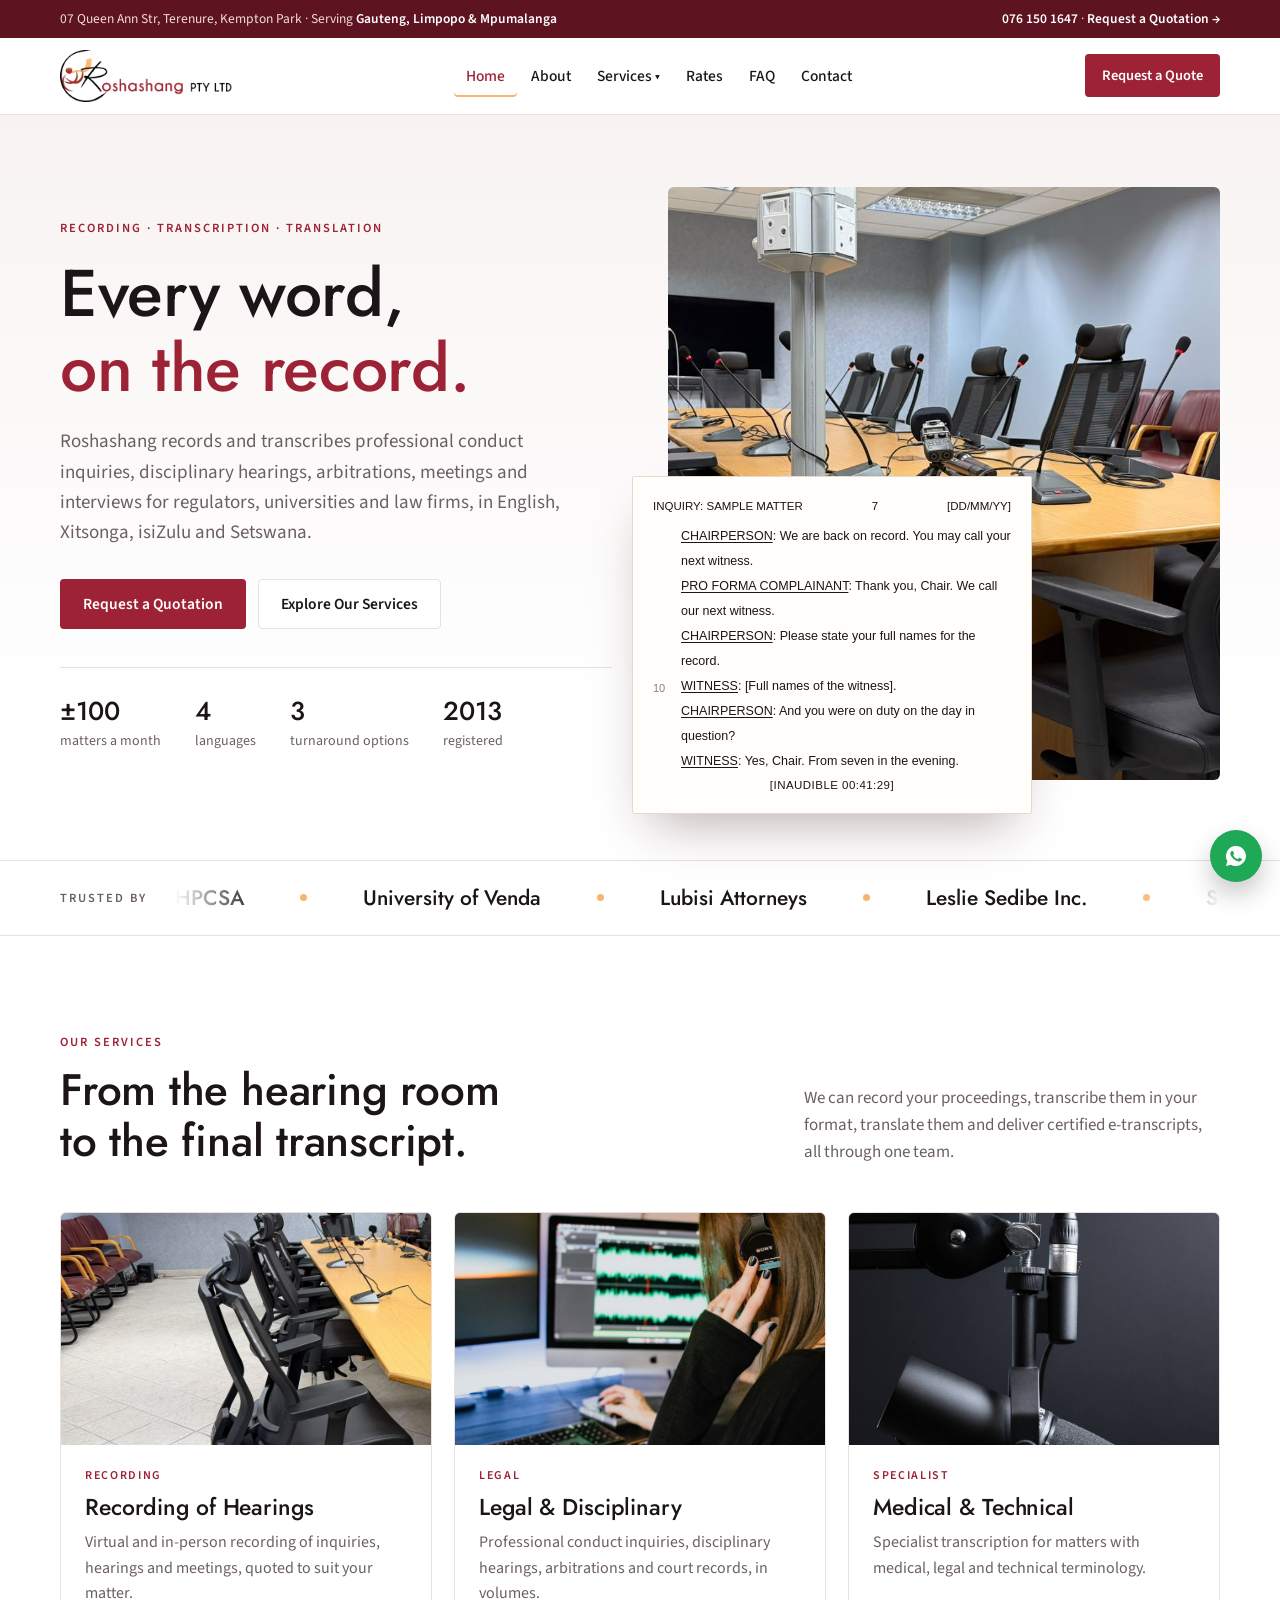
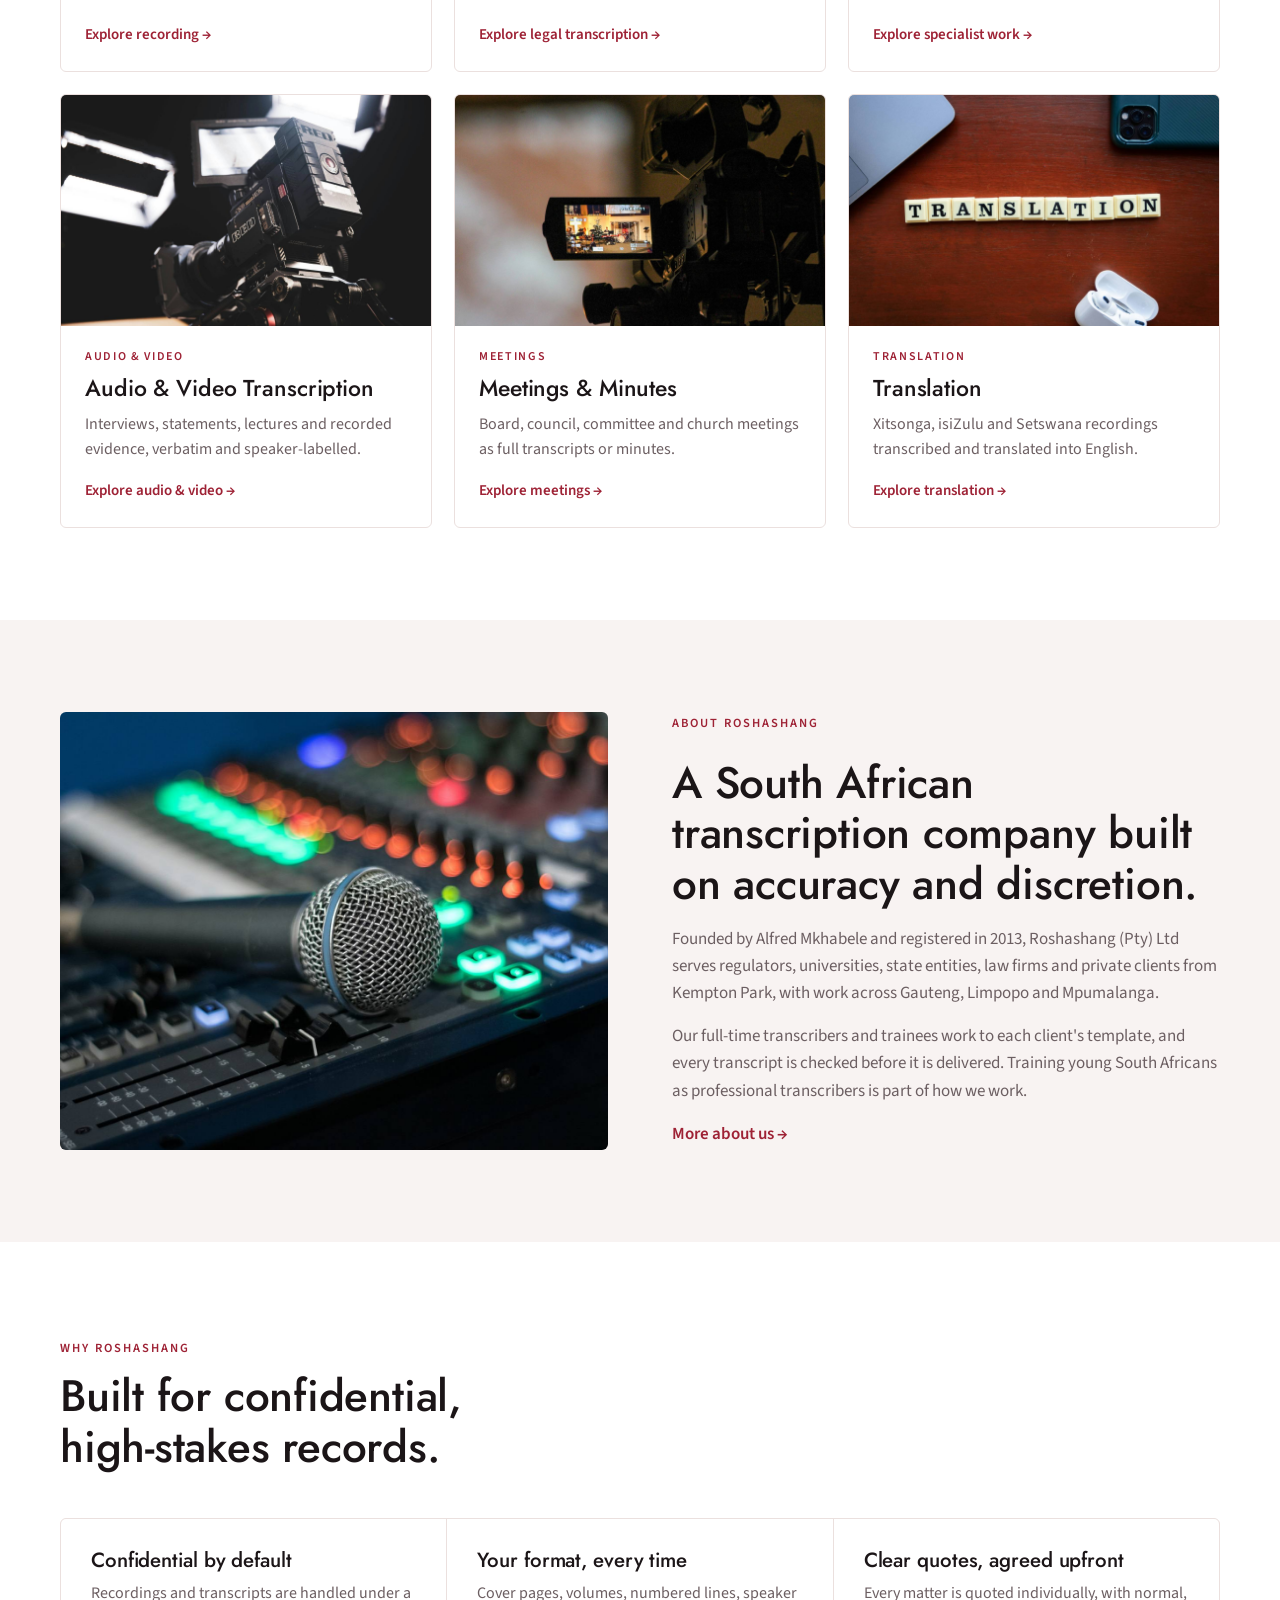
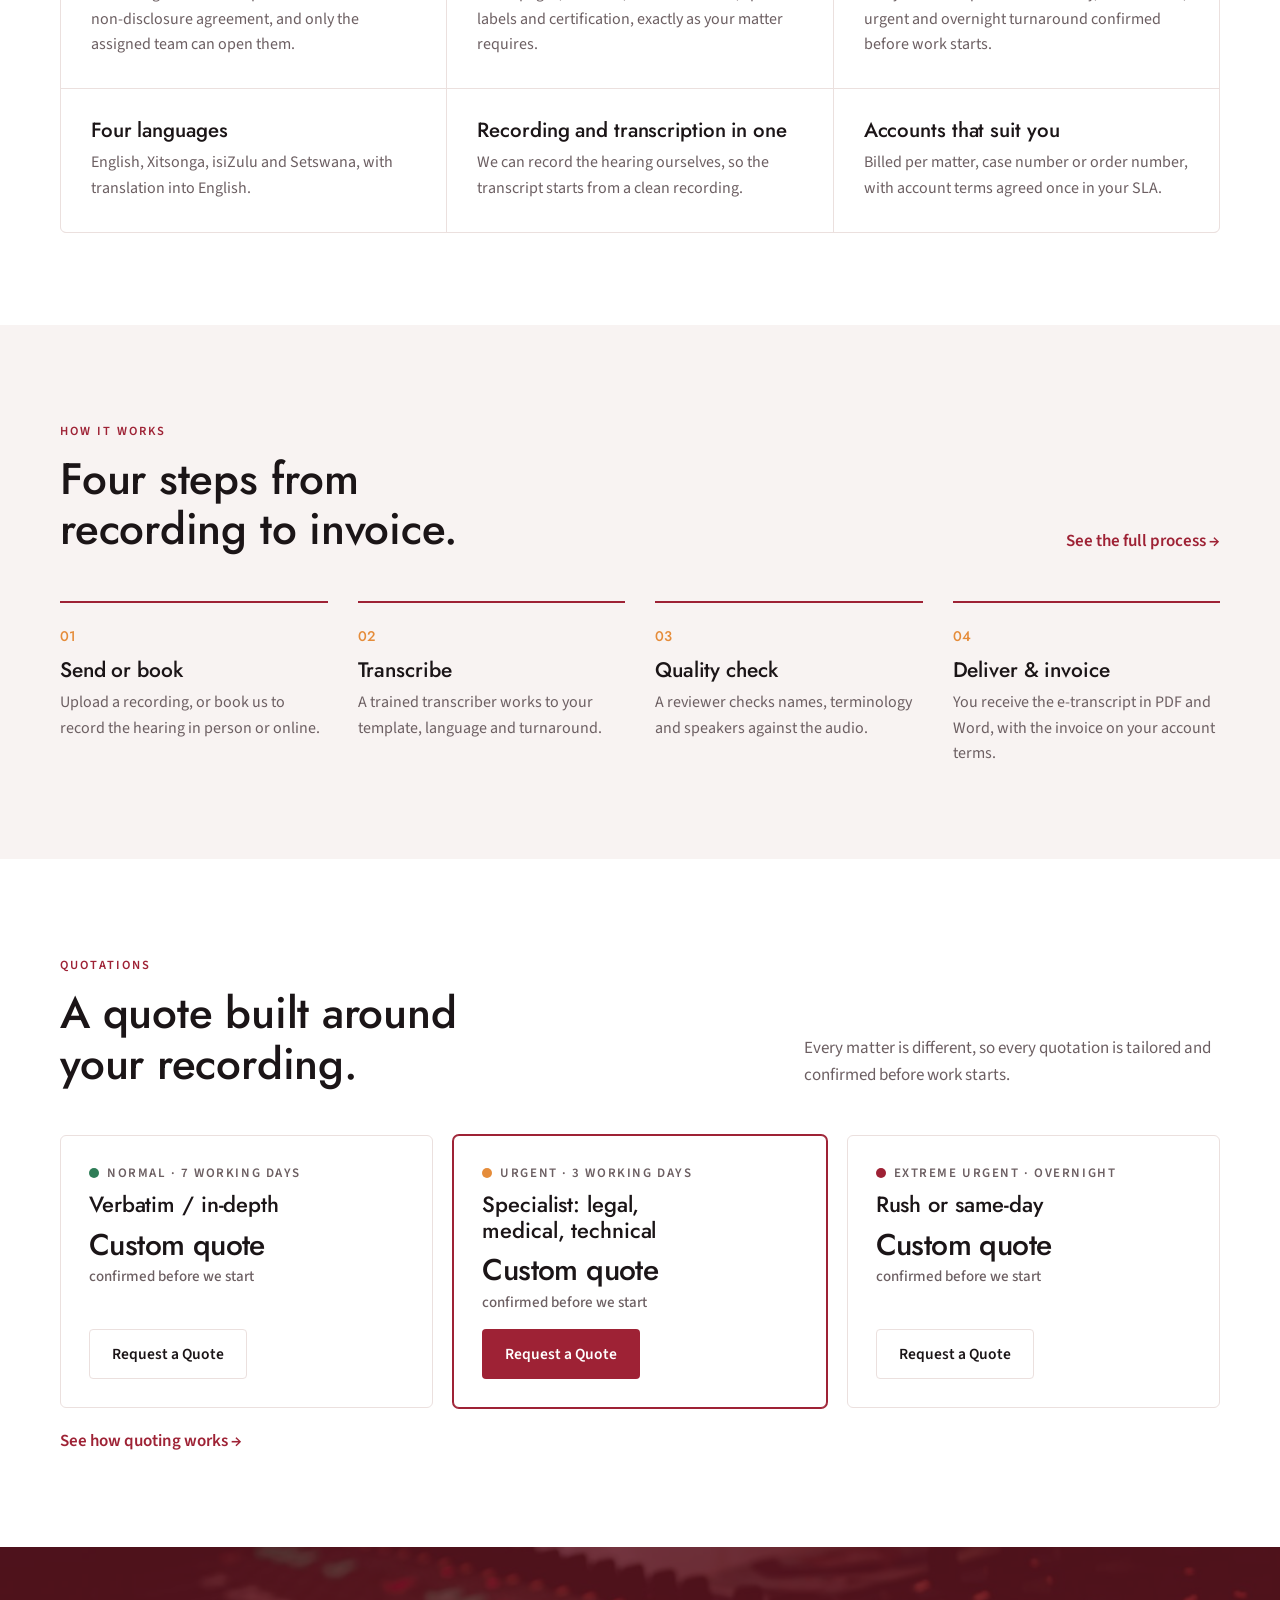
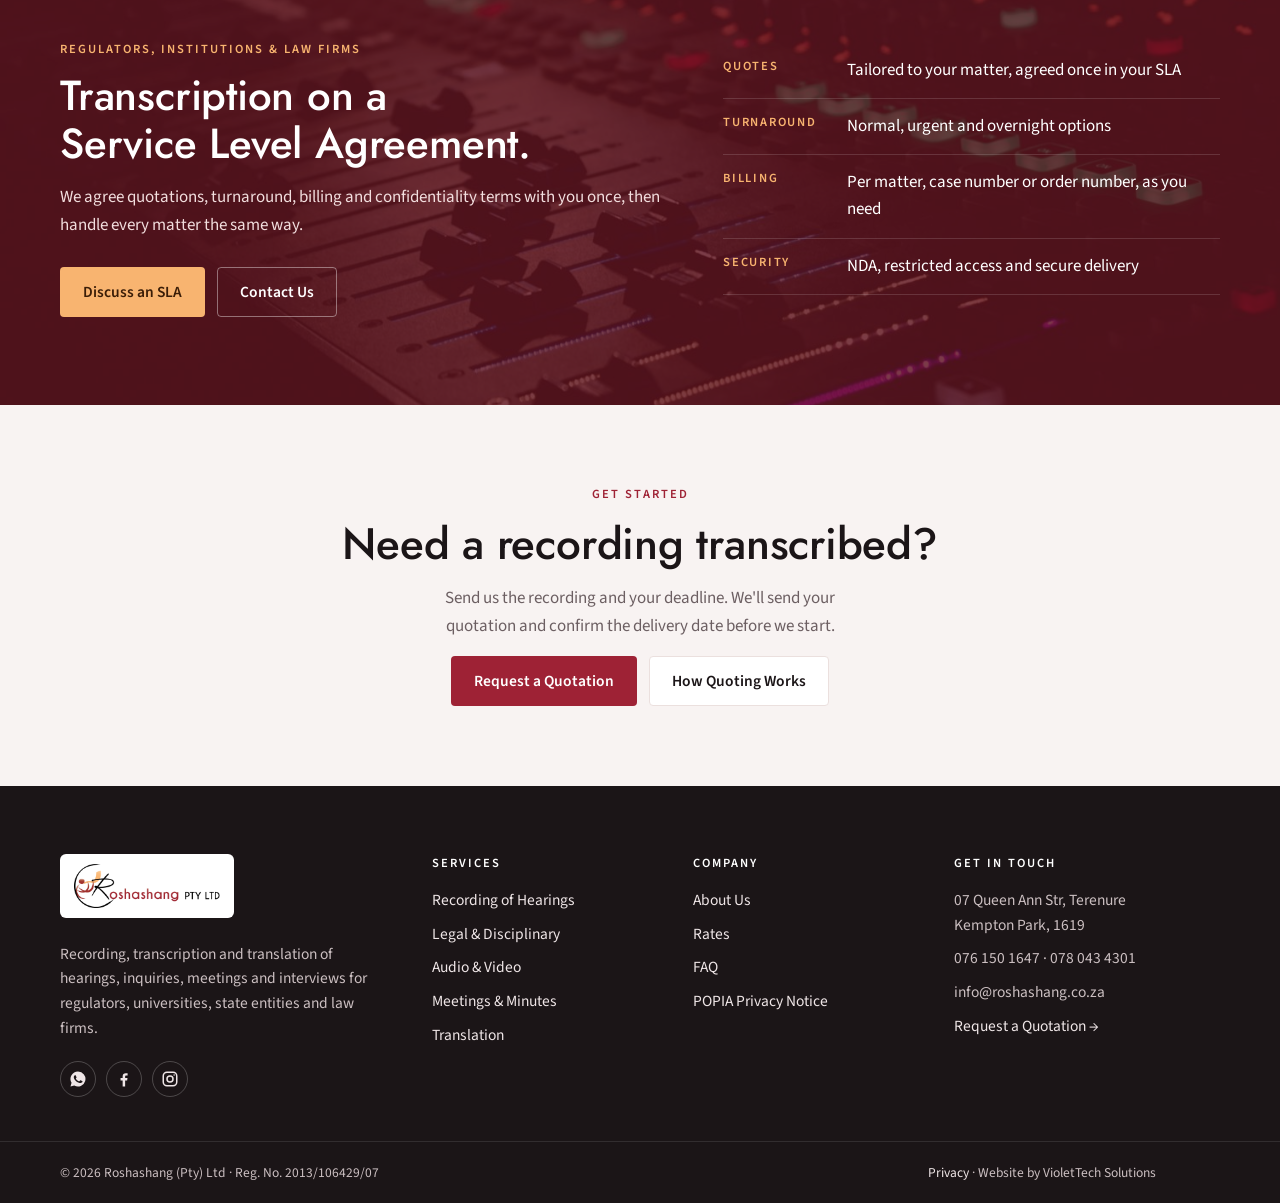
<file: index.html>
<!doctype html>
<html lang="en">
<head>
<meta charset="utf-8">
<meta name="viewport" content="width=device-width, initial-scale=1, viewport-fit=cover">
<title>Roshashang Transcribers</title>
<meta name="description" content="Recording, transcription and translation of hearings, inquiries, meetings and interviews in English, Xitsonga, isiZulu and Setswana.">
<link rel="preconnect" href="https://fonts.googleapis.com"><link rel="preconnect" href="https://fonts.gstatic.com" crossorigin><link rel="stylesheet" href="https://fonts.googleapis.com/css2?family=Jost:wght@400;500;600&family=Source+Sans+3:wght@400;600;700&display=swap"><link rel="stylesheet" href="/site.css?v=4">
</head>
<body>
<div class="util"><div class="wrap"><span>07 Queen Ann Str, Terenure, Kempton Park · Serving <b>Gauteng, Limpopo &amp; Mpumalanga</b></span><span><a href="tel:+27761501647">076 150 1647</a> · <a href="/contact#quote">Request a Quotation →</a></span></div></div>
<header class="nav"><div class="wrap">
  <a class="logo" href="/"><img src="/img/logo.png" alt="Roshashang (Pty) Ltd" width="172" height="52"></a>
  <ul class="menu" id="menu"><li><a href="/" aria-current="page">Home</a></li><li><a href="/about">About</a></li><li><a href="/services" aria-haspopup="true">Services ▾</a><div class="drop"><a href="/services#recording"><b>Recording of Hearings</b><span>Virtual and in-person proceedings</span></a><a href="/services#legal"><b>Legal &amp; Disciplinary</b><span>Inquiries, hearings, arbitrations</span></a><a href="/services#specialist"><b>Medical &amp; Technical</b><span>Specialist terminology</span></a><a href="/services#audio-video"><b>Audio &amp; Video</b><span>Interviews, lectures, evidence</span></a><a href="/services#meetings"><b>Meetings &amp; Minutes</b><span>Boards, councils, committees</span></a><a href="/services#translation"><b>Translation</b><span>Xitsonga, isiZulu, Setswana</span></a><a class="all" href="/services">All services →</a></div></li><li><a href="/rates">Rates</a></li><li><a href="/faq">FAQ</a></li><li><a href="/contact">Contact</a></li></ul>
  <div class="nav-cta"><a class="btn btn-primary" href="/contact#quote">Request a Quote</a><button class="burger" id="burger" aria-expanded="false" aria-controls="menu">Menu</button></div>
</div></header>
<main>
<section class="hero"><div class="wrap">
  <div>
    <span class="eyebrow">Recording · Transcription · Translation</span>
    <h1>Every word, <em>on the record.</em></h1>
    <p class="lead">Roshashang records and transcribes professional conduct inquiries, disciplinary hearings, arbitrations, meetings and interviews for regulators, universities and law firms, in English, Xitsonga, isiZulu and Setswana.</p>
    <div class="actions"><a class="btn btn-primary" href="/contact#quote">Request a Quotation</a><a class="btn btn-ghost" href="/services">Explore Our Services</a></div>
    <div class="facts">
      <div><b>±100</b>matters a month</div>
      <div><b>4</b>languages</div>
      <div><b>3</b>turnaround options</div>
      <div><b>2013</b>registered</div>
    </div>
  </div>
  <div class="hero-visual"><img src="/img/room2.jpg" alt="Hearing room set up with delegate microphones and a field recorder"><div class="page" aria-label="Sample transcript page in Roshashang's house format">
  <div class="ph"><span>INQUIRY: SAMPLE MATTER</span><span>7</span><span>[DD/MM/YY]</span></div>
  <p class="ln"><i></i><span><u>CHAIRPERSON</u>: We are back on record. You may call your next witness.</span></p>
  <p class="ln"><i></i><span><u>PRO FORMA COMPLAINANT</u>: Thank you, Chair. We call our next witness.</span></p>
  <p class="ln"><i></i><span><u>CHAIRPERSON</u>: Please state your full names for the record.</span></p>
  <p class="ln"><i>10</i><span><u>WITNESS</u>: [Full names of the witness].</span></p>
  <p class="ln"><i></i><span><u>CHAIRPERSON</u>: And you were on duty on the day in question?</span></p>
  <p class="ln"><i></i><span><u>WITNESS</u>: Yes, Chair. From seven in the evening.</span></p>
  <p class="c">[INAUDIBLE 00:41:29]</p>
</div></div>
</div></section>
<section class="clients" aria-label="Clients"><div class="wrap"><p>Trusted by</p><div class="marquee"><div class="track"><span>HPCSA</span><span>University of Venda</span><span>Lubisi Attorneys</span><span>Leslie Sedibe Inc.</span><span>Sikhitha Daniels &amp; Associates</span><div aria-hidden="true" style="display:contents"><span>HPCSA</span><span>University of Venda</span><span>NHBRC</span><span>Lubisi Attorneys</span><span>Leslie Sedibe Inc.</span><span>Sikhitha Daniels &amp; Associates</span></div></div></div></div></section>
<section class="block"><div class="wrap">
  <div class="head"><div><span class="eyebrow">Our Services</span><h2>From the hearing room to the final transcript.</h2></div><p>We can record your proceedings, transcribe them in your format, translate them and deliver certified e-transcripts, all through one team.</p></div>
  <div class="cards">
    <a class="card" href="/services#recording"><img src="/img/room1.jpg" alt="Hearing room with delegate microphones on the table"><div class="in"><small>Recording</small><h3>Recording of Hearings</h3><p>Virtual and in-person recording of inquiries, hearings and meetings, quoted to suit your matter.</p><span class="more">Explore recording →</span></div></a>
    <a class="card" href="/services#legal"><img src="/img/hero.jpg" alt="Transcriber listening to a recording"><div class="in"><small>Legal</small><h3>Legal &amp; Disciplinary</h3><p>Professional conduct inquiries, disciplinary hearings, arbitrations and court records, in volumes.</p><span class="more">Explore legal transcription →</span></div></a>
    <a class="card" href="/services#specialist"><img src="/img/mic.jpg" alt="Studio microphone"><div class="in"><small>Specialist</small><h3>Medical &amp; Technical</h3><p>Specialist transcription for matters with medical, legal and technical terminology.</p><span class="more">Explore specialist work →</span></div></a>
    <a class="card" href="/services#audio-video"><img src="/img/camera.jpg" alt="Cinema camera on a tripod"><div class="in"><small>Audio &amp; Video</small><h3>Audio &amp; Video Transcription</h3><p>Interviews, statements, lectures and recorded evidence, verbatim and speaker-labelled.</p><span class="more">Explore audio &amp; video →</span></div></a>
    <a class="card" href="/services#meetings"><img src="/img/church.jpg" alt="Camcorder recording a meeting"><div class="in"><small>Meetings</small><h3>Meetings &amp; Minutes</h3><p>Board, council, committee and church meetings as full transcripts or minutes.</p><span class="more">Explore meetings →</span></div></a>
    <a class="card" href="/services#translation"><img src="/img/translation.jpg" alt="Letter tiles spelling translation"><div class="in"><small>Translation</small><h3>Translation</h3><p>Xitsonga, isiZulu and Setswana recordings transcribed and translated into English.</p><span class="more">Explore translation →</span></div></a>
  </div>
</div></section>
<section class="block alt"><div class="wrap split">
  <div class="media"><img src="/img/micmixer.jpg" alt="Microphone resting on a sound mixing desk"></div>
  <div class="txt">
    <span class="eyebrow">About Roshashang</span>
    <h2 class="h2">A South African transcription company built on accuracy and discretion.</h2>
    <p>Founded by Alfred Mkhabele and registered in 2013, Roshashang (Pty) Ltd serves regulators, universities, state entities, law firms and private clients from Kempton Park, with work across Gauteng, Limpopo and Mpumalanga.</p>
    <p>Our full-time transcribers and trainees work to each client's template, and every transcript is checked before it is delivered. Training young South Africans as professional transcribers is part of how we work.</p>
    <a class="link" href="/about">More about us →</a>
  </div>
</div></section>
<section class="block"><div class="wrap">
  <div class="head"><div><span class="eyebrow">Why Roshashang</span><h2>Built for confidential, high-stakes records.</h2></div></div>
  <div class="why">
    <div><h3>Confidential by default</h3><p>Recordings and transcripts are handled under a non-disclosure agreement, and only the assigned team can open them.</p></div>
    <div><h3>Your format, every time</h3><p>Cover pages, volumes, numbered lines, speaker labels and certification, exactly as your matter requires.</p></div>
    <div><h3>Clear quotes, agreed upfront</h3><p>Every matter is quoted individually, with normal, urgent and overnight turnaround confirmed before work starts.</p></div>
    <div><h3>Four languages</h3><p>English, Xitsonga, isiZulu and Setswana, with translation into English.</p></div>
    <div><h3>Recording and transcription in one</h3><p>We can record the hearing ourselves, so the transcript starts from a clean recording.</p></div>
    <div><h3>Accounts that suit you</h3><p>Billed per matter, case number or order number, with account terms agreed once in your SLA.</p></div>
  </div>
</div></section>
<section class="block alt"><div class="wrap">
  <div class="head"><div><span class="eyebrow">How It Works</span><h2>Four steps from recording to invoice.</h2></div><a class="link" href="/services#process">See the full process →</a></div>
  <div class="steps">
    <div class="step"><span class="n">01</span><h3>Send or book</h3><p>Upload a recording, or book us to record the hearing in person or online.</p></div>
    <div class="step"><span class="n">02</span><h3>Transcribe</h3><p>A trained transcriber works to your template, language and turnaround.</p></div>
    <div class="step"><span class="n">03</span><h3>Quality check</h3><p>A reviewer checks names, terminology and speakers against the audio.</p></div>
    <div class="step"><span class="n">04</span><h3>Deliver &amp; invoice</h3><p>You receive the e-transcript in PDF and Word, with the invoice on your account terms.</p></div>
  </div>
</div></section>
<section class="block"><div class="wrap">
  <div class="head"><div><span class="eyebrow">Quotations</span><h2>A quote built around your recording.</h2></div><p>Every matter is different, so every quotation is tailored and confirmed before work starts.</p></div>
  <div class="rates">
    <div class="rate" style="--c:#2f7d57"><span class="tier">Normal · 7 working days</span><h3>Verbatim / in-depth</h3><div class="price q">Custom quote <small>confirmed before we start</small></div><a class="btn btn-ghost" href="/contact?tat=normal#quote">Request a Quote</a></div>
    <div class="rate feature" style="--c:#e58c3a"><span class="tier">Urgent · 3 working days</span><h3>Specialist: legal, medical, technical</h3><div class="price q">Custom quote <small>confirmed before we start</small></div><a class="btn btn-primary" href="/contact?tat=urgent#quote">Request a Quote</a></div>
    <div class="rate" style="--c:#9e2235"><span class="tier">Extreme urgent · overnight</span><h3>Rush or same-day</h3><div class="price q">Custom quote <small>confirmed before we start</small></div><a class="btn btn-ghost" href="/contact?tat=extreme#quote">Request a Quote</a></div>
  </div>
  <p style="margin-top:20px"><a class="link" href="/rates">See how quoting works →</a></p>
</div></section>
<section class="band"><img src="/img/mixer.jpg" alt=""><div class="wrap">
  <div><span class="eyebrow">Regulators, Institutions &amp; Law Firms</span><h2>Transcription on a Service Level Agreement.</h2><p>We agree quotations, turnaround, billing and confidentiality terms with you once, then handle every matter the same way.</p>
    <div style="display:flex;gap:12px;flex-wrap:wrap;margin-top:28px"><a class="btn btn-amber" href="/contact#quote">Discuss an SLA</a><a class="btn btn-line" href="/contact">Contact Us</a></div></div>
  <ul>
    <li><b>QUOTES</b><span>Tailored to your matter, agreed once in your SLA</span></li>
    <li><b>TURNAROUND</b><span>Normal, urgent and overnight options</span></li>
    <li><b>BILLING</b><span>Per matter, case number or order number, as you need</span></li>
    <li><b>SECURITY</b><span>NDA, restricted access and secure delivery</span></li>
  </ul>
</div></section>
<section class="cta"><div class="wrap"><span class="eyebrow">Get started</span><h2>Need a recording transcribed?</h2><p>Send us the recording and your deadline. We'll send your quotation and confirm the delivery date before we start.</p><div style="display:flex;gap:12px;flex-wrap:wrap;justify-content:center"><a class="btn btn-primary" href="/contact#quote">Request a Quotation</a><a class="btn btn-ghost" href="/rates">How Quoting Works</a></div></div></section>
</main>
<footer>
  <div class="wrap">
    <div class="about"><span class="fl"><img src="/img/logo.png" alt="Roshashang (Pty) Ltd"></span><p>Recording, transcription and translation of hearings, inquiries, meetings and interviews for regulators, universities, state entities and law firms.</p><div class="social"><a href="https://wa.me/27820485072?text=Hi%20Roshashang%2C%20I%27d%20like%20a%20transcription%20quote" target="_blank" rel="noopener" aria-label="WhatsApp" title="WhatsApp" data-tip="WhatsApp"><svg width="18" height="18" style="width:18px;height:18px" viewBox="0 0 24 24" fill="currentColor" aria-hidden="true"><path d="M12 2a10 10 0 0 0-8.6 15.1L2 22l5-1.3A10 10 0 1 0 12 2zm5.3 14.2c-.2.6-1.3 1.2-1.8 1.2-.5.1-1 .2-3.3-.7-2.8-1.1-4.5-3.9-4.7-4.1-.1-.2-1.1-1.5-1.1-2.9s.7-2.1 1-2.4c.2-.3.5-.3.7-.3h.5c.2 0 .4 0 .6.5l.8 2c.1.2.1.4 0 .5l-.3.5-.4.4c-.1.2-.3.3-.1.6.2.3.8 1.3 1.7 2.1 1.2 1 2.1 1.3 2.4 1.5.3.1.5.1.6-.1l.9-1.1c.2-.3.4-.2.7-.1l1.9.9c.3.1.5.2.5.3.1.2.1.7-.1 1.2z"/></svg></a><a href="https://www.facebook.com/share/1EuR9v8PKz/" target="_blank" rel="noopener" aria-label="Facebook" title="Facebook" data-tip="Facebook"><svg width="18" height="18" style="width:18px;height:18px" viewBox="0 0 24 24" fill="currentColor" aria-hidden="true"><path d="M13.5 22v-8h2.7l.4-3.2h-3.1V8.8c0-.9.3-1.5 1.6-1.5h1.7V4.4c-.3 0-1.3-.1-2.5-.1-2.5 0-4.1 1.5-4.1 4.2v2.3H7.4V14h2.8v8h3.3z"/></svg></a><a href="https://www.instagram.com/roshashang_transcribers/" target="_blank" rel="noopener" aria-label="Instagram" title="Instagram" data-tip="Instagram"><svg width="18" height="18" style="width:18px;height:18px" viewBox="0 0 24 24" fill="none" stroke="currentColor" stroke-width="2" aria-hidden="true"><rect x="3" y="3" width="18" height="18" rx="5"/><circle cx="12" cy="12" r="4"/><circle cx="17.5" cy="6.5" r="1" fill="currentColor" stroke="none"/></svg></a></div></div>
    <div><h4>Services</h4><ul><li><a href="/services#recording">Recording of Hearings</a></li><li><a href="/services#legal">Legal &amp; Disciplinary</a></li><li><a href="/services#audio-video">Audio &amp; Video</a></li><li><a href="/services#meetings">Meetings &amp; Minutes</a></li><li><a href="/services#translation">Translation</a></li></ul></div>
    <div><h4>Company</h4><ul><li><a href="/about">About Us</a></li><li><a href="/rates">Rates</a></li><li><a href="/faq">FAQ</a></li><li><a href="/privacy">POPIA Privacy Notice</a></li></ul></div>
    <div><h4>Get in touch</h4><ul><li>07 Queen Ann Str, Terenure<br>Kempton Park, 1619</li><li>076 150 1647 · 078 043 4301</li><li>info@roshashang.co.za</li><li><a href="/contact#quote">Request a Quotation →</a></li></ul></div>
  </div>
  <div class="legal"><div class="wrap"><span>© 2026 Roshashang (Pty) Ltd · Reg. No. 2013/106429/07</span><span><a href="/privacy">Privacy</a> · Website by VioletTech Solutions</span></div></div>
</footer>
<a class="wa" aria-label="WhatsApp us" title="WhatsApp us" href="https://wa.me/27820485072?text=Hi%20Roshashang%2C%20I%27d%20like%20a%20transcription%20quote" target="_blank" rel="noopener"><svg width="24" height="24" viewBox="0 0 24 24" fill="currentColor" aria-hidden="true"><path d="M12 2a10 10 0 0 0-8.6 15.1L2 22l5-1.3A10 10 0 1 0 12 2zm5.3 14.2c-.2.6-1.3 1.2-1.8 1.2-.5.1-1 .2-3.3-.7-2.8-1.1-4.5-3.9-4.7-4.1-.1-.2-1.1-1.5-1.1-2.9s.7-2.1 1-2.4c.2-.3.5-.3.7-.3h.5c.2 0 .4 0 .6.5l.8 2c.1.2.1.4 0 .5l-.3.5-.4.4c-.1.2-.3.3-.1.6.2.3.8 1.3 1.7 2.1 1.2 1 2.1 1.3 2.4 1.5.3.1.5.1.6-.1l.9-1.1c.2-.3.4-.2.7-.1l1.9.9c.3.1.5.2.5.3.1.2.1.7-.1 1.2z"/></svg><span>WhatsApp us</span></a>
<script src="/site.js?v=4"></script>
</body>
</html>
</file>
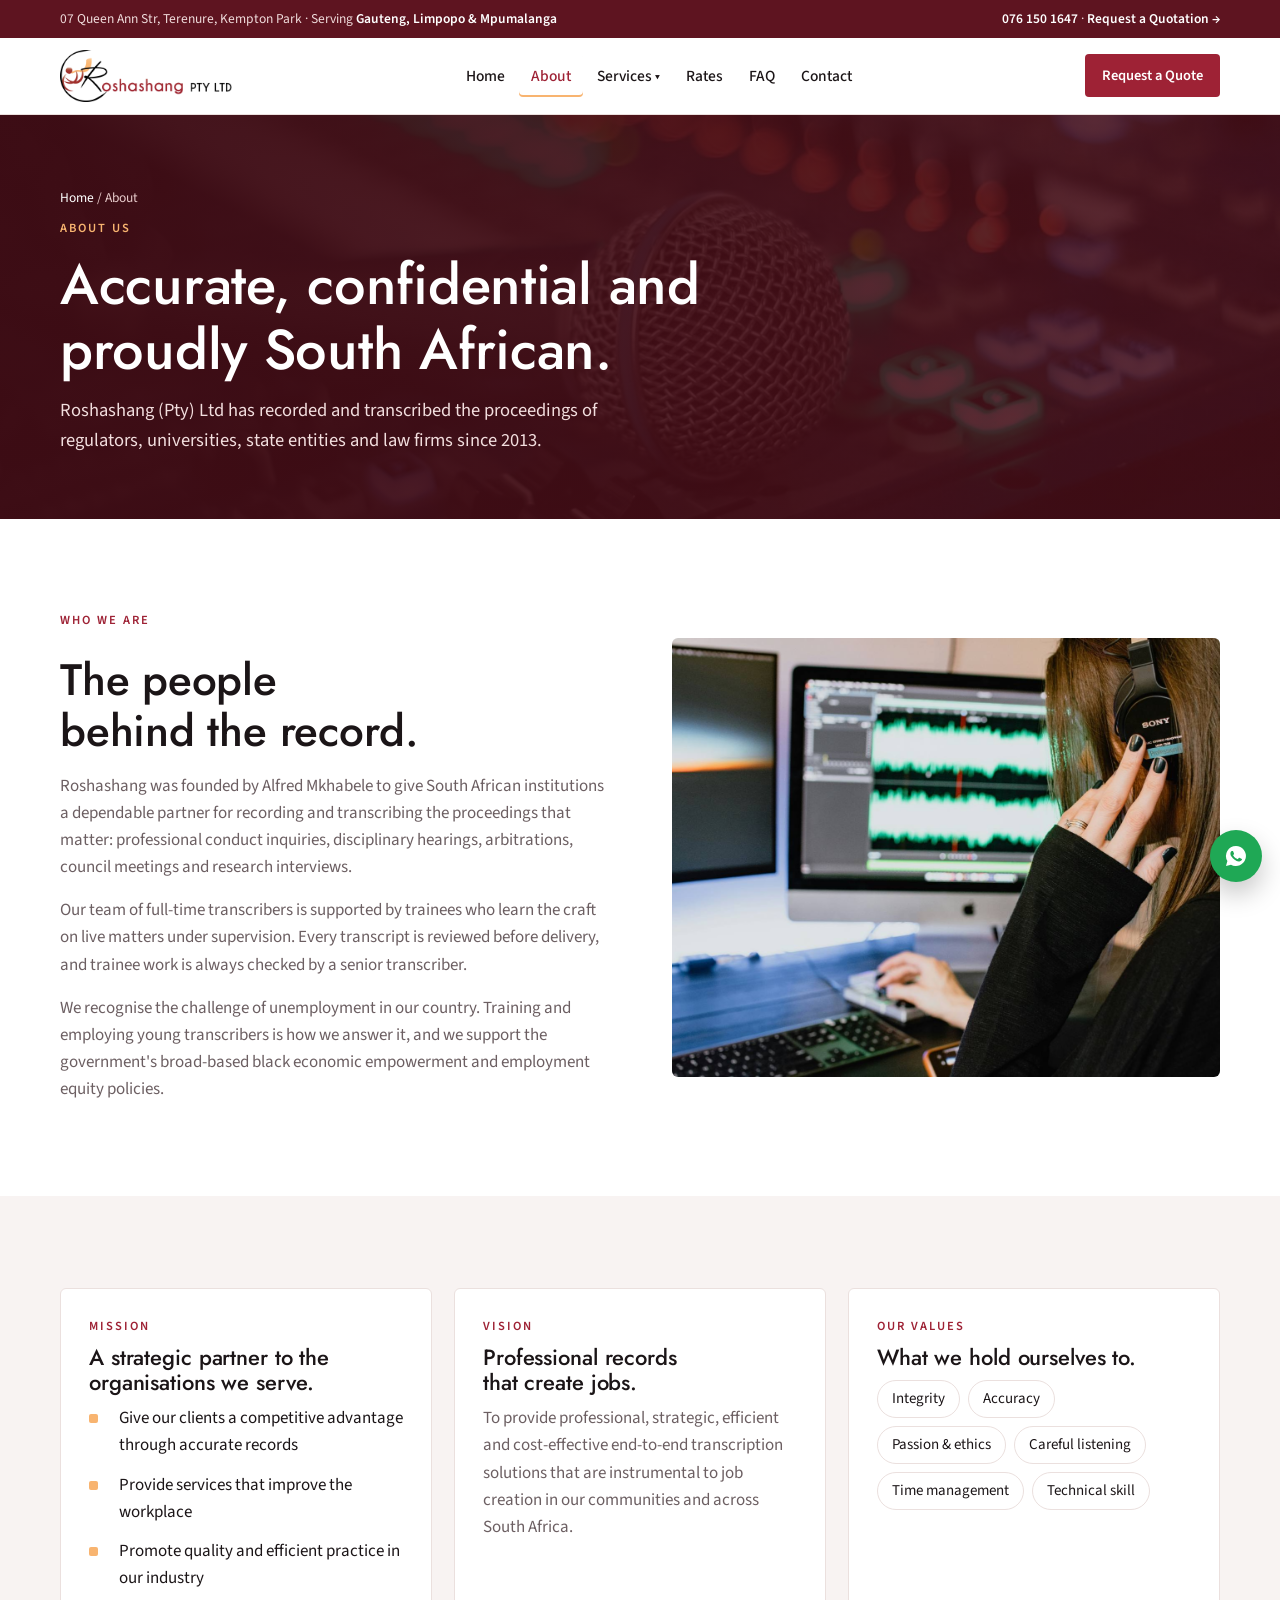
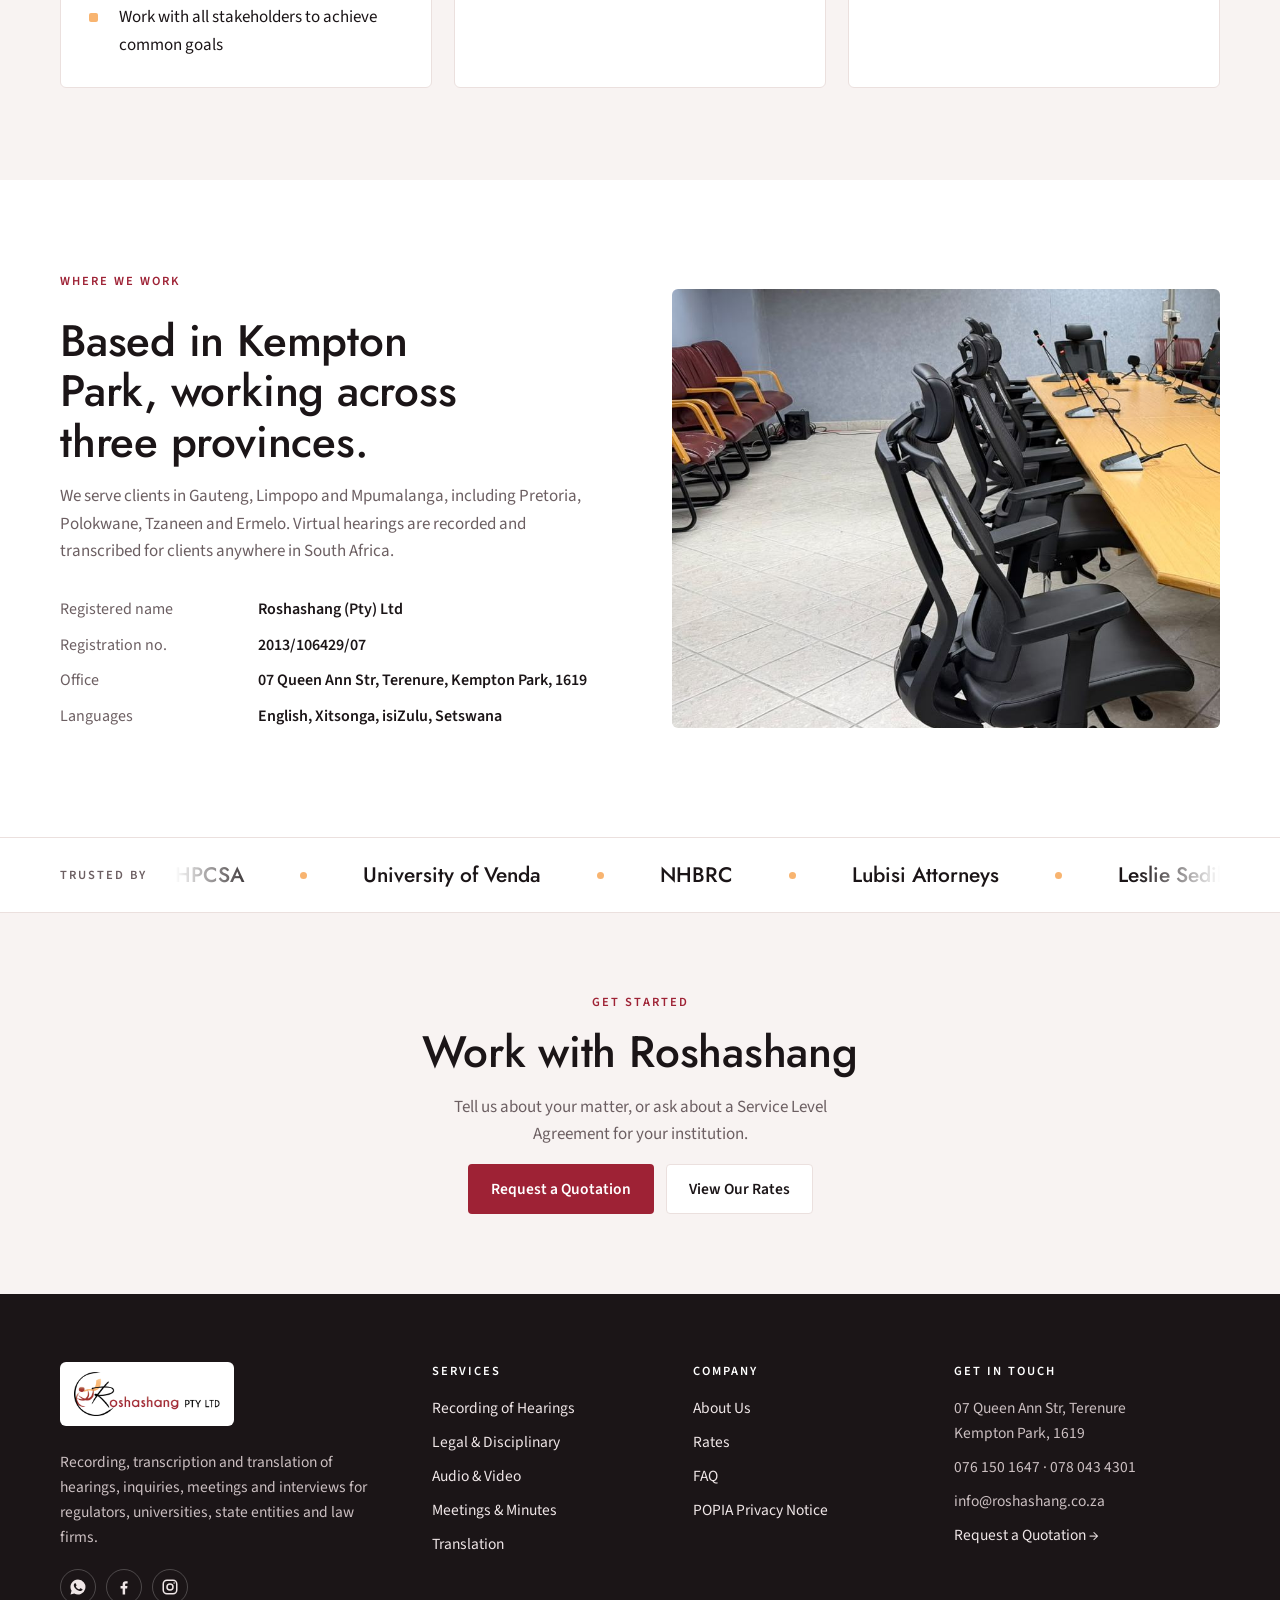
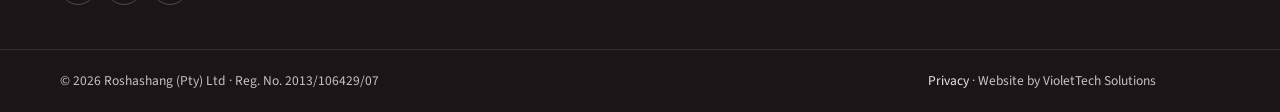
<file: about.html>
<!doctype html>
<html lang="en">
<head>
<meta charset="utf-8">
<meta name="viewport" content="width=device-width, initial-scale=1, viewport-fit=cover">
<title>About · Roshashang</title>
<meta name="description" content="About Roshashang (Pty) Ltd, a Kempton Park transcription company registered in 2013.">
<link rel="preconnect" href="https://fonts.googleapis.com"><link rel="preconnect" href="https://fonts.gstatic.com" crossorigin><link rel="stylesheet" href="https://fonts.googleapis.com/css2?family=Jost:wght@400;500;600&family=Source+Sans+3:wght@400;600;700&display=swap"><link rel="stylesheet" href="/site.css?v=4">
</head>
<body>
<div class="util"><div class="wrap"><span>07 Queen Ann Str, Terenure, Kempton Park · Serving <b>Gauteng, Limpopo &amp; Mpumalanga</b></span><span><a href="tel:+27761501647">076 150 1647</a> · <a href="/contact#quote">Request a Quotation →</a></span></div></div>
<header class="nav"><div class="wrap">
  <a class="logo" href="/"><img src="/img/logo.png" alt="Roshashang (Pty) Ltd" width="172" height="52"></a>
  <ul class="menu" id="menu"><li><a href="/">Home</a></li><li><a href="/about" aria-current="page">About</a></li><li><a href="/services" aria-haspopup="true">Services ▾</a><div class="drop"><a href="/services#recording"><b>Recording of Hearings</b><span>Virtual and in-person proceedings</span></a><a href="/services#legal"><b>Legal &amp; Disciplinary</b><span>Inquiries, hearings, arbitrations</span></a><a href="/services#specialist"><b>Medical &amp; Technical</b><span>Specialist terminology</span></a><a href="/services#audio-video"><b>Audio &amp; Video</b><span>Interviews, lectures, evidence</span></a><a href="/services#meetings"><b>Meetings &amp; Minutes</b><span>Boards, councils, committees</span></a><a href="/services#translation"><b>Translation</b><span>Xitsonga, isiZulu, Setswana</span></a><a class="all" href="/services">All services →</a></div></li><li><a href="/rates">Rates</a></li><li><a href="/faq">FAQ</a></li><li><a href="/contact">Contact</a></li></ul>
  <div class="nav-cta"><a class="btn btn-primary" href="/contact#quote">Request a Quote</a><button class="burger" id="burger" aria-expanded="false" aria-controls="menu">Menu</button></div>
</div></header>
<main>
<section class="phero"><img src="/img/micmixer.jpg" alt=""><div class="wrap"><div class="crumb"><a href="/">Home</a> / About</div><span class="eyebrow">About Us</span><h1>Accurate, confidential and proudly South African.</h1><p>Roshashang (Pty) Ltd has recorded and transcribed the proceedings of regulators, universities, state entities and law firms since 2013.</p></div></section>
<section class="block"><div class="wrap split">
  <div class="txt">
    <span class="eyebrow">Who we are</span>
    <h2 class="h2">The people behind the record.</h2>
    <p>Roshashang was founded by Alfred Mkhabele to give South African institutions a dependable partner for recording and transcribing the proceedings that matter: professional conduct inquiries, disciplinary hearings, arbitrations, council meetings and research interviews.</p>
    <p>Our team of full-time transcribers is supported by trainees who learn the craft on live matters under supervision. Every transcript is reviewed before delivery, and trainee work is always checked by a senior transcriber.</p>
    <p>We recognise the challenge of unemployment in our country. Training and employing young transcribers is how we answer it, and we support the government's broad-based black economic empowerment and employment equity policies.</p>
  </div>
  <div class="media"><img src="/img/hero.jpg" alt="Transcriber at work"></div>
</div></section>
<section class="block alt"><div class="wrap">
  <div class="trio">
    <div><span class="eyebrow">Mission</span><h3>A strategic partner to the organisations we serve.</h3><ul class="ticks"><li>Give our clients a competitive advantage through accurate records</li><li>Provide services that improve the workplace</li><li>Promote quality and efficient practice in our industry</li><li>Work with all stakeholders to achieve common goals</li></ul></div>
    <div><span class="eyebrow">Vision</span><h3>Professional records that create jobs.</h3><p>To provide professional, strategic, efficient and cost-effective end-to-end transcription solutions that are instrumental to job creation in our communities and across South Africa.</p></div>
    <div><span class="eyebrow">Our values</span><h3>What we hold ourselves to.</h3><div class="pills"><span>Integrity</span><span>Accuracy</span><span>Passion &amp; ethics</span><span>Careful listening</span><span>Time management</span><span>Technical skill</span></div></div>
  </div>
</div></section>
<section class="block"><div class="wrap split rev">
  <div class="media"><img src="/img/room1.jpg" alt="Hearing room prepared for recording"></div>
  <div class="txt">
    <span class="eyebrow">Where we work</span>
    <h2 class="h2">Based in Kempton Park, working across three provinces.</h2>
    <p>We serve clients in Gauteng, Limpopo and Mpumalanga, including Pretoria, Polokwane, Tzaneen and Ermelo. Virtual hearings are recorded and transcribed for clients anywhere in South Africa.</p>
    <dl class="kv">
      <dt>Registered name</dt><dd>Roshashang (Pty) Ltd</dd>
      <dt>Registration no.</dt><dd>2013/106429/07</dd>
      <dt>Office</dt><dd>07 Queen Ann Str, Terenure, Kempton Park, 1619</dd>
      <dt>Languages</dt><dd>English, Xitsonga, isiZulu, Setswana</dd>
    </dl>
  </div>
</div></section>
<section class="clients" aria-label="Clients"><div class="wrap"><p>Trusted by</p><div class="marquee"><div class="track"><span>HPCSA</span><span>University of Venda</span><span>NHBRC</span><span>Lubisi Attorneys</span><span>Leslie Sedibe Inc.</span><span>Sikhitha Daniels &amp; Associates</span><div aria-hidden="true" style="display:contents"><span>HPCSA</span><span>University of Venda</span><span>NHBRC</span><span>Lubisi Attorneys</span><span>Leslie Sedibe Inc.</span><span>Sikhitha Daniels &amp; Associates</span></div></div></div></div></section>
<section class="cta"><div class="wrap"><span class="eyebrow">Get started</span><h2>Work with Roshashang</h2><p>Tell us about your matter, or ask about a Service Level Agreement for your institution.</p><div style="display:flex;gap:12px;flex-wrap:wrap;justify-content:center"><a class="btn btn-primary" href="/contact#quote">Request a Quotation</a><a class="btn btn-ghost" href="/rates">View Our Rates</a></div></div></section>
</main>
<footer>
  <div class="wrap">
    <div class="about"><span class="fl"><img src="/img/logo.png" alt="Roshashang (Pty) Ltd"></span><p>Recording, transcription and translation of hearings, inquiries, meetings and interviews for regulators, universities, state entities and law firms.</p><div class="social"><a href="https://wa.me/27820485072?text=Hi%20Roshashang%2C%20I%27d%20like%20a%20transcription%20quote" target="_blank" rel="noopener" aria-label="WhatsApp" title="WhatsApp" data-tip="WhatsApp"><svg width="18" height="18" style="width:18px;height:18px" viewBox="0 0 24 24" fill="currentColor" aria-hidden="true"><path d="M12 2a10 10 0 0 0-8.6 15.1L2 22l5-1.3A10 10 0 1 0 12 2zm5.3 14.2c-.2.6-1.3 1.2-1.8 1.2-.5.1-1 .2-3.3-.7-2.8-1.1-4.5-3.9-4.7-4.1-.1-.2-1.1-1.5-1.1-2.9s.7-2.1 1-2.4c.2-.3.5-.3.7-.3h.5c.2 0 .4 0 .6.5l.8 2c.1.2.1.4 0 .5l-.3.5-.4.4c-.1.2-.3.3-.1.6.2.3.8 1.3 1.7 2.1 1.2 1 2.1 1.3 2.4 1.5.3.1.5.1.6-.1l.9-1.1c.2-.3.4-.2.7-.1l1.9.9c.3.1.5.2.5.3.1.2.1.7-.1 1.2z"/></svg></a><a href="https://www.facebook.com/share/1EuR9v8PKz/" target="_blank" rel="noopener" aria-label="Facebook" title="Facebook" data-tip="Facebook"><svg width="18" height="18" style="width:18px;height:18px" viewBox="0 0 24 24" fill="currentColor" aria-hidden="true"><path d="M13.5 22v-8h2.7l.4-3.2h-3.1V8.8c0-.9.3-1.5 1.6-1.5h1.7V4.4c-.3 0-1.3-.1-2.5-.1-2.5 0-4.1 1.5-4.1 4.2v2.3H7.4V14h2.8v8h3.3z"/></svg></a><a href="https://www.instagram.com/roshashang_transcribers/" target="_blank" rel="noopener" aria-label="Instagram" title="Instagram" data-tip="Instagram"><svg width="18" height="18" style="width:18px;height:18px" viewBox="0 0 24 24" fill="none" stroke="currentColor" stroke-width="2" aria-hidden="true"><rect x="3" y="3" width="18" height="18" rx="5"/><circle cx="12" cy="12" r="4"/><circle cx="17.5" cy="6.5" r="1" fill="currentColor" stroke="none"/></svg></a></div></div>
    <div><h4>Services</h4><ul><li><a href="/services#recording">Recording of Hearings</a></li><li><a href="/services#legal">Legal &amp; Disciplinary</a></li><li><a href="/services#audio-video">Audio &amp; Video</a></li><li><a href="/services#meetings">Meetings &amp; Minutes</a></li><li><a href="/services#translation">Translation</a></li></ul></div>
    <div><h4>Company</h4><ul><li><a href="/about">About Us</a></li><li><a href="/rates">Rates</a></li><li><a href="/faq">FAQ</a></li><li><a href="/privacy">POPIA Privacy Notice</a></li></ul></div>
    <div><h4>Get in touch</h4><ul><li>07 Queen Ann Str, Terenure<br>Kempton Park, 1619</li><li>076 150 1647 · 078 043 4301</li><li>info@roshashang.co.za</li><li><a href="/contact#quote">Request a Quotation →</a></li></ul></div>
  </div>
  <div class="legal"><div class="wrap"><span>© 2026 Roshashang (Pty) Ltd · Reg. No. 2013/106429/07</span><span><a href="/privacy">Privacy</a> · Website by VioletTech Solutions</span></div></div>
</footer>
<a class="wa" aria-label="WhatsApp us" title="WhatsApp us" href="https://wa.me/27820485072?text=Hi%20Roshashang%2C%20I%27d%20like%20a%20transcription%20quote" target="_blank" rel="noopener"><svg width="24" height="24" viewBox="0 0 24 24" fill="currentColor" aria-hidden="true"><path d="M12 2a10 10 0 0 0-8.6 15.1L2 22l5-1.3A10 10 0 1 0 12 2zm5.3 14.2c-.2.6-1.3 1.2-1.8 1.2-.5.1-1 .2-3.3-.7-2.8-1.1-4.5-3.9-4.7-4.1-.1-.2-1.1-1.5-1.1-2.9s.7-2.1 1-2.4c.2-.3.5-.3.7-.3h.5c.2 0 .4 0 .6.5l.8 2c.1.2.1.4 0 .5l-.3.5-.4.4c-.1.2-.3.3-.1.6.2.3.8 1.3 1.7 2.1 1.2 1 2.1 1.3 2.4 1.5.3.1.5.1.6-.1l.9-1.1c.2-.3.4-.2.7-.1l1.9.9c.3.1.5.2.5.3.1.2.1.7-.1 1.2z"/></svg><span>WhatsApp us</span></a>
<script src="/site.js?v=4"></script>
</body>
</html>
</file>
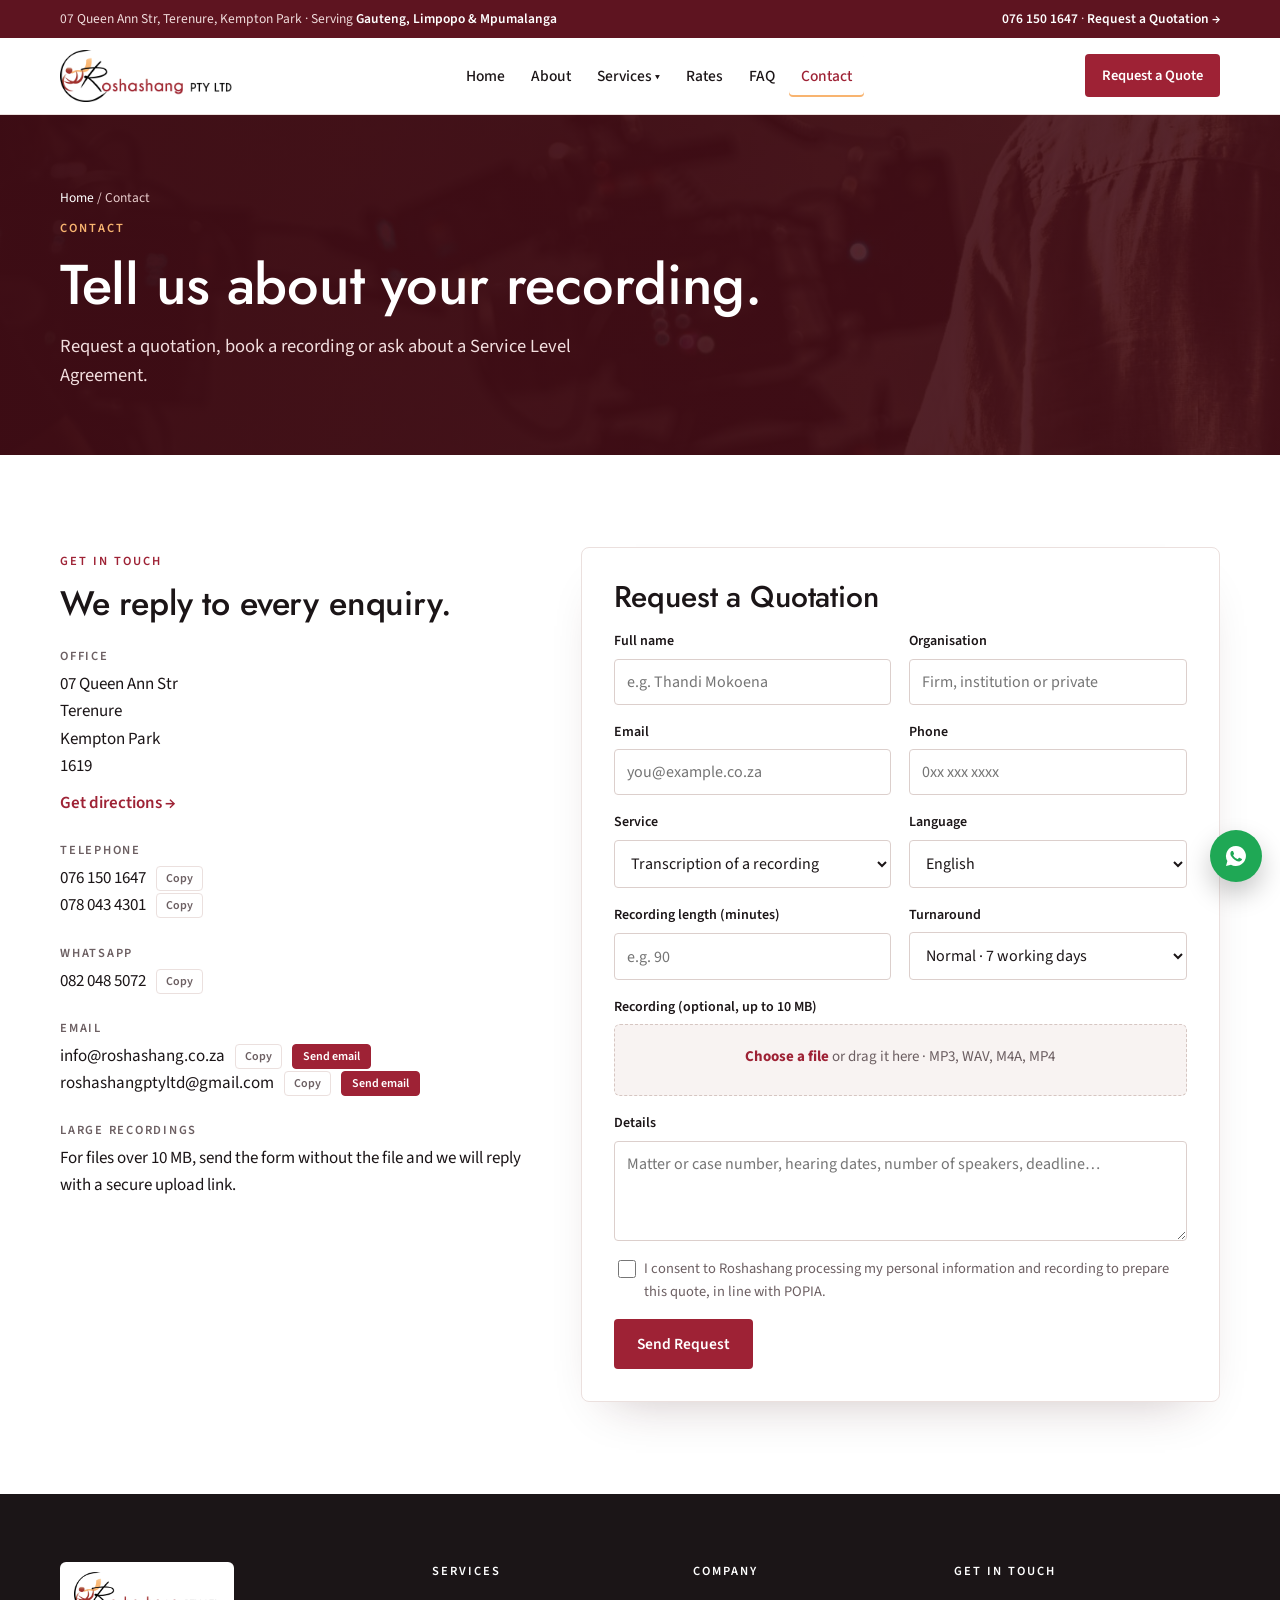
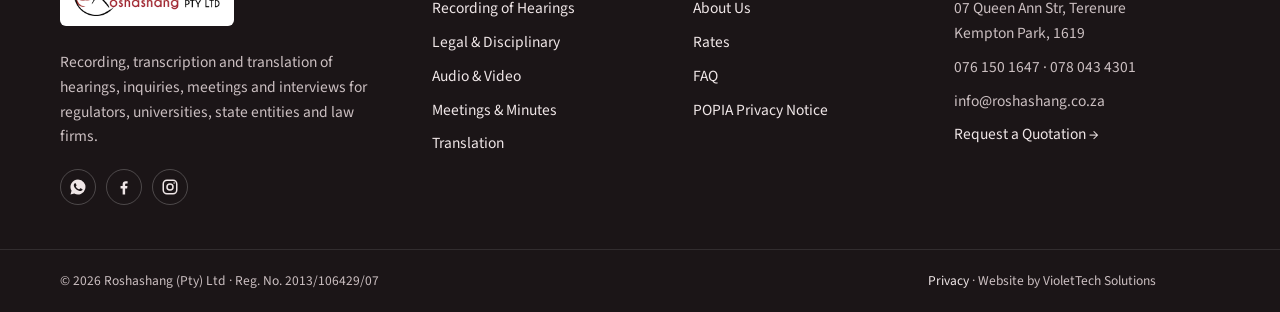
<file: contact.html>
<!doctype html>
<html lang="en">
<head>
<meta charset="utf-8">
<meta name="viewport" content="width=device-width, initial-scale=1, viewport-fit=cover">
<title>Contact · Roshashang</title>
<meta name="description" content="Contact Roshashang and request a transcription quotation.">
<link rel="preconnect" href="https://fonts.googleapis.com"><link rel="preconnect" href="https://fonts.gstatic.com" crossorigin><link rel="stylesheet" href="https://fonts.googleapis.com/css2?family=Jost:wght@400;500;600&family=Source+Sans+3:wght@400;600;700&display=swap"><link rel="stylesheet" href="/site.css?v=4">
</head>
<body>
<div class="util"><div class="wrap"><span>07 Queen Ann Str, Terenure, Kempton Park · Serving <b>Gauteng, Limpopo &amp; Mpumalanga</b></span><span><a href="tel:+27761501647">076 150 1647</a> · <a href="/contact#quote">Request a Quotation →</a></span></div></div>
<header class="nav"><div class="wrap">
  <a class="logo" href="/"><img src="/img/logo.png" alt="Roshashang (Pty) Ltd" width="172" height="52"></a>
  <ul class="menu" id="menu"><li><a href="/">Home</a></li><li><a href="/about">About</a></li><li><a href="/services" aria-haspopup="true">Services ▾</a><div class="drop"><a href="/services#recording"><b>Recording of Hearings</b><span>Virtual and in-person proceedings</span></a><a href="/services#legal"><b>Legal &amp; Disciplinary</b><span>Inquiries, hearings, arbitrations</span></a><a href="/services#specialist"><b>Medical &amp; Technical</b><span>Specialist terminology</span></a><a href="/services#audio-video"><b>Audio &amp; Video</b><span>Interviews, lectures, evidence</span></a><a href="/services#meetings"><b>Meetings &amp; Minutes</b><span>Boards, councils, committees</span></a><a href="/services#translation"><b>Translation</b><span>Xitsonga, isiZulu, Setswana</span></a><a class="all" href="/services">All services →</a></div></li><li><a href="/rates">Rates</a></li><li><a href="/faq">FAQ</a></li><li><a href="/contact" aria-current="page">Contact</a></li></ul>
  <div class="nav-cta"><a class="btn btn-primary" href="/contact#quote">Request a Quote</a><button class="burger" id="burger" aria-expanded="false" aria-controls="menu">Menu</button></div>
</div></header>
<main>
<section class="phero"><img src="/img/set.jpg" alt=""><div class="wrap"><div class="crumb"><a href="/">Home</a> / Contact</div><span class="eyebrow">Contact</span><h1>Tell us about your recording.</h1><p>Request a quotation, book a recording or ask about a Service Level Agreement.</p></div></section>
<section class="block"><div class="wrap contact">
  <div class="cinfo">
    <div><span class="eyebrow">Get in touch</span><h2 class="h2" style="font-size:34px">We reply to every enquiry.</h2></div>
    <div><h3>Office</h3><p>07 Queen Ann Str<br>Terenure<br>Kempton Park<br>1619</p><p style="margin-top:10px"><a class="link" href="https://maps.google.com/?q=07+Queen+Ann+Street+Terenure+Kempton+Park+1619" target="_blank" rel="noopener">Get directions →</a></p></div>
    <div><h3>Telephone</h3><p class="copy"><span>076 150 1647</span><button type="button" data-copy="076 150 1647">Copy</button></p><p class="copy"><span>078 043 4301</span><button type="button" data-copy="078 043 4301">Copy</button></p></div>
    <div><h3>WhatsApp</h3><p class="copy"><span>082 048 5072</span><button type="button" data-copy="082 048 5072">Copy</button></p></div>
    <div><h3>Email</h3><p class="copy"><span>info@roshashang.co.za</span><button type="button" data-copy="info@roshashang.co.za">Copy</button><a class="mailbtn" href="mailto:info@roshashang.co.za?subject=Enquiry%20from%20the%20Roshashang%20website">Send email</a></p><p class="copy"><span>roshashangptyltd@gmail.com</span><button type="button" data-copy="roshashangptyltd@gmail.com">Copy</button><a class="mailbtn" href="mailto:roshashangptyltd@gmail.com?subject=Enquiry%20from%20the%20Roshashang%20website">Send email</a></p></div>
    <div><h3>Large recordings</h3><p>For files over 10 MB, send the form without the file and we will reply with a secure upload link.</p></div>
  </div>
  <!-- Sent by FormSubmit (formsubmit.co) to info@roshashang.co.za. After activation, replace the email in the action with the random string FormSubmit sends. -->
  <form class="quote" id="quote" action="https://formsubmit.co/info@roshashang.co.za" method="POST" enctype="multipart/form-data">
    <h2>Request a Quotation</h2>
    <input type="hidden" name="_subject" id="q-subject" value="Quote request from the Roshashang website">
    <input type="hidden" name="_template" value="table">
    <input type="hidden" name="_next" id="q-next" value="https://roshashang.co.za/thanks">
    <input type="hidden" name="_autoresponse" value="Thank you for contacting Roshashang. We have received your request and will reply with your quotation shortly. Roshashang (Pty) Ltd · 076 150 1647 · info@roshashang.co.za">
    <label>Full name<input id="q-name" name="name" required autocomplete="name" placeholder="e.g. Thandi Mokoena"></label>
    <label>Organisation<input id="q-org" name="organisation" autocomplete="organization" placeholder="Firm, institution or private"></label>
    <label>Email<input id="q-email" name="email" type="email" required autocomplete="email" placeholder="you@example.co.za"></label>
    <label>Phone<input id="q-phone" name="phone" type="tel" autocomplete="tel" placeholder="0xx xxx xxxx"></label>
    <label>Service<select id="q-svc" name="service">
      <option>Transcription of a recording</option>
      <option>Legal / disciplinary transcription</option>
      <option>Recording of a hearing (virtual or in person)</option>
      <option>Translation</option>
      <option>Meeting minutes</option></select></label>
    <label>Language<select id="q-lang" name="language"><option>English</option><option>Xitsonga</option><option>isiZulu</option><option>Setswana</option><option>Mixed</option></select></label>
    <label>Recording length (minutes)<input id="q-min" name="minutes" type="number" min="1" placeholder="e.g. 90"></label>
    <label>Turnaround<select id="q-tat" name="turnaround"><option value="Normal (7 working days)" data-k="normal">Normal · 7 working days</option><option value="Urgent (3 working days)" data-k="urgent">Urgent · 3 working days</option><option value="Extreme urgent / overnight" data-k="extreme">Extreme urgent / overnight</option></select></label>
    <label class="full">Recording (optional, up to 10 MB)
      <div class="dz" id="dz" tabindex="0"><b>Choose a file</b> or drag it here · MP3, WAV, M4A, MP4<div id="dz-name" style="margin-top:6px"></div></div>
      <input id="q-file" name="attachment" type="file" accept="audio/*,video/*" hidden></label>
    <label class="full">Details<textarea id="q-notes" name="details" placeholder="Matter or case number, hearing dates, number of speakers, deadline…"></textarea></label>
    <div class="hp" aria-hidden="true"><label>Leave this empty<input name="_honey" tabindex="-1" autocomplete="off"></label></div>
    <label class="check full"><input id="q-popia" name="popia_consent" value="Yes" type="checkbox" required><span>I consent to Roshashang processing my personal information and recording to prepare this quote, in line with POPIA.</span></label>
    <div class="full"><button class="btn btn-primary" id="q-send" type="submit">Send Request</button></div>
    <div class="sent" id="sent" hidden></div>
  </form>
</div></section>
</main>
<footer>
  <div class="wrap">
    <div class="about"><span class="fl"><img src="/img/logo.png" alt="Roshashang (Pty) Ltd"></span><p>Recording, transcription and translation of hearings, inquiries, meetings and interviews for regulators, universities, state entities and law firms.</p><div class="social"><a href="https://wa.me/27820485072?text=Hi%20Roshashang%2C%20I%27d%20like%20a%20transcription%20quote" target="_blank" rel="noopener" aria-label="WhatsApp" title="WhatsApp" data-tip="WhatsApp"><svg width="18" height="18" style="width:18px;height:18px" viewBox="0 0 24 24" fill="currentColor" aria-hidden="true"><path d="M12 2a10 10 0 0 0-8.6 15.1L2 22l5-1.3A10 10 0 1 0 12 2zm5.3 14.2c-.2.6-1.3 1.2-1.8 1.2-.5.1-1 .2-3.3-.7-2.8-1.1-4.5-3.9-4.7-4.1-.1-.2-1.1-1.5-1.1-2.9s.7-2.1 1-2.4c.2-.3.5-.3.7-.3h.5c.2 0 .4 0 .6.5l.8 2c.1.2.1.4 0 .5l-.3.5-.4.4c-.1.2-.3.3-.1.6.2.3.8 1.3 1.7 2.1 1.2 1 2.1 1.3 2.4 1.5.3.1.5.1.6-.1l.9-1.1c.2-.3.4-.2.7-.1l1.9.9c.3.1.5.2.5.3.1.2.1.7-.1 1.2z"/></svg></a><a href="https://www.facebook.com/share/1EuR9v8PKz/" target="_blank" rel="noopener" aria-label="Facebook" title="Facebook" data-tip="Facebook"><svg width="18" height="18" style="width:18px;height:18px" viewBox="0 0 24 24" fill="currentColor" aria-hidden="true"><path d="M13.5 22v-8h2.7l.4-3.2h-3.1V8.8c0-.9.3-1.5 1.6-1.5h1.7V4.4c-.3 0-1.3-.1-2.5-.1-2.5 0-4.1 1.5-4.1 4.2v2.3H7.4V14h2.8v8h3.3z"/></svg></a><a href="https://www.instagram.com/roshashang_transcribers/" target="_blank" rel="noopener" aria-label="Instagram" title="Instagram" data-tip="Instagram"><svg width="18" height="18" style="width:18px;height:18px" viewBox="0 0 24 24" fill="none" stroke="currentColor" stroke-width="2" aria-hidden="true"><rect x="3" y="3" width="18" height="18" rx="5"/><circle cx="12" cy="12" r="4"/><circle cx="17.5" cy="6.5" r="1" fill="currentColor" stroke="none"/></svg></a></div></div>
    <div><h4>Services</h4><ul><li><a href="/services#recording">Recording of Hearings</a></li><li><a href="/services#legal">Legal &amp; Disciplinary</a></li><li><a href="/services#audio-video">Audio &amp; Video</a></li><li><a href="/services#meetings">Meetings &amp; Minutes</a></li><li><a href="/services#translation">Translation</a></li></ul></div>
    <div><h4>Company</h4><ul><li><a href="/about">About Us</a></li><li><a href="/rates">Rates</a></li><li><a href="/faq">FAQ</a></li><li><a href="/privacy">POPIA Privacy Notice</a></li></ul></div>
    <div><h4>Get in touch</h4><ul><li>07 Queen Ann Str, Terenure<br>Kempton Park, 1619</li><li>076 150 1647 · 078 043 4301</li><li>info@roshashang.co.za</li><li><a href="/contact#quote">Request a Quotation →</a></li></ul></div>
  </div>
  <div class="legal"><div class="wrap"><span>© 2026 Roshashang (Pty) Ltd · Reg. No. 2013/106429/07</span><span><a href="/privacy">Privacy</a> · Website by VioletTech Solutions</span></div></div>
</footer>
<a class="wa" aria-label="WhatsApp us" title="WhatsApp us" href="https://wa.me/27820485072?text=Hi%20Roshashang%2C%20I%27d%20like%20a%20transcription%20quote" target="_blank" rel="noopener"><svg width="24" height="24" viewBox="0 0 24 24" fill="currentColor" aria-hidden="true"><path d="M12 2a10 10 0 0 0-8.6 15.1L2 22l5-1.3A10 10 0 1 0 12 2zm5.3 14.2c-.2.6-1.3 1.2-1.8 1.2-.5.1-1 .2-3.3-.7-2.8-1.1-4.5-3.9-4.7-4.1-.1-.2-1.1-1.5-1.1-2.9s.7-2.1 1-2.4c.2-.3.5-.3.7-.3h.5c.2 0 .4 0 .6.5l.8 2c.1.2.1.4 0 .5l-.3.5-.4.4c-.1.2-.3.3-.1.6.2.3.8 1.3 1.7 2.1 1.2 1 2.1 1.3 2.4 1.5.3.1.5.1.6-.1l.9-1.1c.2-.3.4-.2.7-.1l1.9.9c.3.1.5.2.5.3.1.2.1.7-.1 1.2z"/></svg><span>WhatsApp us</span></a>
<script src="/site.js?v=4"></script>
</body>
</html>
</file>
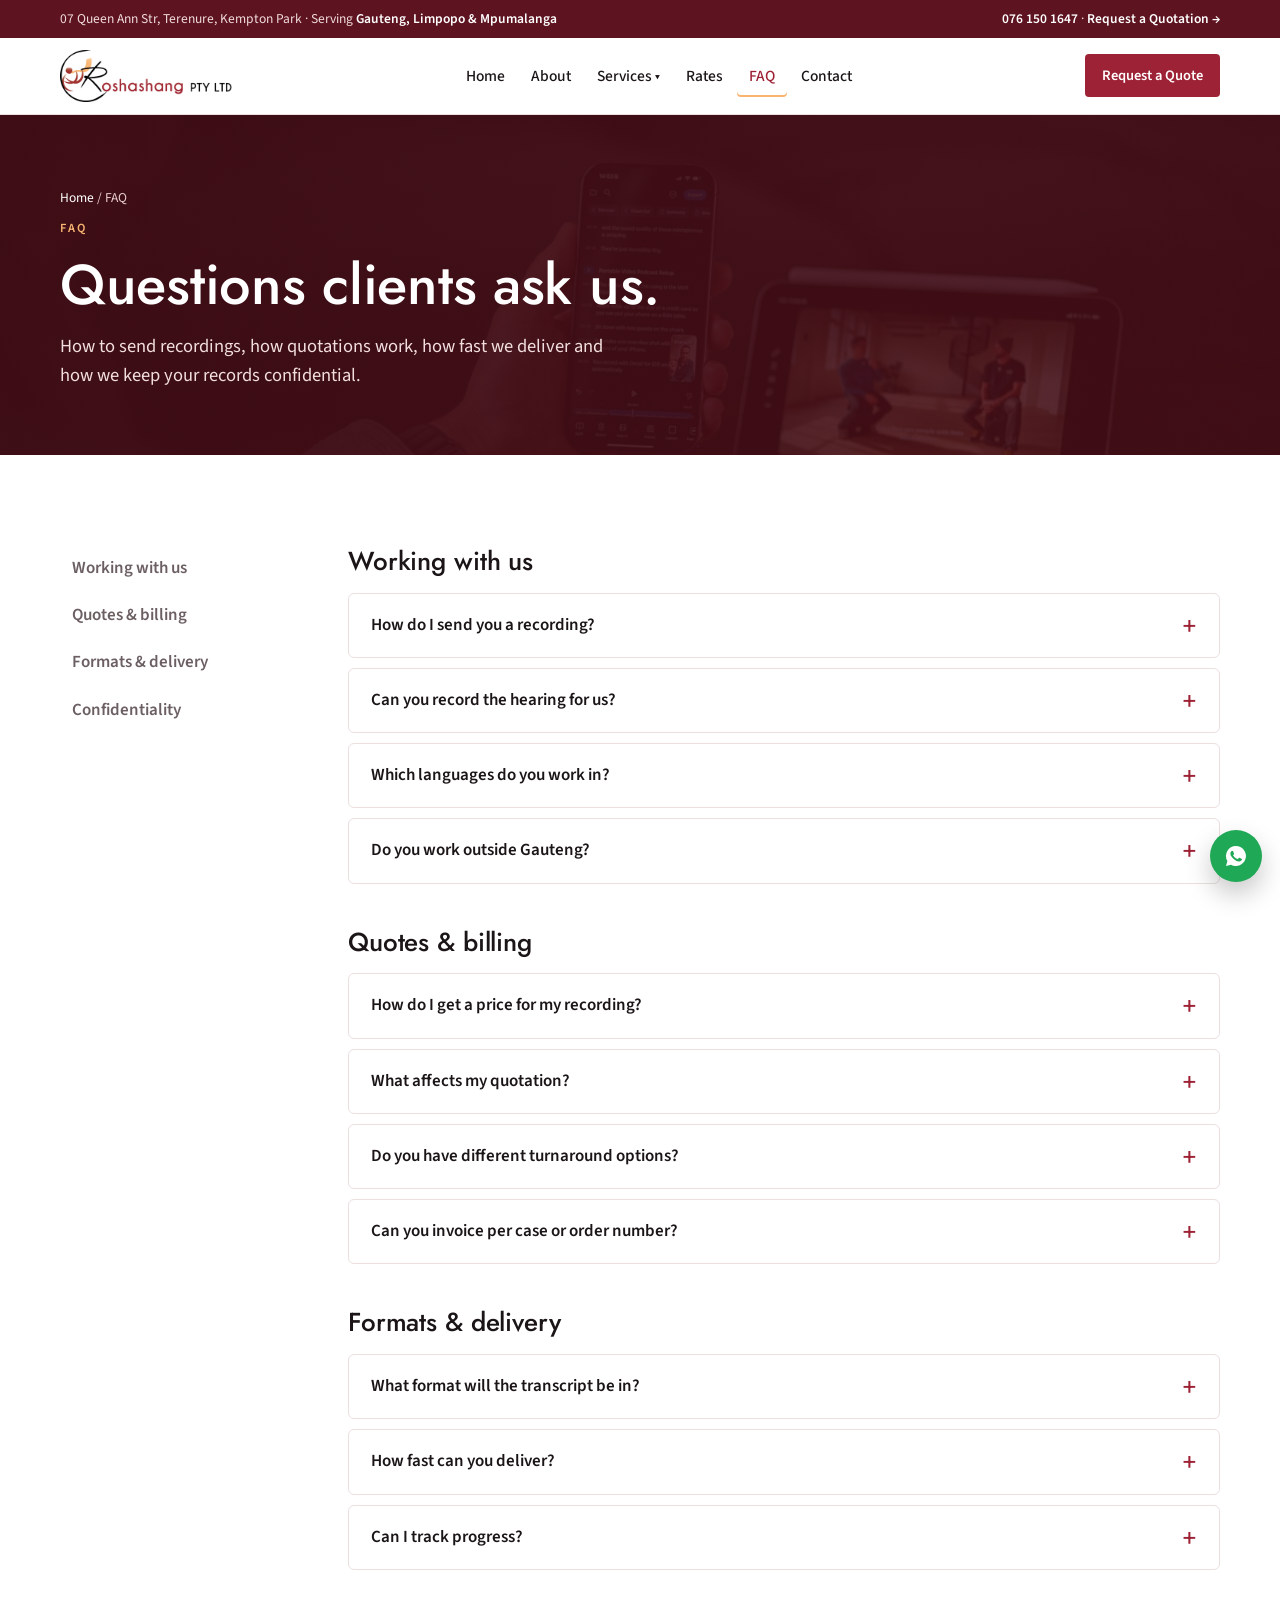
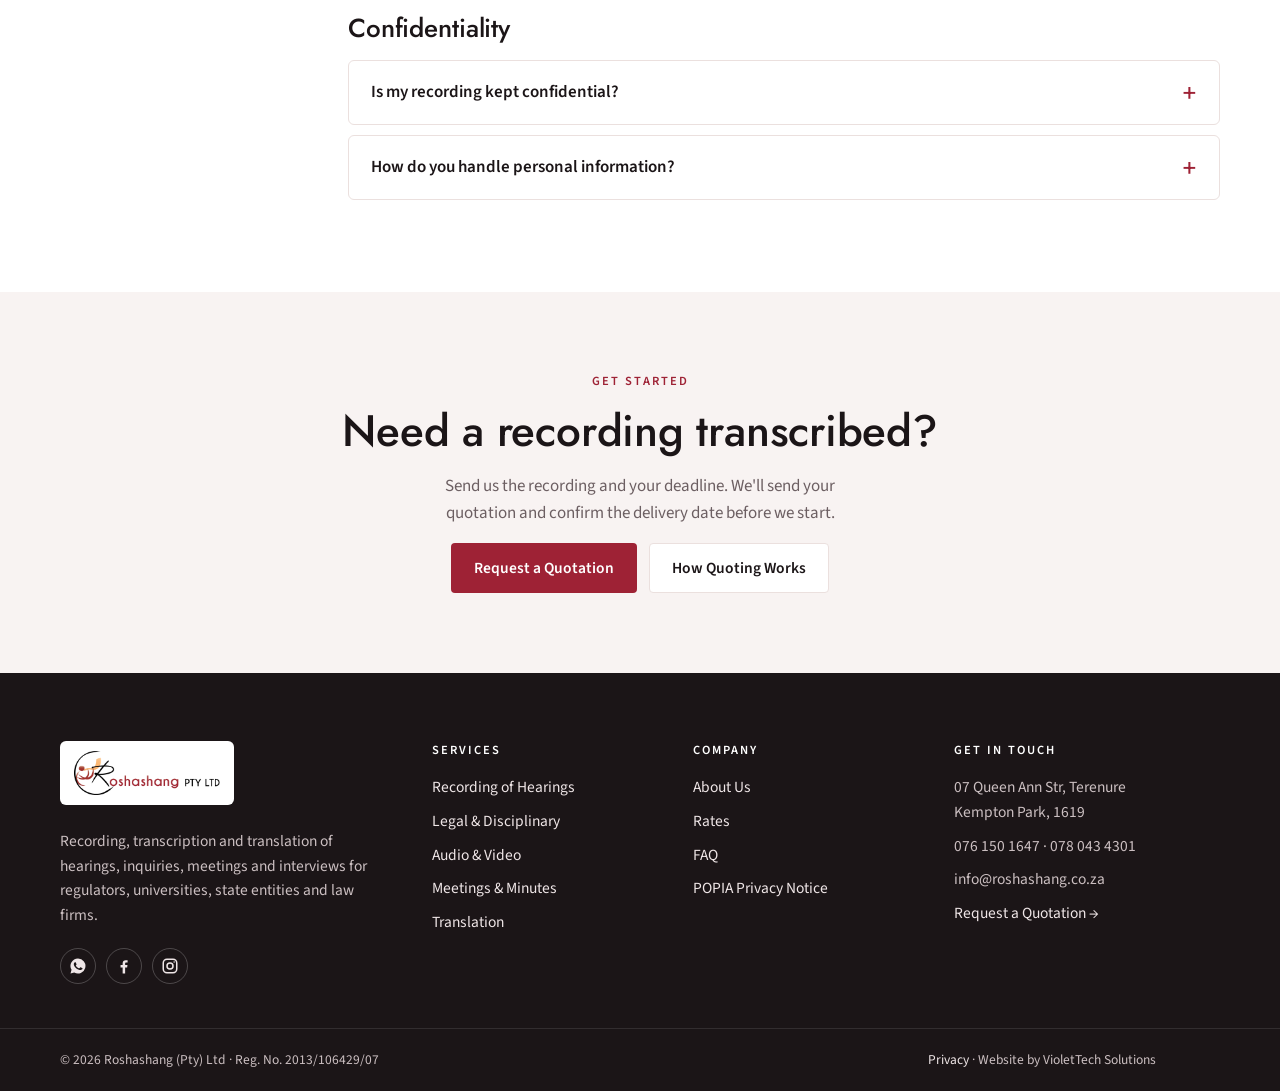
<file: faq.html>
<!doctype html>
<html lang="en">
<head>
<meta charset="utf-8">
<meta name="viewport" content="width=device-width, initial-scale=1, viewport-fit=cover">
<title>FAQ · Roshashang</title>
<meta name="description" content="Frequently asked questions about Roshashang's transcription services.">
<link rel="preconnect" href="https://fonts.googleapis.com"><link rel="preconnect" href="https://fonts.gstatic.com" crossorigin><link rel="stylesheet" href="https://fonts.googleapis.com/css2?family=Jost:wght@400;500;600&family=Source+Sans+3:wght@400;600;700&display=swap"><link rel="stylesheet" href="/site.css?v=4">
</head>
<body>
<div class="util"><div class="wrap"><span>07 Queen Ann Str, Terenure, Kempton Park · Serving <b>Gauteng, Limpopo &amp; Mpumalanga</b></span><span><a href="tel:+27761501647">076 150 1647</a> · <a href="/contact#quote">Request a Quotation →</a></span></div></div>
<header class="nav"><div class="wrap">
  <a class="logo" href="/"><img src="/img/logo.png" alt="Roshashang (Pty) Ltd" width="172" height="52"></a>
  <ul class="menu" id="menu"><li><a href="/">Home</a></li><li><a href="/about">About</a></li><li><a href="/services" aria-haspopup="true">Services ▾</a><div class="drop"><a href="/services#recording"><b>Recording of Hearings</b><span>Virtual and in-person proceedings</span></a><a href="/services#legal"><b>Legal &amp; Disciplinary</b><span>Inquiries, hearings, arbitrations</span></a><a href="/services#specialist"><b>Medical &amp; Technical</b><span>Specialist terminology</span></a><a href="/services#audio-video"><b>Audio &amp; Video</b><span>Interviews, lectures, evidence</span></a><a href="/services#meetings"><b>Meetings &amp; Minutes</b><span>Boards, councils, committees</span></a><a href="/services#translation"><b>Translation</b><span>Xitsonga, isiZulu, Setswana</span></a><a class="all" href="/services">All services →</a></div></li><li><a href="/rates">Rates</a></li><li><a href="/faq" aria-current="page">FAQ</a></li><li><a href="/contact">Contact</a></li></ul>
  <div class="nav-cta"><a class="btn btn-primary" href="/contact#quote">Request a Quote</a><button class="burger" id="burger" aria-expanded="false" aria-controls="menu">Menu</button></div>
</div></header>
<main>
<section class="phero"><img src="/img/phone.jpg" alt=""><div class="wrap"><div class="crumb"><a href="/">Home</a> / FAQ</div><span class="eyebrow">FAQ</span><h1>Questions clients ask us.</h1><p>How to send recordings, how quotations work, how fast we deliver and how we keep your records confidential.</p></div></section>
<section class="block"><div class="wrap faqgrid">
  <nav class="faqnav" aria-label="FAQ sections"><a href="#working">Working with us</a><a href="#pricing">Quotes &amp; billing</a><a href="#delivery">Formats &amp; delivery</a><a href="#confidentiality">Confidentiality</a></nav>
  <div>
    <section id="working"><h2>Working with us</h2><div class="faq">
      <details><summary>How do I send you a recording?</summary><p>Attach a recording of up to 10 MB to the quote form, or ask us for a secure upload link for larger files. Please don't send confidential recordings by WhatsApp or email.</p></details>
      <details><summary>Can you record the hearing for us?</summary><p>Yes. We record virtual hearings on platforms such as Microsoft Teams and attend in person at your venue. Recording is quoted per hearing.</p></details>
      <details><summary>Which languages do you work in?</summary><p>English, Xitsonga, isiZulu and Setswana. Recordings in African languages can be transcribed in the original language, translated into English, or both.</p></details>
      <details><summary>Do you work outside Gauteng?</summary><p>Yes. We work across Gauteng, Limpopo and Mpumalanga, and record virtual hearings for clients anywhere in South Africa.</p></details>
    </div></section>
    <section id="pricing"><h2>Quotes &amp; billing</h2><div class="faq">
      <details><summary>How do I get a price for my recording?</summary><p>Request a quotation on the contact page, or message us on WhatsApp. Tell us about your recording and your deadline, and we'll send a tailored quotation and confirm the delivery date before any work starts.</p></details>
      <details><summary>What affects my quotation?</summary><p>The length and clarity of the recording, the number of speakers, the language, the subject matter and the turnaround you need: normal (7 working days), urgent (3 working days) or extreme urgent (overnight).</p></details>
      <details><summary>Do you have different turnaround options?</summary><p>Yes. Normal turnaround is 7 working days, urgent is 3 working days, and extreme urgent work is delivered overnight or the same day. Choose one on the quote form and we'll tailor the quotation to it.</p></details>
      <details><summary>Can you invoice per case or order number?</summary><p>Yes. We invoice per matter, case number, order number or volume, whichever your finance team needs.</p></details>
    </div></section>
    <section id="delivery"><h2>Formats &amp; delivery</h2><div class="faq">
      <details><summary>What format will the transcript be in?</summary><p>E-transcripts in PDF and Word, in your template: a cover page with the panel and parties, a header with the matter, page number and date, numbered lines and underlined speaker labels.</p></details>
      <details><summary>How fast can you deliver?</summary><p>Normal turnaround is 7 working days, urgent is 3 working days, and extreme urgent work can be delivered overnight or the same day.</p></details>
      <details><summary>Can I track progress?</summary><p>Yes. Every matter gets a reference number, and we confirm the expected delivery date and keep you updated until the transcript is delivered.</p></details>
    </div></section>
    <section id="confidentiality"><h2>Confidentiality</h2><div class="faq">
      <details><summary>Is my recording kept confidential?</summary><p>Yes. Matters are covered by a non-disclosure agreement, only the assigned transcriber and reviewer can open the recording, and every access is logged.</p></details>
      <details><summary>How do you handle personal information?</summary><p>We process personal information in line with the Protection of Personal Information Act (POPIA). Read our <a class='link' href='/privacy'>privacy notice</a>.</p></details>
    </div></section>
  </div>
</div></section>
<section class="cta"><div class="wrap"><span class="eyebrow">Get started</span><h2>Need a recording transcribed?</h2><p>Send us the recording and your deadline. We'll send your quotation and confirm the delivery date before we start.</p><div style="display:flex;gap:12px;flex-wrap:wrap;justify-content:center"><a class="btn btn-primary" href="/contact#quote">Request a Quotation</a><a class="btn btn-ghost" href="/rates">How Quoting Works</a></div></div></section>
</main>
<footer>
  <div class="wrap">
    <div class="about"><span class="fl"><img src="/img/logo.png" alt="Roshashang (Pty) Ltd"></span><p>Recording, transcription and translation of hearings, inquiries, meetings and interviews for regulators, universities, state entities and law firms.</p><div class="social"><a href="https://wa.me/27820485072?text=Hi%20Roshashang%2C%20I%27d%20like%20a%20transcription%20quote" target="_blank" rel="noopener" aria-label="WhatsApp" title="WhatsApp" data-tip="WhatsApp"><svg width="18" height="18" style="width:18px;height:18px" viewBox="0 0 24 24" fill="currentColor" aria-hidden="true"><path d="M12 2a10 10 0 0 0-8.6 15.1L2 22l5-1.3A10 10 0 1 0 12 2zm5.3 14.2c-.2.6-1.3 1.2-1.8 1.2-.5.1-1 .2-3.3-.7-2.8-1.1-4.5-3.9-4.7-4.1-.1-.2-1.1-1.5-1.1-2.9s.7-2.1 1-2.4c.2-.3.5-.3.7-.3h.5c.2 0 .4 0 .6.5l.8 2c.1.2.1.4 0 .5l-.3.5-.4.4c-.1.2-.3.3-.1.6.2.3.8 1.3 1.7 2.1 1.2 1 2.1 1.3 2.4 1.5.3.1.5.1.6-.1l.9-1.1c.2-.3.4-.2.7-.1l1.9.9c.3.1.5.2.5.3.1.2.1.7-.1 1.2z"/></svg></a><a href="https://www.facebook.com/share/1EuR9v8PKz/" target="_blank" rel="noopener" aria-label="Facebook" title="Facebook" data-tip="Facebook"><svg width="18" height="18" style="width:18px;height:18px" viewBox="0 0 24 24" fill="currentColor" aria-hidden="true"><path d="M13.5 22v-8h2.7l.4-3.2h-3.1V8.8c0-.9.3-1.5 1.6-1.5h1.7V4.4c-.3 0-1.3-.1-2.5-.1-2.5 0-4.1 1.5-4.1 4.2v2.3H7.4V14h2.8v8h3.3z"/></svg></a><a href="https://www.instagram.com/roshashang_transcribers/" target="_blank" rel="noopener" aria-label="Instagram" title="Instagram" data-tip="Instagram"><svg width="18" height="18" style="width:18px;height:18px" viewBox="0 0 24 24" fill="none" stroke="currentColor" stroke-width="2" aria-hidden="true"><rect x="3" y="3" width="18" height="18" rx="5"/><circle cx="12" cy="12" r="4"/><circle cx="17.5" cy="6.5" r="1" fill="currentColor" stroke="none"/></svg></a></div></div>
    <div><h4>Services</h4><ul><li><a href="/services#recording">Recording of Hearings</a></li><li><a href="/services#legal">Legal &amp; Disciplinary</a></li><li><a href="/services#audio-video">Audio &amp; Video</a></li><li><a href="/services#meetings">Meetings &amp; Minutes</a></li><li><a href="/services#translation">Translation</a></li></ul></div>
    <div><h4>Company</h4><ul><li><a href="/about">About Us</a></li><li><a href="/rates">Rates</a></li><li><a href="/faq">FAQ</a></li><li><a href="/privacy">POPIA Privacy Notice</a></li></ul></div>
    <div><h4>Get in touch</h4><ul><li>07 Queen Ann Str, Terenure<br>Kempton Park, 1619</li><li>076 150 1647 · 078 043 4301</li><li>info@roshashang.co.za</li><li><a href="/contact#quote">Request a Quotation →</a></li></ul></div>
  </div>
  <div class="legal"><div class="wrap"><span>© 2026 Roshashang (Pty) Ltd · Reg. No. 2013/106429/07</span><span><a href="/privacy">Privacy</a> · Website by VioletTech Solutions</span></div></div>
</footer>
<a class="wa" aria-label="WhatsApp us" title="WhatsApp us" href="https://wa.me/27820485072?text=Hi%20Roshashang%2C%20I%27d%20like%20a%20transcription%20quote" target="_blank" rel="noopener"><svg width="24" height="24" viewBox="0 0 24 24" fill="currentColor" aria-hidden="true"><path d="M12 2a10 10 0 0 0-8.6 15.1L2 22l5-1.3A10 10 0 1 0 12 2zm5.3 14.2c-.2.6-1.3 1.2-1.8 1.2-.5.1-1 .2-3.3-.7-2.8-1.1-4.5-3.9-4.7-4.1-.1-.2-1.1-1.5-1.1-2.9s.7-2.1 1-2.4c.2-.3.5-.3.7-.3h.5c.2 0 .4 0 .6.5l.8 2c.1.2.1.4 0 .5l-.3.5-.4.4c-.1.2-.3.3-.1.6.2.3.8 1.3 1.7 2.1 1.2 1 2.1 1.3 2.4 1.5.3.1.5.1.6-.1l.9-1.1c.2-.3.4-.2.7-.1l1.9.9c.3.1.5.2.5.3.1.2.1.7-.1 1.2z"/></svg><span>WhatsApp us</span></a>
<script src="/site.js?v=4"></script>
</body>
</html>
</file>
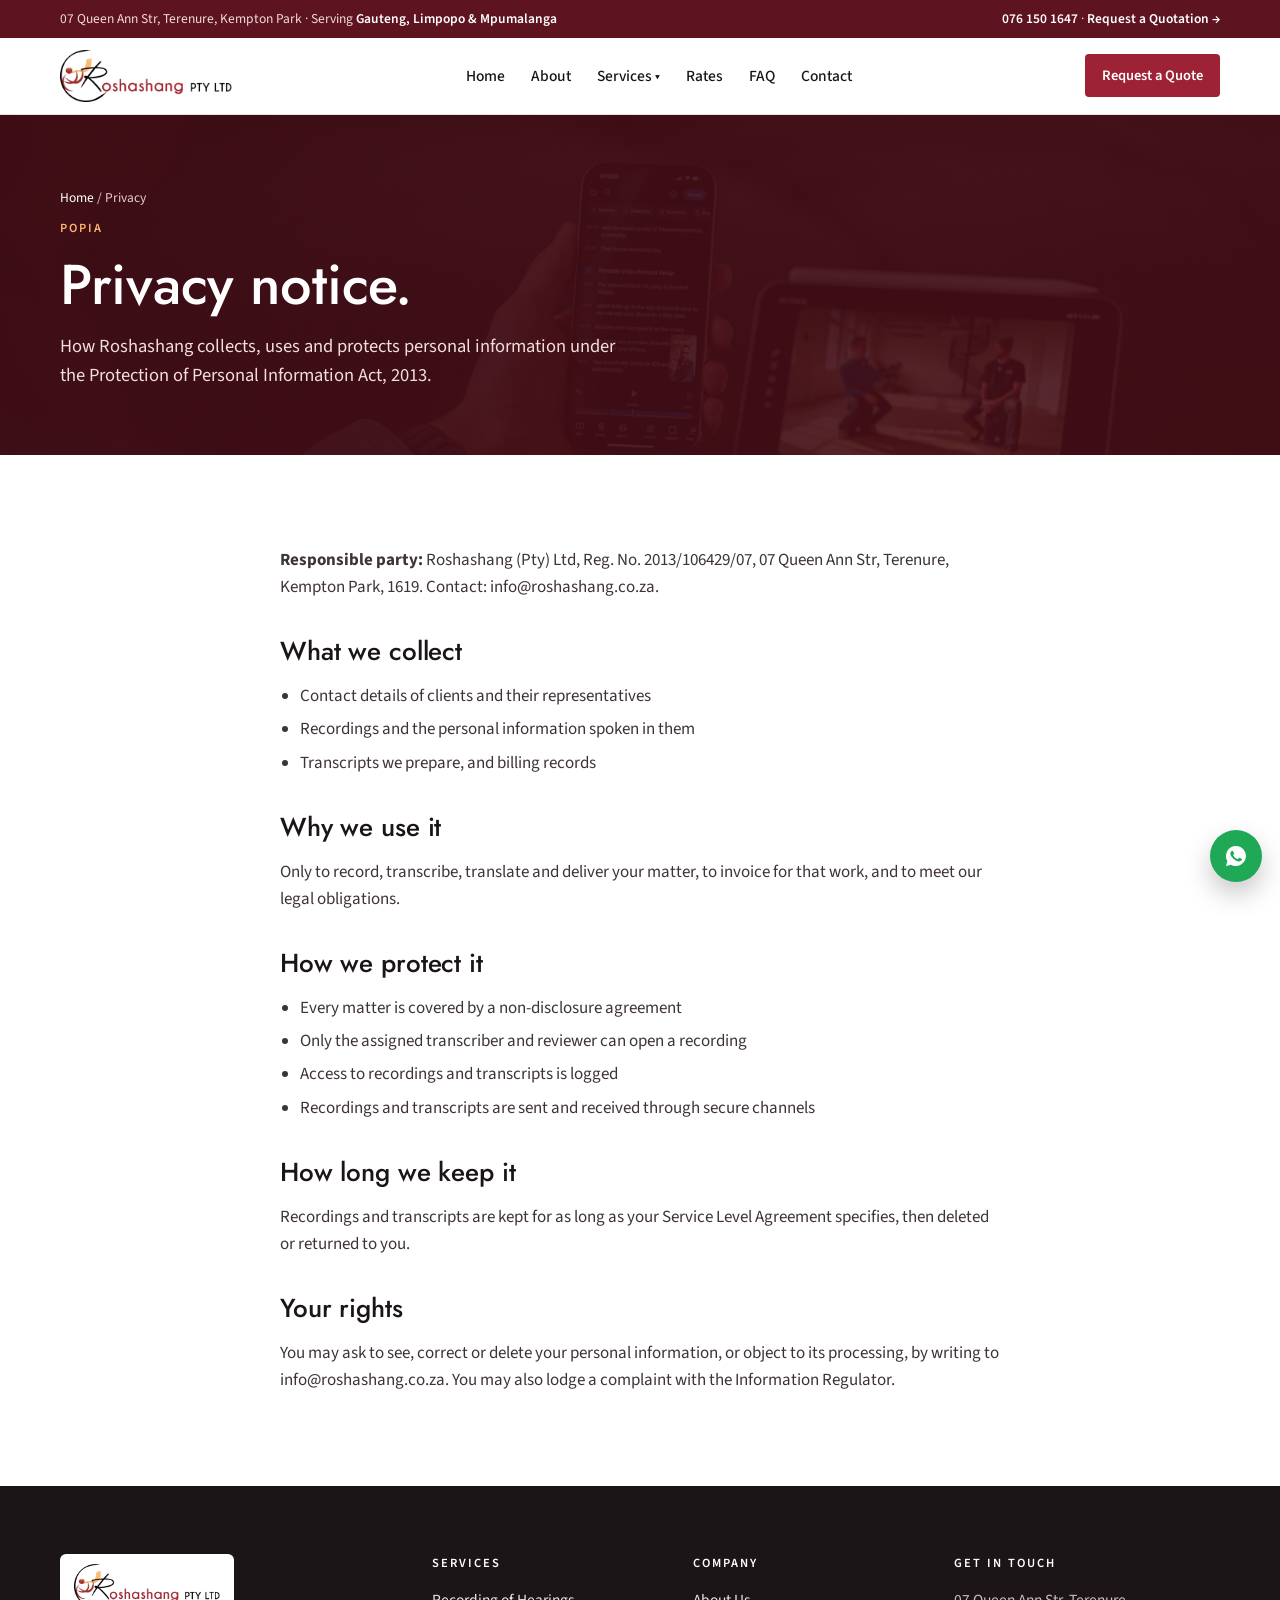
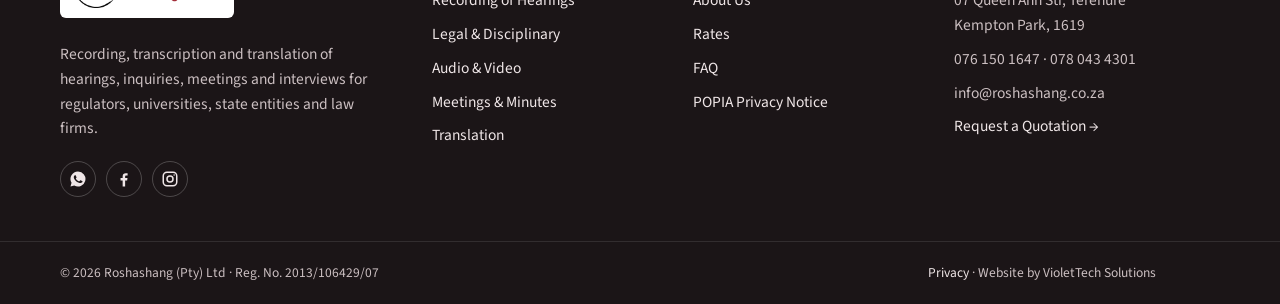
<file: privacy.html>
<!doctype html>
<html lang="en">
<head>
<meta charset="utf-8">
<meta name="viewport" content="width=device-width, initial-scale=1, viewport-fit=cover">
<title>Privacy · Roshashang</title>
<meta name="description" content="Roshashang POPIA privacy notice.">
<link rel="preconnect" href="https://fonts.googleapis.com"><link rel="preconnect" href="https://fonts.gstatic.com" crossorigin><link rel="stylesheet" href="https://fonts.googleapis.com/css2?family=Jost:wght@400;500;600&family=Source+Sans+3:wght@400;600;700&display=swap"><link rel="stylesheet" href="/site.css?v=4">
</head>
<body>
<div class="util"><div class="wrap"><span>07 Queen Ann Str, Terenure, Kempton Park · Serving <b>Gauteng, Limpopo &amp; Mpumalanga</b></span><span><a href="tel:+27761501647">076 150 1647</a> · <a href="/contact#quote">Request a Quotation →</a></span></div></div>
<header class="nav"><div class="wrap">
  <a class="logo" href="/"><img src="/img/logo.png" alt="Roshashang (Pty) Ltd" width="172" height="52"></a>
  <ul class="menu" id="menu"><li><a href="/">Home</a></li><li><a href="/about">About</a></li><li><a href="/services" aria-haspopup="true">Services ▾</a><div class="drop"><a href="/services#recording"><b>Recording of Hearings</b><span>Virtual and in-person proceedings</span></a><a href="/services#legal"><b>Legal &amp; Disciplinary</b><span>Inquiries, hearings, arbitrations</span></a><a href="/services#specialist"><b>Medical &amp; Technical</b><span>Specialist terminology</span></a><a href="/services#audio-video"><b>Audio &amp; Video</b><span>Interviews, lectures, evidence</span></a><a href="/services#meetings"><b>Meetings &amp; Minutes</b><span>Boards, councils, committees</span></a><a href="/services#translation"><b>Translation</b><span>Xitsonga, isiZulu, Setswana</span></a><a class="all" href="/services">All services →</a></div></li><li><a href="/rates">Rates</a></li><li><a href="/faq">FAQ</a></li><li><a href="/contact">Contact</a></li></ul>
  <div class="nav-cta"><a class="btn btn-primary" href="/contact#quote">Request a Quote</a><button class="burger" id="burger" aria-expanded="false" aria-controls="menu">Menu</button></div>
</div></header>
<main>
<section class="phero"><img src="/img/phone.jpg" alt=""><div class="wrap"><div class="crumb"><a href="/">Home</a> / Privacy</div><span class="eyebrow">POPIA</span><h1>Privacy notice.</h1><p>How Roshashang collects, uses and protects personal information under the Protection of Personal Information Act, 2013.</p></div></section>
<section class="block"><div class="wrap prose">
  <p><b>Responsible party:</b> Roshashang (Pty) Ltd, Reg. No. 2013/106429/07, 07 Queen Ann Str, Terenure, Kempton Park, 1619. Contact: info@roshashang.co.za.</p>
  <h2>What we collect</h2>
  <ul><li>Contact details of clients and their representatives</li><li>Recordings and the personal information spoken in them</li><li>Transcripts we prepare, and billing records</li></ul>
  <h2>Why we use it</h2>
  <p>Only to record, transcribe, translate and deliver your matter, to invoice for that work, and to meet our legal obligations.</p>
  <h2>How we protect it</h2>
  <ul><li>Every matter is covered by a non-disclosure agreement</li><li>Only the assigned transcriber and reviewer can open a recording</li><li>Access to recordings and transcripts is logged</li><li>Recordings and transcripts are sent and received through secure channels</li></ul>
  <h2>How long we keep it</h2>
  <p>Recordings and transcripts are kept for as long as your Service Level Agreement specifies, then deleted or returned to you.</p>
  <h2>Your rights</h2>
  <p>You may ask to see, correct or delete your personal information, or object to its processing, by writing to info@roshashang.co.za. You may also lodge a complaint with the Information Regulator.</p>
</div></section>
</main>
<footer>
  <div class="wrap">
    <div class="about"><span class="fl"><img src="/img/logo.png" alt="Roshashang (Pty) Ltd"></span><p>Recording, transcription and translation of hearings, inquiries, meetings and interviews for regulators, universities, state entities and law firms.</p><div class="social"><a href="https://wa.me/27820485072?text=Hi%20Roshashang%2C%20I%27d%20like%20a%20transcription%20quote" target="_blank" rel="noopener" aria-label="WhatsApp" title="WhatsApp" data-tip="WhatsApp"><svg width="18" height="18" style="width:18px;height:18px" viewBox="0 0 24 24" fill="currentColor" aria-hidden="true"><path d="M12 2a10 10 0 0 0-8.6 15.1L2 22l5-1.3A10 10 0 1 0 12 2zm5.3 14.2c-.2.6-1.3 1.2-1.8 1.2-.5.1-1 .2-3.3-.7-2.8-1.1-4.5-3.9-4.7-4.1-.1-.2-1.1-1.5-1.1-2.9s.7-2.1 1-2.4c.2-.3.5-.3.7-.3h.5c.2 0 .4 0 .6.5l.8 2c.1.2.1.4 0 .5l-.3.5-.4.4c-.1.2-.3.3-.1.6.2.3.8 1.3 1.7 2.1 1.2 1 2.1 1.3 2.4 1.5.3.1.5.1.6-.1l.9-1.1c.2-.3.4-.2.7-.1l1.9.9c.3.1.5.2.5.3.1.2.1.7-.1 1.2z"/></svg></a><a href="https://www.facebook.com/share/1EuR9v8PKz/" target="_blank" rel="noopener" aria-label="Facebook" title="Facebook" data-tip="Facebook"><svg width="18" height="18" style="width:18px;height:18px" viewBox="0 0 24 24" fill="currentColor" aria-hidden="true"><path d="M13.5 22v-8h2.7l.4-3.2h-3.1V8.8c0-.9.3-1.5 1.6-1.5h1.7V4.4c-.3 0-1.3-.1-2.5-.1-2.5 0-4.1 1.5-4.1 4.2v2.3H7.4V14h2.8v8h3.3z"/></svg></a><a href="https://www.instagram.com/roshashang_transcribers/" target="_blank" rel="noopener" aria-label="Instagram" title="Instagram" data-tip="Instagram"><svg width="18" height="18" style="width:18px;height:18px" viewBox="0 0 24 24" fill="none" stroke="currentColor" stroke-width="2" aria-hidden="true"><rect x="3" y="3" width="18" height="18" rx="5"/><circle cx="12" cy="12" r="4"/><circle cx="17.5" cy="6.5" r="1" fill="currentColor" stroke="none"/></svg></a></div></div>
    <div><h4>Services</h4><ul><li><a href="/services#recording">Recording of Hearings</a></li><li><a href="/services#legal">Legal &amp; Disciplinary</a></li><li><a href="/services#audio-video">Audio &amp; Video</a></li><li><a href="/services#meetings">Meetings &amp; Minutes</a></li><li><a href="/services#translation">Translation</a></li></ul></div>
    <div><h4>Company</h4><ul><li><a href="/about">About Us</a></li><li><a href="/rates">Rates</a></li><li><a href="/faq">FAQ</a></li><li><a href="/privacy">POPIA Privacy Notice</a></li></ul></div>
    <div><h4>Get in touch</h4><ul><li>07 Queen Ann Str, Terenure<br>Kempton Park, 1619</li><li>076 150 1647 · 078 043 4301</li><li>info@roshashang.co.za</li><li><a href="/contact#quote">Request a Quotation →</a></li></ul></div>
  </div>
  <div class="legal"><div class="wrap"><span>© 2026 Roshashang (Pty) Ltd · Reg. No. 2013/106429/07</span><span><a href="/privacy">Privacy</a> · Website by VioletTech Solutions</span></div></div>
</footer>
<a class="wa" aria-label="WhatsApp us" title="WhatsApp us" href="https://wa.me/27820485072?text=Hi%20Roshashang%2C%20I%27d%20like%20a%20transcription%20quote" target="_blank" rel="noopener"><svg width="24" height="24" viewBox="0 0 24 24" fill="currentColor" aria-hidden="true"><path d="M12 2a10 10 0 0 0-8.6 15.1L2 22l5-1.3A10 10 0 1 0 12 2zm5.3 14.2c-.2.6-1.3 1.2-1.8 1.2-.5.1-1 .2-3.3-.7-2.8-1.1-4.5-3.9-4.7-4.1-.1-.2-1.1-1.5-1.1-2.9s.7-2.1 1-2.4c.2-.3.5-.3.7-.3h.5c.2 0 .4 0 .6.5l.8 2c.1.2.1.4 0 .5l-.3.5-.4.4c-.1.2-.3.3-.1.6.2.3.8 1.3 1.7 2.1 1.2 1 2.1 1.3 2.4 1.5.3.1.5.1.6-.1l.9-1.1c.2-.3.4-.2.7-.1l1.9.9c.3.1.5.2.5.3.1.2.1.7-.1 1.2z"/></svg><span>WhatsApp us</span></a>
<script src="/site.js?v=4"></script>
</body>
</html>
</file>
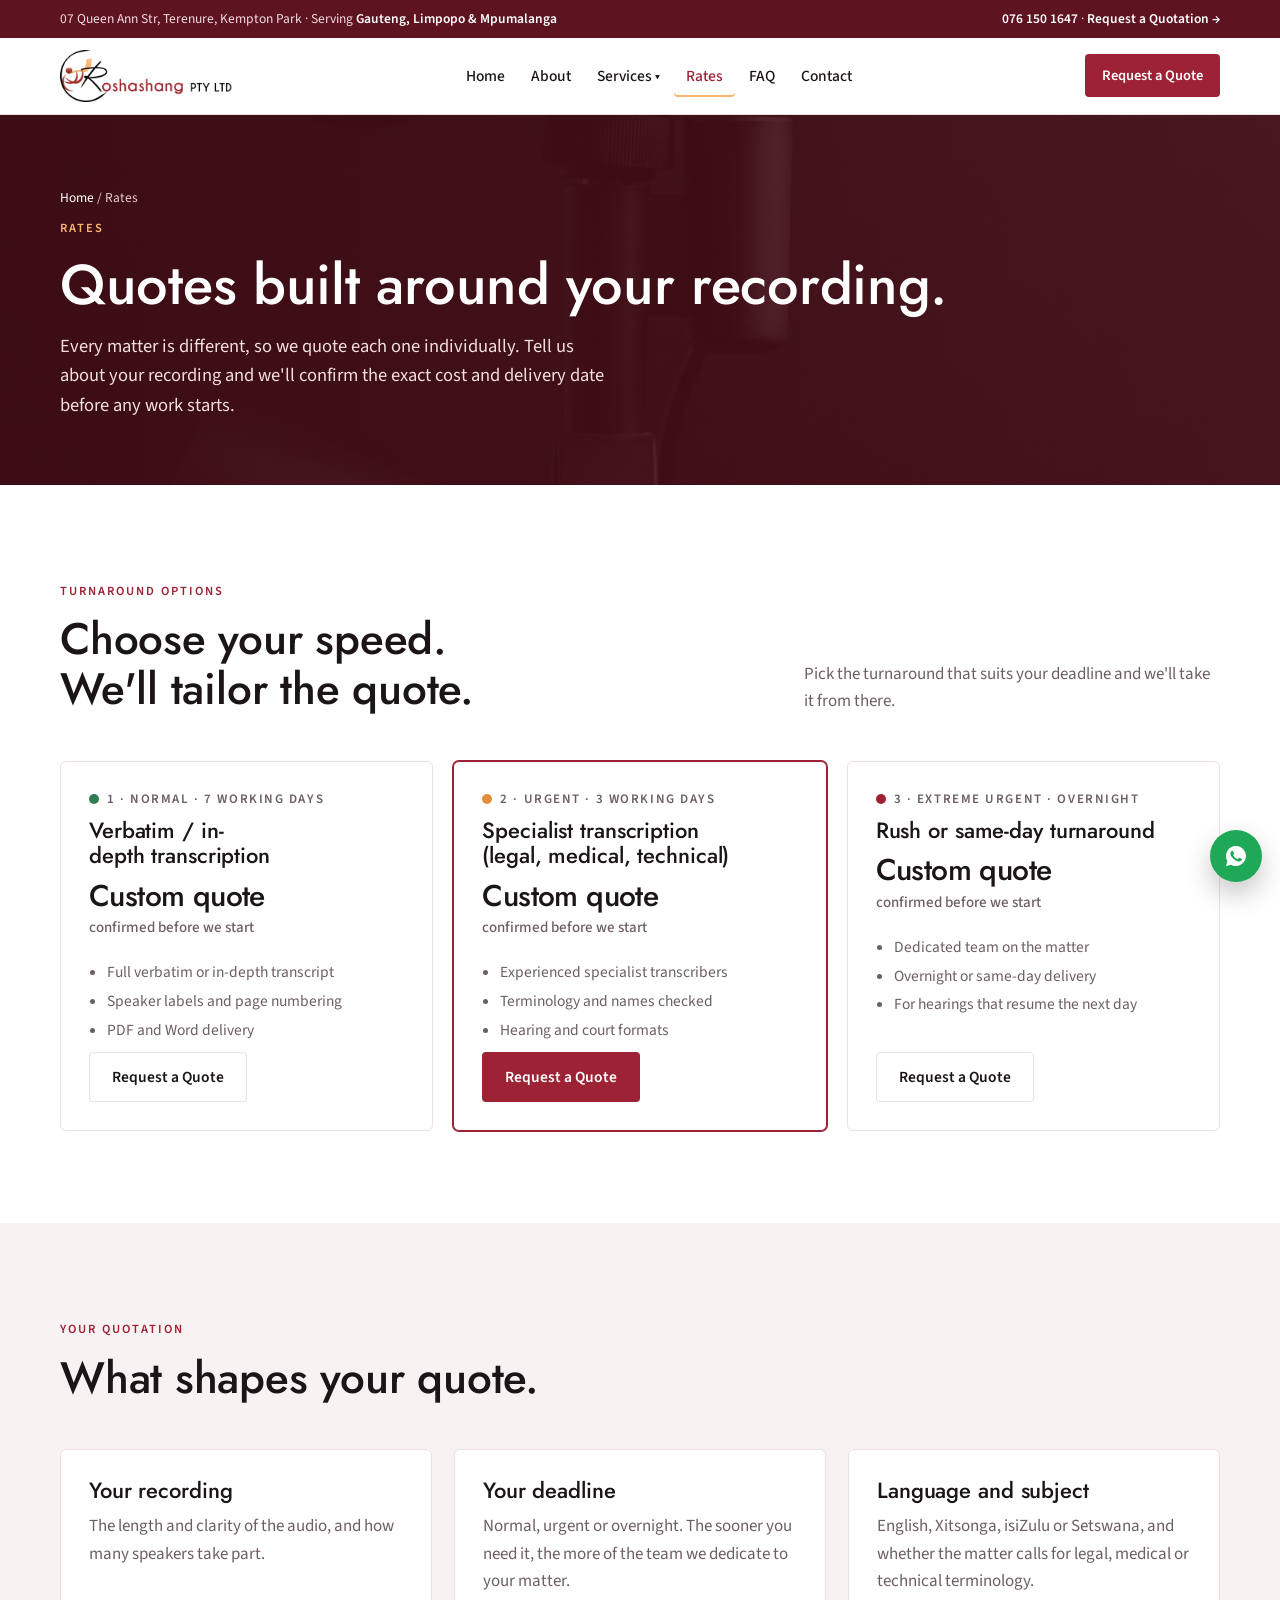
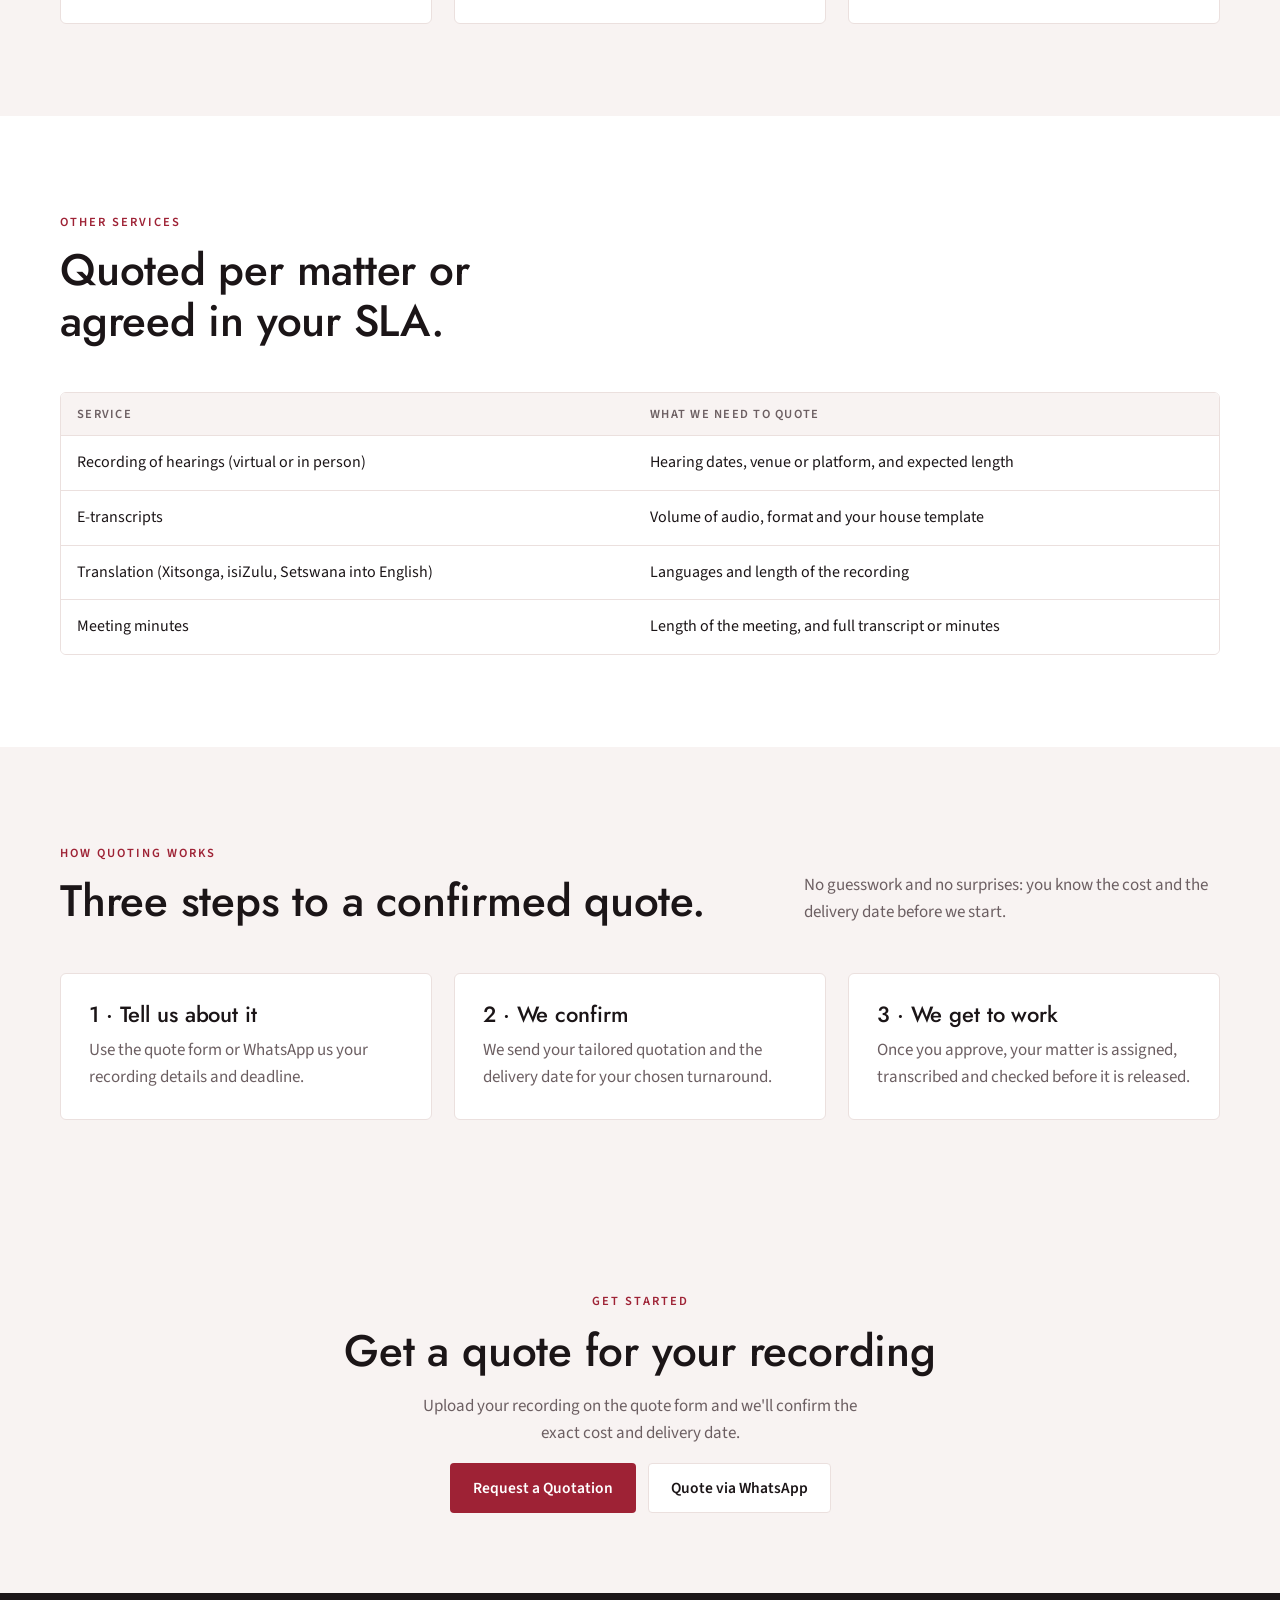
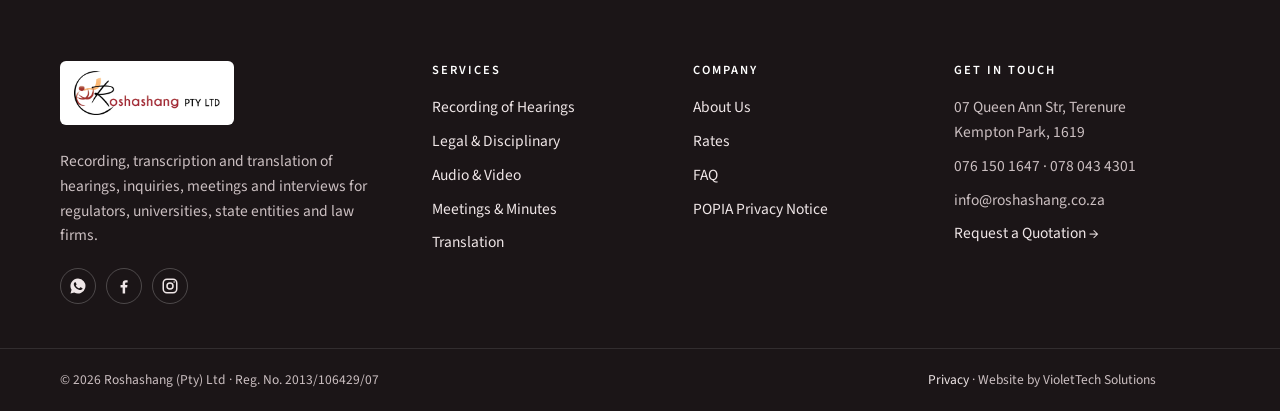
<file: rates.html>
<!doctype html>
<html lang="en">
<head>
<meta charset="utf-8">
<meta name="viewport" content="width=device-width, initial-scale=1, viewport-fit=cover">
<title>Rates · Roshashang</title>
<meta name="description" content="Request a tailored quotation for transcription, recording and translation. Normal, urgent and overnight turnaround, confirmed before work starts.">
<link rel="preconnect" href="https://fonts.googleapis.com"><link rel="preconnect" href="https://fonts.gstatic.com" crossorigin><link rel="stylesheet" href="https://fonts.googleapis.com/css2?family=Jost:wght@400;500;600&family=Source+Sans+3:wght@400;600;700&display=swap"><link rel="stylesheet" href="/site.css?v=4">
</head>
<body>
<div class="util"><div class="wrap"><span>07 Queen Ann Str, Terenure, Kempton Park · Serving <b>Gauteng, Limpopo &amp; Mpumalanga</b></span><span><a href="tel:+27761501647">076 150 1647</a> · <a href="/contact#quote">Request a Quotation →</a></span></div></div>
<header class="nav"><div class="wrap">
  <a class="logo" href="/"><img src="/img/logo.png" alt="Roshashang (Pty) Ltd" width="172" height="52"></a>
  <ul class="menu" id="menu"><li><a href="/">Home</a></li><li><a href="/about">About</a></li><li><a href="/services" aria-haspopup="true">Services ▾</a><div class="drop"><a href="/services#recording"><b>Recording of Hearings</b><span>Virtual and in-person proceedings</span></a><a href="/services#legal"><b>Legal &amp; Disciplinary</b><span>Inquiries, hearings, arbitrations</span></a><a href="/services#specialist"><b>Medical &amp; Technical</b><span>Specialist terminology</span></a><a href="/services#audio-video"><b>Audio &amp; Video</b><span>Interviews, lectures, evidence</span></a><a href="/services#meetings"><b>Meetings &amp; Minutes</b><span>Boards, councils, committees</span></a><a href="/services#translation"><b>Translation</b><span>Xitsonga, isiZulu, Setswana</span></a><a class="all" href="/services">All services →</a></div></li><li><a href="/rates" aria-current="page">Rates</a></li><li><a href="/faq">FAQ</a></li><li><a href="/contact">Contact</a></li></ul>
  <div class="nav-cta"><a class="btn btn-primary" href="/contact#quote">Request a Quote</a><button class="burger" id="burger" aria-expanded="false" aria-controls="menu">Menu</button></div>
</div></header>
<main>
<section class="phero"><img src="/img/mic.jpg" alt=""><div class="wrap"><div class="crumb"><a href="/">Home</a> / Rates</div><span class="eyebrow">Rates</span><h1>Quotes built around your recording.</h1><p>Every matter is different, so we quote each one individually. Tell us about your recording and we'll confirm the exact cost and delivery date before any work starts.</p></div></section>
<section class="block"><div class="wrap">
  <div class="head"><div><span class="eyebrow">Turnaround options</span><h2>Choose your speed. We'll tailor the quote.</h2></div><p>Pick the turnaround that suits your deadline and we'll take it from there.</p></div>
  <div class="rates">
    <div class="rate" style="--c:#2f7d57"><span class="tier">1 · Normal · 7 working days</span><h3>Verbatim / in-depth transcription</h3><div class="price q">Custom quote <small>confirmed before we start</small></div><ul><li>Full verbatim or in-depth transcript</li><li>Speaker labels and page numbering</li><li>PDF and Word delivery</li></ul><a class="btn btn-ghost" href="/contact?tat=normal#quote">Request a Quote</a></div>
    <div class="rate feature" style="--c:#e58c3a"><span class="tier">2 · Urgent · 3 working days</span><h3>Specialist transcription (legal, medical, technical)</h3><div class="price q">Custom quote <small>confirmed before we start</small></div><ul><li>Experienced specialist transcribers</li><li>Terminology and names checked</li><li>Hearing and court formats</li></ul><a class="btn btn-primary" href="/contact?tat=urgent#quote">Request a Quote</a></div>
    <div class="rate" style="--c:#9e2235"><span class="tier">3 · Extreme urgent · overnight</span><h3>Rush or same-day turnaround</h3><div class="price q">Custom quote <small>confirmed before we start</small></div><ul><li>Dedicated team on the matter</li><li>Overnight or same-day delivery</li><li>For hearings that resume the next day</li></ul><a class="btn btn-ghost" href="/contact?tat=extreme#quote">Request a Quote</a></div>
  </div>
</div></section>
<section class="block alt"><div class="wrap">
  <div class="head"><div><span class="eyebrow">Your quotation</span><h2>What shapes your quote.</h2></div></div>
  <div class="trio">
    <div><h3>Your recording</h3><p>The length and clarity of the audio, and how many speakers take part.</p></div>
    <div><h3>Your deadline</h3><p>Normal, urgent or overnight. The sooner you need it, the more of the team we dedicate to your matter.</p></div>
    <div><h3>Language and subject</h3><p>English, Xitsonga, isiZulu or Setswana, and whether the matter calls for legal, medical or technical terminology.</p></div>
  </div>
</div></section>
<section class="block"><div class="wrap">
  <div class="head"><div><span class="eyebrow">Other services</span><h2>Quoted per matter or agreed in your SLA.</h2></div></div>
  <div class="tw"><table class="t"><thead><tr><th>Service</th><th>What we need to quote</th></tr></thead><tbody>
    <tr><td>Recording of hearings (virtual or in person)</td><td>Hearing dates, venue or platform, and expected length</td></tr>
    <tr><td>E-transcripts</td><td>Volume of audio, format and your house template</td></tr>
    <tr><td>Translation (Xitsonga, isiZulu, Setswana into English)</td><td>Languages and length of the recording</td></tr>
    <tr><td>Meeting minutes</td><td>Length of the meeting, and full transcript or minutes</td></tr>
  </tbody></table></div>
</div></section>
<section class="block alt"><div class="wrap">
  <div class="head"><div><span class="eyebrow">How quoting works</span><h2>Three steps to a confirmed quote.</h2></div><p>No guesswork and no surprises: you know the cost and the delivery date before we start.</p></div>
  <div class="trio">
    <div><h3>1 · Tell us about it</h3><p>Use the quote form or WhatsApp us your recording details and deadline.</p></div>
    <div><h3>2 · We confirm</h3><p>We send your tailored quotation and the delivery date for your chosen turnaround.</p></div>
    <div><h3>3 · We get to work</h3><p>Once you approve, your matter is assigned, transcribed and checked before it is released.</p></div>
  </div>
</div></section>
<section class="cta"><div class="wrap"><span class="eyebrow">Get started</span><h2>Get a quote for your recording</h2><p>Upload your recording on the quote form and we'll confirm the exact cost and delivery date.</p><div style="display:flex;gap:12px;flex-wrap:wrap;justify-content:center"><a class="btn btn-primary" href="/contact#quote">Request a Quotation</a><a class="btn btn-ghost wa-quote" href="https://wa.me/27820485072?text=Hi%20Roshashang%2C%20I%27d%20like%20a%20transcription%20quote" target="_blank" rel="noopener">Quote via WhatsApp</a></div></div></section>
</main>
<footer>
  <div class="wrap">
    <div class="about"><span class="fl"><img src="/img/logo.png" alt="Roshashang (Pty) Ltd"></span><p>Recording, transcription and translation of hearings, inquiries, meetings and interviews for regulators, universities, state entities and law firms.</p><div class="social"><a href="https://wa.me/27820485072?text=Hi%20Roshashang%2C%20I%27d%20like%20a%20transcription%20quote" target="_blank" rel="noopener" aria-label="WhatsApp" title="WhatsApp" data-tip="WhatsApp"><svg width="18" height="18" style="width:18px;height:18px" viewBox="0 0 24 24" fill="currentColor" aria-hidden="true"><path d="M12 2a10 10 0 0 0-8.6 15.1L2 22l5-1.3A10 10 0 1 0 12 2zm5.3 14.2c-.2.6-1.3 1.2-1.8 1.2-.5.1-1 .2-3.3-.7-2.8-1.1-4.5-3.9-4.7-4.1-.1-.2-1.1-1.5-1.1-2.9s.7-2.1 1-2.4c.2-.3.5-.3.7-.3h.5c.2 0 .4 0 .6.5l.8 2c.1.2.1.4 0 .5l-.3.5-.4.4c-.1.2-.3.3-.1.6.2.3.8 1.3 1.7 2.1 1.2 1 2.1 1.3 2.4 1.5.3.1.5.1.6-.1l.9-1.1c.2-.3.4-.2.7-.1l1.9.9c.3.1.5.2.5.3.1.2.1.7-.1 1.2z"/></svg></a><a href="https://www.facebook.com/share/1EuR9v8PKz/" target="_blank" rel="noopener" aria-label="Facebook" title="Facebook" data-tip="Facebook"><svg width="18" height="18" style="width:18px;height:18px" viewBox="0 0 24 24" fill="currentColor" aria-hidden="true"><path d="M13.5 22v-8h2.7l.4-3.2h-3.1V8.8c0-.9.3-1.5 1.6-1.5h1.7V4.4c-.3 0-1.3-.1-2.5-.1-2.5 0-4.1 1.5-4.1 4.2v2.3H7.4V14h2.8v8h3.3z"/></svg></a><a href="https://www.instagram.com/roshashang_transcribers/" target="_blank" rel="noopener" aria-label="Instagram" title="Instagram" data-tip="Instagram"><svg width="18" height="18" style="width:18px;height:18px" viewBox="0 0 24 24" fill="none" stroke="currentColor" stroke-width="2" aria-hidden="true"><rect x="3" y="3" width="18" height="18" rx="5"/><circle cx="12" cy="12" r="4"/><circle cx="17.5" cy="6.5" r="1" fill="currentColor" stroke="none"/></svg></a></div></div>
    <div><h4>Services</h4><ul><li><a href="/services#recording">Recording of Hearings</a></li><li><a href="/services#legal">Legal &amp; Disciplinary</a></li><li><a href="/services#audio-video">Audio &amp; Video</a></li><li><a href="/services#meetings">Meetings &amp; Minutes</a></li><li><a href="/services#translation">Translation</a></li></ul></div>
    <div><h4>Company</h4><ul><li><a href="/about">About Us</a></li><li><a href="/rates">Rates</a></li><li><a href="/faq">FAQ</a></li><li><a href="/privacy">POPIA Privacy Notice</a></li></ul></div>
    <div><h4>Get in touch</h4><ul><li>07 Queen Ann Str, Terenure<br>Kempton Park, 1619</li><li>076 150 1647 · 078 043 4301</li><li>info@roshashang.co.za</li><li><a href="/contact#quote">Request a Quotation →</a></li></ul></div>
  </div>
  <div class="legal"><div class="wrap"><span>© 2026 Roshashang (Pty) Ltd · Reg. No. 2013/106429/07</span><span><a href="/privacy">Privacy</a> · Website by VioletTech Solutions</span></div></div>
</footer>
<a class="wa" aria-label="WhatsApp us" title="WhatsApp us" href="https://wa.me/27820485072?text=Hi%20Roshashang%2C%20I%27d%20like%20a%20transcription%20quote" target="_blank" rel="noopener"><svg width="24" height="24" viewBox="0 0 24 24" fill="currentColor" aria-hidden="true"><path d="M12 2a10 10 0 0 0-8.6 15.1L2 22l5-1.3A10 10 0 1 0 12 2zm5.3 14.2c-.2.6-1.3 1.2-1.8 1.2-.5.1-1 .2-3.3-.7-2.8-1.1-4.5-3.9-4.7-4.1-.1-.2-1.1-1.5-1.1-2.9s.7-2.1 1-2.4c.2-.3.5-.3.7-.3h.5c.2 0 .4 0 .6.5l.8 2c.1.2.1.4 0 .5l-.3.5-.4.4c-.1.2-.3.3-.1.6.2.3.8 1.3 1.7 2.1 1.2 1 2.1 1.3 2.4 1.5.3.1.5.1.6-.1l.9-1.1c.2-.3.4-.2.7-.1l1.9.9c.3.1.5.2.5.3.1.2.1.7-.1 1.2z"/></svg><span>WhatsApp us</span></a>
<script src="/site.js?v=4"></script>
</body>
</html>
</file>
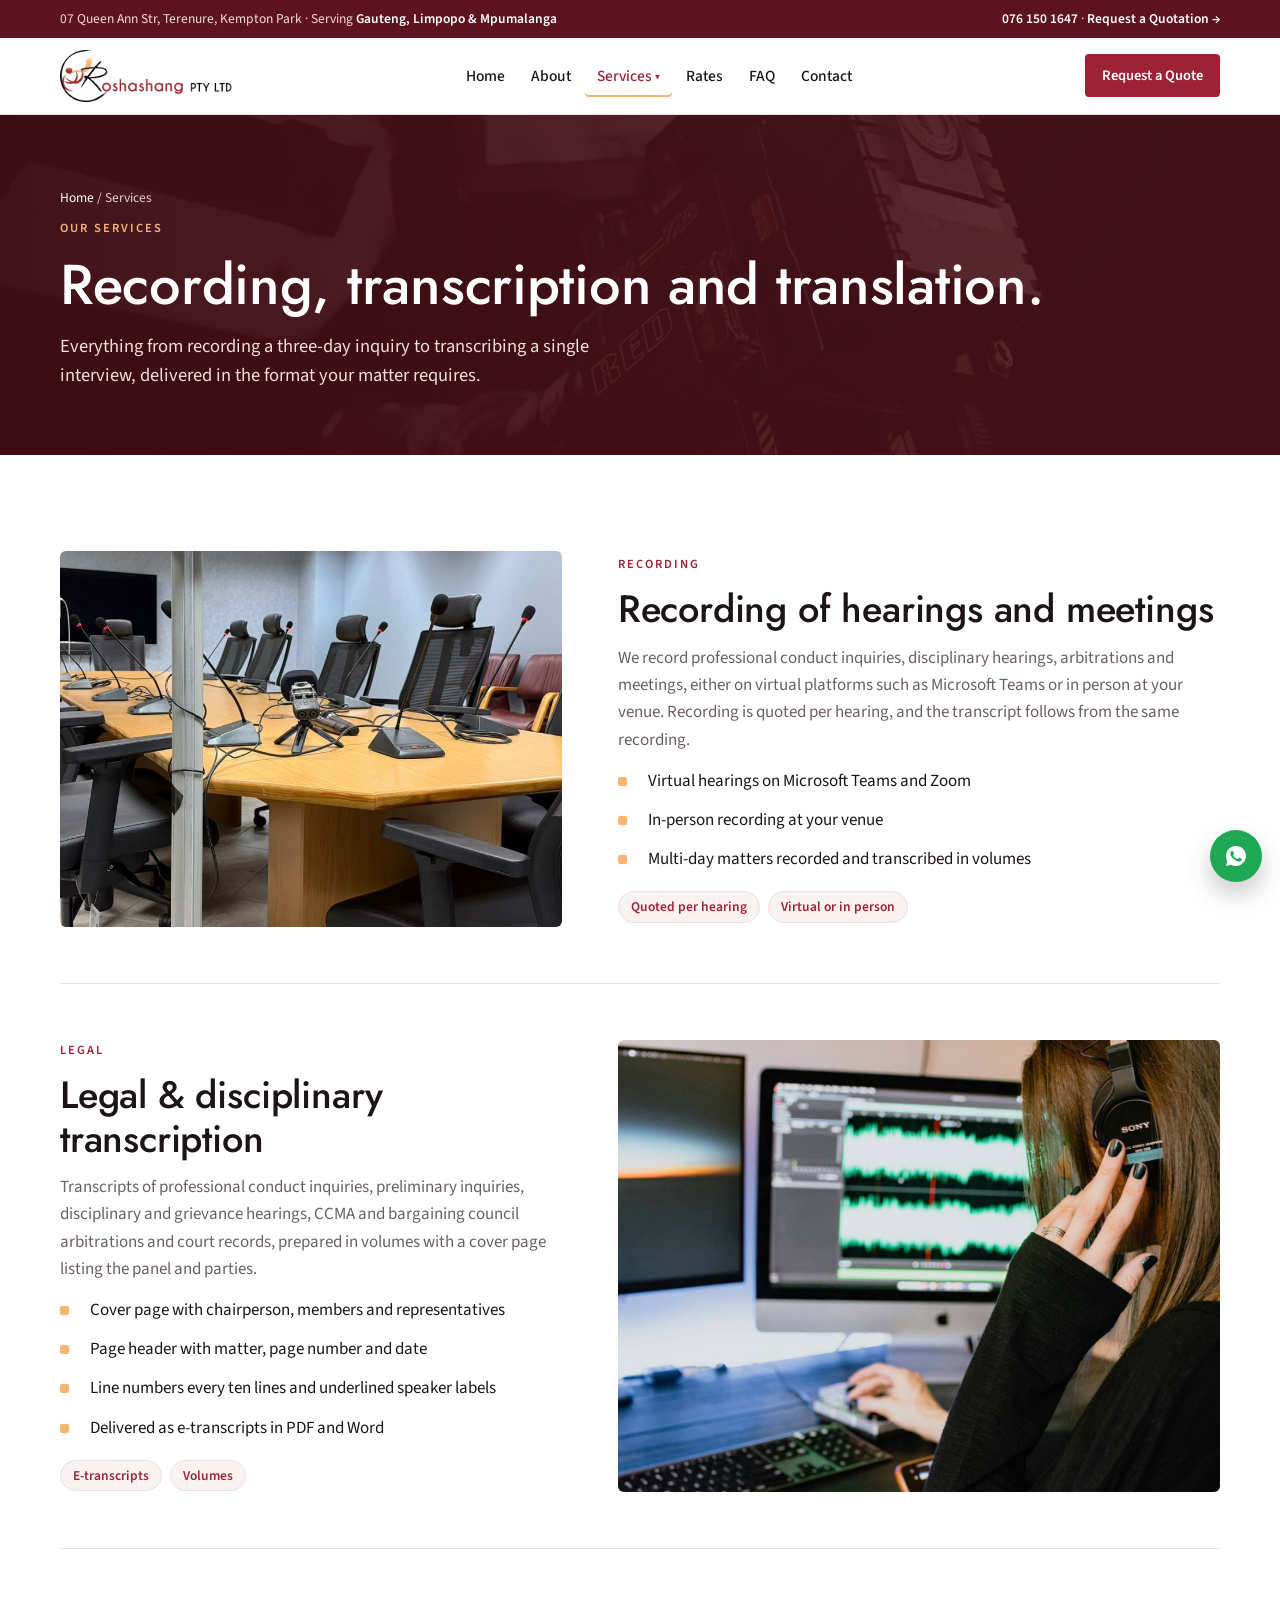
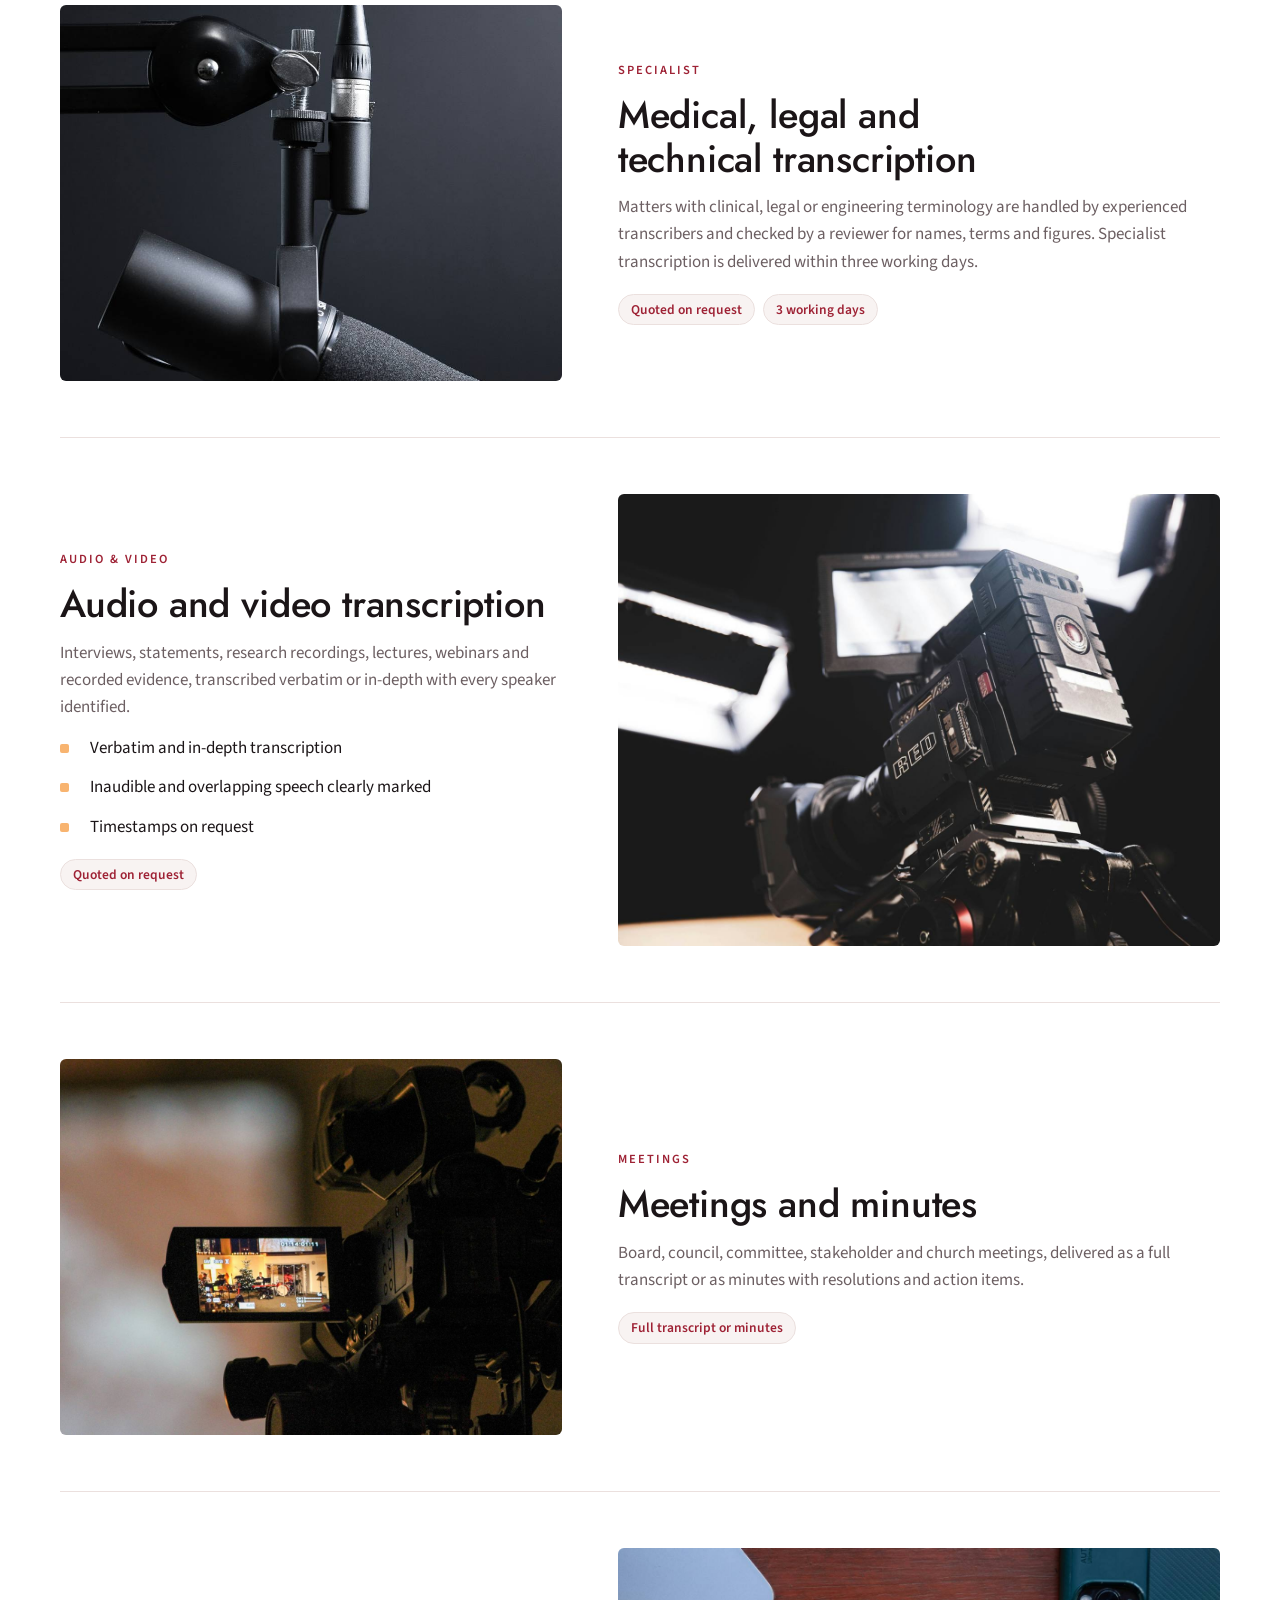
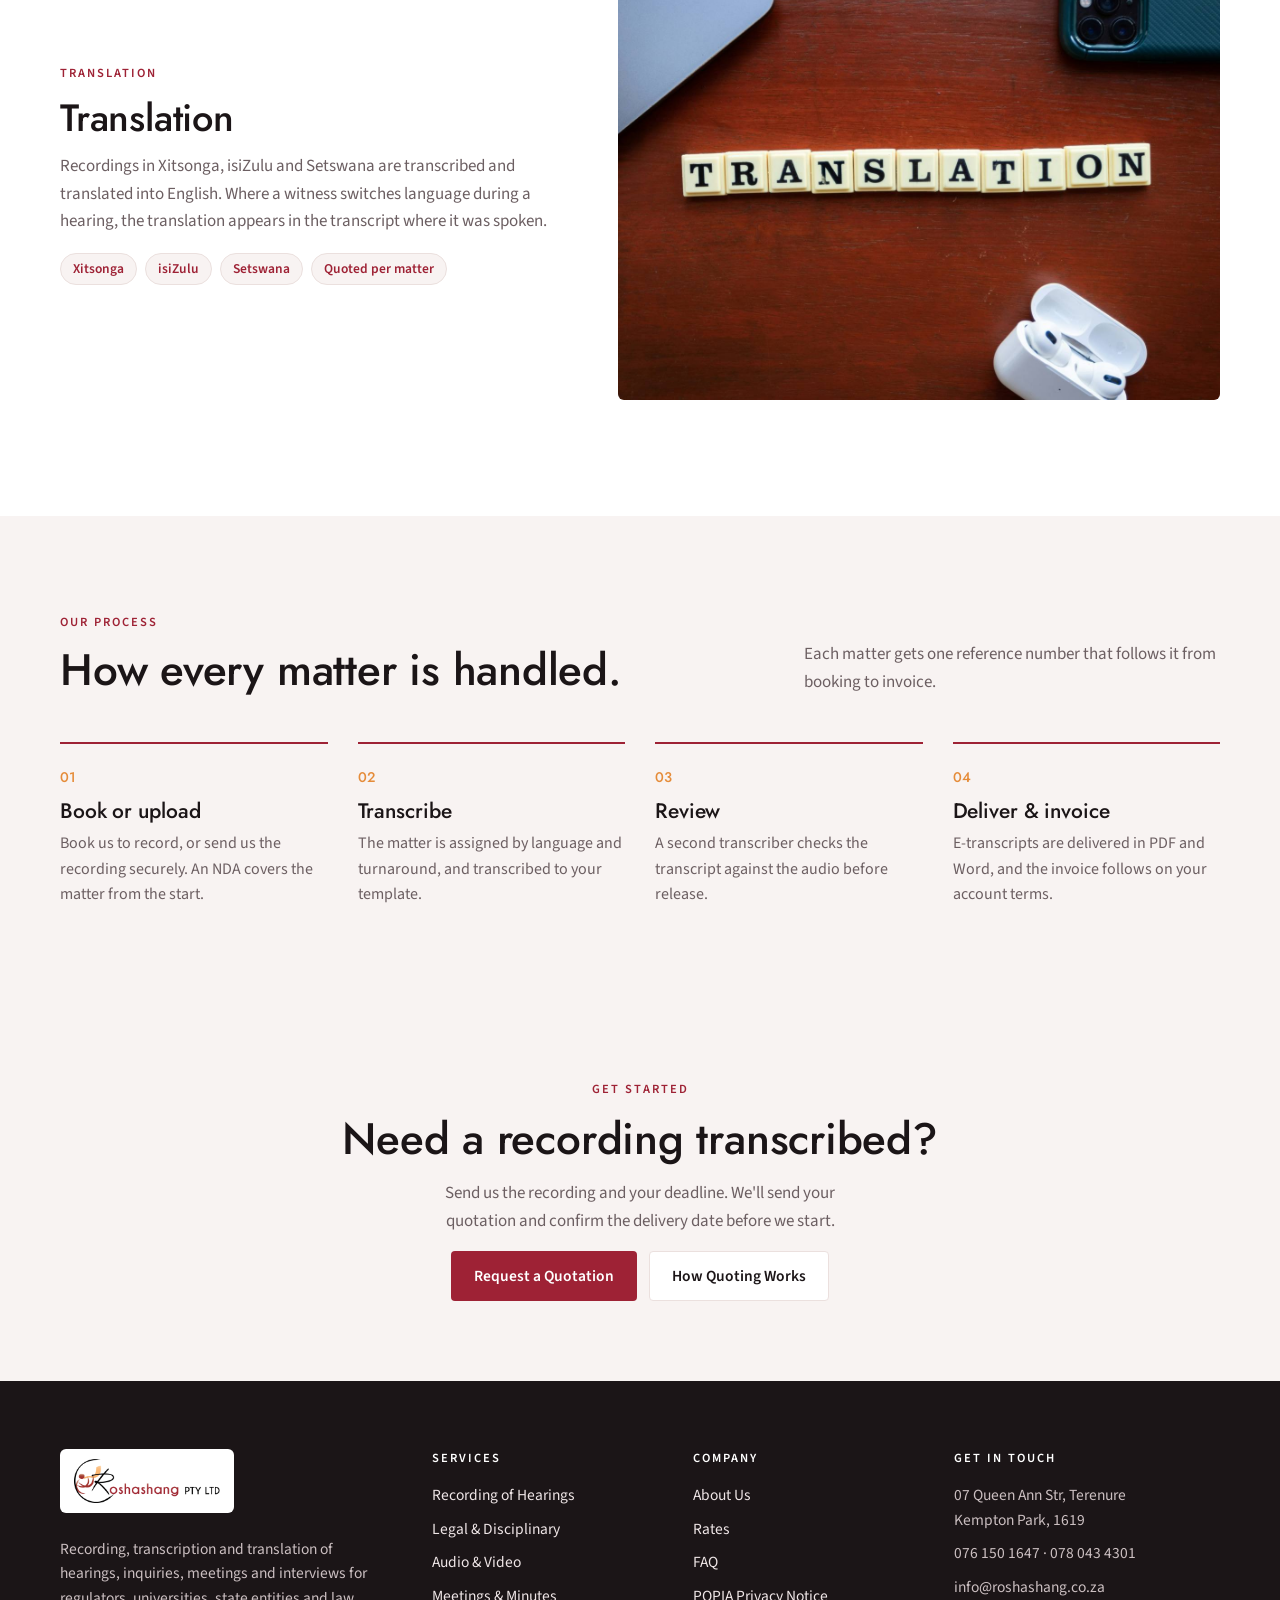
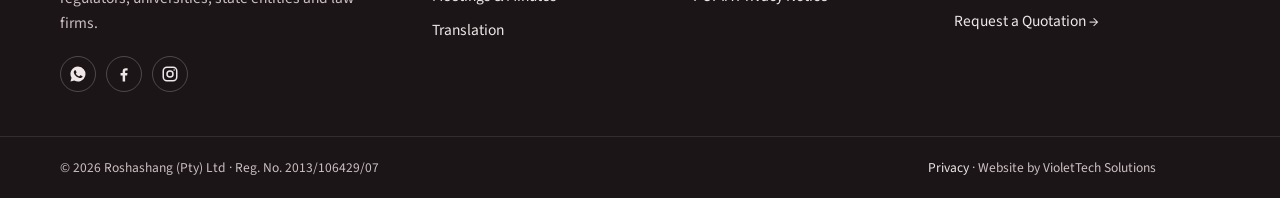
<file: services.html>
<!doctype html>
<html lang="en">
<head>
<meta charset="utf-8">
<meta name="viewport" content="width=device-width, initial-scale=1, viewport-fit=cover">
<title>Services · Roshashang</title>
<meta name="description" content="Recording of hearings, legal and disciplinary transcription, audio and video transcription, meetings and translation.">
<link rel="preconnect" href="https://fonts.googleapis.com"><link rel="preconnect" href="https://fonts.gstatic.com" crossorigin><link rel="stylesheet" href="https://fonts.googleapis.com/css2?family=Jost:wght@400;500;600&family=Source+Sans+3:wght@400;600;700&display=swap"><link rel="stylesheet" href="/site.css?v=4">
</head>
<body>
<div class="util"><div class="wrap"><span>07 Queen Ann Str, Terenure, Kempton Park · Serving <b>Gauteng, Limpopo &amp; Mpumalanga</b></span><span><a href="tel:+27761501647">076 150 1647</a> · <a href="/contact#quote">Request a Quotation →</a></span></div></div>
<header class="nav"><div class="wrap">
  <a class="logo" href="/"><img src="/img/logo.png" alt="Roshashang (Pty) Ltd" width="172" height="52"></a>
  <ul class="menu" id="menu"><li><a href="/">Home</a></li><li><a href="/about">About</a></li><li><a href="/services" aria-current="page" aria-haspopup="true">Services ▾</a><div class="drop"><a href="/services#recording"><b>Recording of Hearings</b><span>Virtual and in-person proceedings</span></a><a href="/services#legal"><b>Legal &amp; Disciplinary</b><span>Inquiries, hearings, arbitrations</span></a><a href="/services#specialist"><b>Medical &amp; Technical</b><span>Specialist terminology</span></a><a href="/services#audio-video"><b>Audio &amp; Video</b><span>Interviews, lectures, evidence</span></a><a href="/services#meetings"><b>Meetings &amp; Minutes</b><span>Boards, councils, committees</span></a><a href="/services#translation"><b>Translation</b><span>Xitsonga, isiZulu, Setswana</span></a><a class="all" href="/services">All services →</a></div></li><li><a href="/rates">Rates</a></li><li><a href="/faq">FAQ</a></li><li><a href="/contact">Contact</a></li></ul>
  <div class="nav-cta"><a class="btn btn-primary" href="/contact#quote">Request a Quote</a><button class="burger" id="burger" aria-expanded="false" aria-controls="menu">Menu</button></div>
</div></header>
<main>
<section class="phero"><img src="/img/camera.jpg" alt=""><div class="wrap"><div class="crumb"><a href="/">Home</a> / Services</div><span class="eyebrow">Our Services</span><h1>Recording, transcription and translation.</h1><p>Everything from recording a three-day inquiry to transcribing a single interview, delivered in the format your matter requires.</p></div></section>
<section class="block" style="padding-block:40px 60px"><div class="wrap">
  <article class="svc" id="recording"><div class="media"><img src="/img/room2.jpg" alt="Delegate microphones and a field recorder set up for a hearing"></div><div class="txt"><span class="eyebrow">Recording</span><h2>Recording of hearings and meetings</h2><p>We record professional conduct inquiries, disciplinary hearings, arbitrations and meetings, either on virtual platforms such as Microsoft Teams or in person at your venue. Recording is quoted per hearing, and the transcript follows from the same recording.</p><ul class="ticks"><li>Virtual hearings on Microsoft Teams and Zoom</li><li>In-person recording at your venue</li><li>Multi-day matters recorded and transcribed in volumes</li></ul><div class="meta"><span>Quoted per hearing</span><span>Virtual or in person</span></div></div></article>
  <article class="svc" id="legal"><div class="media"><img src="/img/hero.jpg" alt="Transcriber listening to a recording"></div><div class="txt"><span class="eyebrow">Legal</span><h2>Legal &amp; disciplinary transcription</h2><p>Transcripts of professional conduct inquiries, preliminary inquiries, disciplinary and grievance hearings, CCMA and bargaining council arbitrations and court records, prepared in volumes with a cover page listing the panel and parties.</p><ul class="ticks"><li>Cover page with chairperson, members and representatives</li><li>Page header with matter, page number and date</li><li>Line numbers every ten lines and underlined speaker labels</li><li>Delivered as e-transcripts in PDF and Word</li></ul><div class="meta"><span>E-transcripts</span><span>Volumes</span></div></div></article>
  <article class="svc" id="specialist"><div class="media"><img src="/img/mic.jpg" alt="Studio microphone on a boom arm"></div><div class="txt"><span class="eyebrow">Specialist</span><h2>Medical, legal and technical transcription</h2><p>Matters with clinical, legal or engineering terminology are handled by experienced transcribers and checked by a reviewer for names, terms and figures. Specialist transcription is delivered within three working days.</p><div class="meta"><span>Quoted on request</span><span>3 working days</span></div></div></article>
  <article class="svc" id="audio-video"><div class="media"><img src="/img/camera.jpg" alt="Cinema camera on a tripod"></div><div class="txt"><span class="eyebrow">Audio &amp; Video</span><h2>Audio and video transcription</h2><p>Interviews, statements, research recordings, lectures, webinars and recorded evidence, transcribed verbatim or in-depth with every speaker identified.</p><ul class="ticks"><li>Verbatim and in-depth transcription</li><li>Inaudible and overlapping speech clearly marked</li><li>Timestamps on request</li></ul><div class="meta"><span>Quoted on request</span></div></div></article>
  <article class="svc" id="meetings"><div class="media"><img src="/img/church.jpg" alt="Camcorder recording a meeting"></div><div class="txt"><span class="eyebrow">Meetings</span><h2>Meetings and minutes</h2><p>Board, council, committee, stakeholder and church meetings, delivered as a full transcript or as minutes with resolutions and action items.</p><div class="meta"><span>Full transcript or minutes</span></div></div></article>
  <article class="svc" id="translation"><div class="media"><img src="/img/translation.jpg" alt="Letter tiles spelling translation"></div><div class="txt"><span class="eyebrow">Translation</span><h2>Translation</h2><p>Recordings in Xitsonga, isiZulu and Setswana are transcribed and translated into English. Where a witness switches language during a hearing, the translation appears in the transcript where it was spoken.</p><div class="meta"><span>Xitsonga</span><span>isiZulu</span><span>Setswana</span><span>Quoted per matter</span></div></div></article>
</div></section>
<section class="block alt" id="process"><div class="wrap">
  <div class="head"><div><span class="eyebrow">Our Process</span><h2>How every matter is handled.</h2></div><p>Each matter gets one reference number that follows it from booking to invoice.</p></div>
  <div class="steps">
    <div class="step"><span class="n">01</span><h3>Book or upload</h3><p>Book us to record, or send us the recording securely. An NDA covers the matter from the start.</p></div>
    <div class="step"><span class="n">02</span><h3>Transcribe</h3><p>The matter is assigned by language and turnaround, and transcribed to your template.</p></div>
    <div class="step"><span class="n">03</span><h3>Review</h3><p>A second transcriber checks the transcript against the audio before release.</p></div>
    <div class="step"><span class="n">04</span><h3>Deliver &amp; invoice</h3><p>E-transcripts are delivered in PDF and Word, and the invoice follows on your account terms.</p></div>
  </div>
</div></section>
<section class="cta"><div class="wrap"><span class="eyebrow">Get started</span><h2>Need a recording transcribed?</h2><p>Send us the recording and your deadline. We'll send your quotation and confirm the delivery date before we start.</p><div style="display:flex;gap:12px;flex-wrap:wrap;justify-content:center"><a class="btn btn-primary" href="/contact#quote">Request a Quotation</a><a class="btn btn-ghost" href="/rates">How Quoting Works</a></div></div></section>
</main>
<footer>
  <div class="wrap">
    <div class="about"><span class="fl"><img src="/img/logo.png" alt="Roshashang (Pty) Ltd"></span><p>Recording, transcription and translation of hearings, inquiries, meetings and interviews for regulators, universities, state entities and law firms.</p><div class="social"><a href="https://wa.me/27820485072?text=Hi%20Roshashang%2C%20I%27d%20like%20a%20transcription%20quote" target="_blank" rel="noopener" aria-label="WhatsApp" title="WhatsApp" data-tip="WhatsApp"><svg width="18" height="18" style="width:18px;height:18px" viewBox="0 0 24 24" fill="currentColor" aria-hidden="true"><path d="M12 2a10 10 0 0 0-8.6 15.1L2 22l5-1.3A10 10 0 1 0 12 2zm5.3 14.2c-.2.6-1.3 1.2-1.8 1.2-.5.1-1 .2-3.3-.7-2.8-1.1-4.5-3.9-4.7-4.1-.1-.2-1.1-1.5-1.1-2.9s.7-2.1 1-2.4c.2-.3.5-.3.7-.3h.5c.2 0 .4 0 .6.5l.8 2c.1.2.1.4 0 .5l-.3.5-.4.4c-.1.2-.3.3-.1.6.2.3.8 1.3 1.7 2.1 1.2 1 2.1 1.3 2.4 1.5.3.1.5.1.6-.1l.9-1.1c.2-.3.4-.2.7-.1l1.9.9c.3.1.5.2.5.3.1.2.1.7-.1 1.2z"/></svg></a><a href="https://www.facebook.com/share/1EuR9v8PKz/" target="_blank" rel="noopener" aria-label="Facebook" title="Facebook" data-tip="Facebook"><svg width="18" height="18" style="width:18px;height:18px" viewBox="0 0 24 24" fill="currentColor" aria-hidden="true"><path d="M13.5 22v-8h2.7l.4-3.2h-3.1V8.8c0-.9.3-1.5 1.6-1.5h1.7V4.4c-.3 0-1.3-.1-2.5-.1-2.5 0-4.1 1.5-4.1 4.2v2.3H7.4V14h2.8v8h3.3z"/></svg></a><a href="https://www.instagram.com/roshashang_transcribers/" target="_blank" rel="noopener" aria-label="Instagram" title="Instagram" data-tip="Instagram"><svg width="18" height="18" style="width:18px;height:18px" viewBox="0 0 24 24" fill="none" stroke="currentColor" stroke-width="2" aria-hidden="true"><rect x="3" y="3" width="18" height="18" rx="5"/><circle cx="12" cy="12" r="4"/><circle cx="17.5" cy="6.5" r="1" fill="currentColor" stroke="none"/></svg></a></div></div>
    <div><h4>Services</h4><ul><li><a href="/services#recording">Recording of Hearings</a></li><li><a href="/services#legal">Legal &amp; Disciplinary</a></li><li><a href="/services#audio-video">Audio &amp; Video</a></li><li><a href="/services#meetings">Meetings &amp; Minutes</a></li><li><a href="/services#translation">Translation</a></li></ul></div>
    <div><h4>Company</h4><ul><li><a href="/about">About Us</a></li><li><a href="/rates">Rates</a></li><li><a href="/faq">FAQ</a></li><li><a href="/privacy">POPIA Privacy Notice</a></li></ul></div>
    <div><h4>Get in touch</h4><ul><li>07 Queen Ann Str, Terenure<br>Kempton Park, 1619</li><li>076 150 1647 · 078 043 4301</li><li>info@roshashang.co.za</li><li><a href="/contact#quote">Request a Quotation →</a></li></ul></div>
  </div>
  <div class="legal"><div class="wrap"><span>© 2026 Roshashang (Pty) Ltd · Reg. No. 2013/106429/07</span><span><a href="/privacy">Privacy</a> · Website by VioletTech Solutions</span></div></div>
</footer>
<a class="wa" aria-label="WhatsApp us" title="WhatsApp us" href="https://wa.me/27820485072?text=Hi%20Roshashang%2C%20I%27d%20like%20a%20transcription%20quote" target="_blank" rel="noopener"><svg width="24" height="24" viewBox="0 0 24 24" fill="currentColor" aria-hidden="true"><path d="M12 2a10 10 0 0 0-8.6 15.1L2 22l5-1.3A10 10 0 1 0 12 2zm5.3 14.2c-.2.6-1.3 1.2-1.8 1.2-.5.1-1 .2-3.3-.7-2.8-1.1-4.5-3.9-4.7-4.1-.1-.2-1.1-1.5-1.1-2.9s.7-2.1 1-2.4c.2-.3.5-.3.7-.3h.5c.2 0 .4 0 .6.5l.8 2c.1.2.1.4 0 .5l-.3.5-.4.4c-.1.2-.3.3-.1.6.2.3.8 1.3 1.7 2.1 1.2 1 2.1 1.3 2.4 1.5.3.1.5.1.6-.1l.9-1.1c.2-.3.4-.2.7-.1l1.9.9c.3.1.5.2.5.3.1.2.1.7-.1 1.2z"/></svg><span>WhatsApp us</span></a>
<script src="/site.js?v=4"></script>
</body>
</html>
</file>
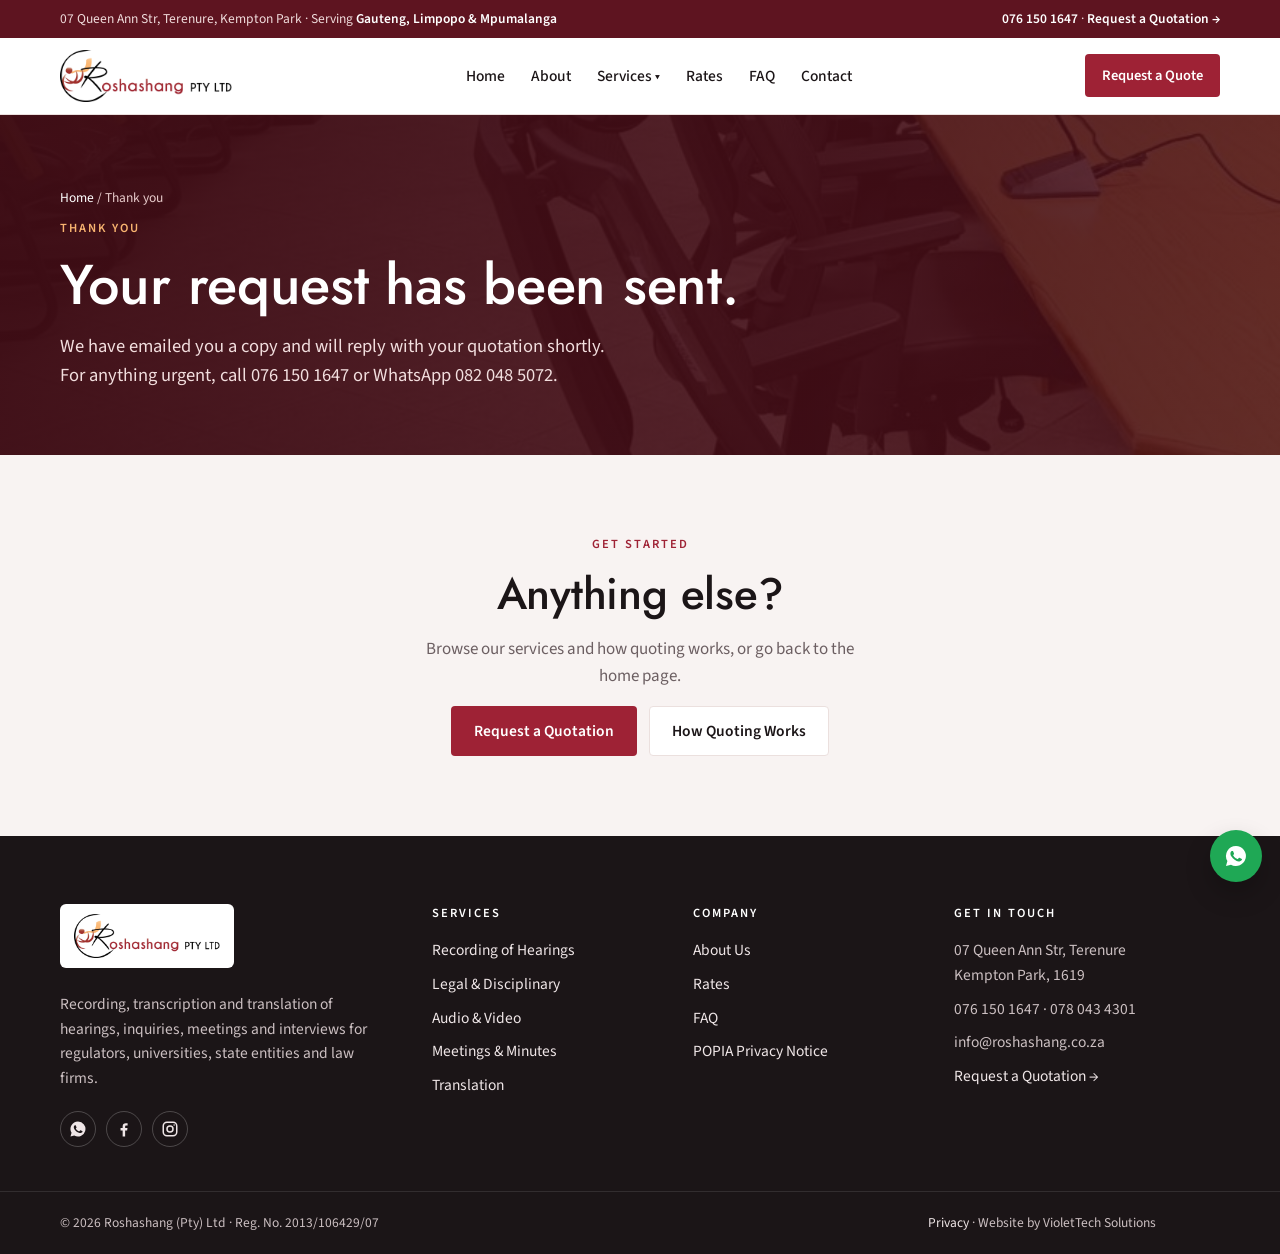
<file: thanks.html>
<!doctype html>
<html lang="en">
<head>
<meta charset="utf-8">
<meta name="viewport" content="width=device-width, initial-scale=1, viewport-fit=cover">
<title>Thank you · Roshashang</title>
<meta name="description" content="Your quote request has been sent to Roshashang.">
<link rel="preconnect" href="https://fonts.googleapis.com"><link rel="preconnect" href="https://fonts.gstatic.com" crossorigin><link rel="stylesheet" href="https://fonts.googleapis.com/css2?family=Jost:wght@400;500;600&family=Source+Sans+3:wght@400;600;700&display=swap"><link rel="stylesheet" href="/site.css?v=4">
</head>
<body>
<div class="util"><div class="wrap"><span>07 Queen Ann Str, Terenure, Kempton Park · Serving <b>Gauteng, Limpopo &amp; Mpumalanga</b></span><span><a href="tel:+27761501647">076 150 1647</a> · <a href="/contact#quote">Request a Quotation →</a></span></div></div>
<header class="nav"><div class="wrap">
  <a class="logo" href="/"><img src="/img/logo.png" alt="Roshashang (Pty) Ltd" width="172" height="52"></a>
  <ul class="menu" id="menu"><li><a href="/">Home</a></li><li><a href="/about">About</a></li><li><a href="/services" aria-haspopup="true">Services ▾</a><div class="drop"><a href="/services#recording"><b>Recording of Hearings</b><span>Virtual and in-person proceedings</span></a><a href="/services#legal"><b>Legal &amp; Disciplinary</b><span>Inquiries, hearings, arbitrations</span></a><a href="/services#specialist"><b>Medical &amp; Technical</b><span>Specialist terminology</span></a><a href="/services#audio-video"><b>Audio &amp; Video</b><span>Interviews, lectures, evidence</span></a><a href="/services#meetings"><b>Meetings &amp; Minutes</b><span>Boards, councils, committees</span></a><a href="/services#translation"><b>Translation</b><span>Xitsonga, isiZulu, Setswana</span></a><a class="all" href="/services">All services →</a></div></li><li><a href="/rates">Rates</a></li><li><a href="/faq">FAQ</a></li><li><a href="/contact">Contact</a></li></ul>
  <div class="nav-cta"><a class="btn btn-primary" href="/contact#quote">Request a Quote</a><button class="burger" id="burger" aria-expanded="false" aria-controls="menu">Menu</button></div>
</div></header>
<main>
<section class="phero"><img src="/img/room1.jpg" alt=""><div class="wrap"><div class="crumb"><a href="/">Home</a> / Thank you</div><span class="eyebrow">Thank you</span><h1>Your request has been sent.</h1><p>We have emailed you a copy and will reply with your quotation shortly. For anything urgent, call 076 150 1647 or WhatsApp 082 048 5072.</p></div></section><section class="cta"><div class="wrap"><span class="eyebrow">Get started</span><h2>Anything else?</h2><p>Browse our services and how quoting works, or go back to the home page.</p><div style="display:flex;gap:12px;flex-wrap:wrap;justify-content:center"><a class="btn btn-primary" href="/contact#quote">Request a Quotation</a><a class="btn btn-ghost" href="/rates">How Quoting Works</a></div></div></section>
</main>
<footer>
  <div class="wrap">
    <div class="about"><span class="fl"><img src="/img/logo.png" alt="Roshashang (Pty) Ltd"></span><p>Recording, transcription and translation of hearings, inquiries, meetings and interviews for regulators, universities, state entities and law firms.</p><div class="social"><a href="https://wa.me/27820485072?text=Hi%20Roshashang%2C%20I%27d%20like%20a%20transcription%20quote" target="_blank" rel="noopener" aria-label="WhatsApp" title="WhatsApp" data-tip="WhatsApp"><svg width="18" height="18" style="width:18px;height:18px" viewBox="0 0 24 24" fill="currentColor" aria-hidden="true"><path d="M12 2a10 10 0 0 0-8.6 15.1L2 22l5-1.3A10 10 0 1 0 12 2zm5.3 14.2c-.2.6-1.3 1.2-1.8 1.2-.5.1-1 .2-3.3-.7-2.8-1.1-4.5-3.9-4.7-4.1-.1-.2-1.1-1.5-1.1-2.9s.7-2.1 1-2.4c.2-.3.5-.3.7-.3h.5c.2 0 .4 0 .6.5l.8 2c.1.2.1.4 0 .5l-.3.5-.4.4c-.1.2-.3.3-.1.6.2.3.8 1.3 1.7 2.1 1.2 1 2.1 1.3 2.4 1.5.3.1.5.1.6-.1l.9-1.1c.2-.3.4-.2.7-.1l1.9.9c.3.1.5.2.5.3.1.2.1.7-.1 1.2z"/></svg></a><a href="https://www.facebook.com/share/1EuR9v8PKz/" target="_blank" rel="noopener" aria-label="Facebook" title="Facebook" data-tip="Facebook"><svg width="18" height="18" style="width:18px;height:18px" viewBox="0 0 24 24" fill="currentColor" aria-hidden="true"><path d="M13.5 22v-8h2.7l.4-3.2h-3.1V8.8c0-.9.3-1.5 1.6-1.5h1.7V4.4c-.3 0-1.3-.1-2.5-.1-2.5 0-4.1 1.5-4.1 4.2v2.3H7.4V14h2.8v8h3.3z"/></svg></a><a href="https://www.instagram.com/roshashang_transcribers/" target="_blank" rel="noopener" aria-label="Instagram" title="Instagram" data-tip="Instagram"><svg width="18" height="18" style="width:18px;height:18px" viewBox="0 0 24 24" fill="none" stroke="currentColor" stroke-width="2" aria-hidden="true"><rect x="3" y="3" width="18" height="18" rx="5"/><circle cx="12" cy="12" r="4"/><circle cx="17.5" cy="6.5" r="1" fill="currentColor" stroke="none"/></svg></a></div></div>
    <div><h4>Services</h4><ul><li><a href="/services#recording">Recording of Hearings</a></li><li><a href="/services#legal">Legal &amp; Disciplinary</a></li><li><a href="/services#audio-video">Audio &amp; Video</a></li><li><a href="/services#meetings">Meetings &amp; Minutes</a></li><li><a href="/services#translation">Translation</a></li></ul></div>
    <div><h4>Company</h4><ul><li><a href="/about">About Us</a></li><li><a href="/rates">Rates</a></li><li><a href="/faq">FAQ</a></li><li><a href="/privacy">POPIA Privacy Notice</a></li></ul></div>
    <div><h4>Get in touch</h4><ul><li>07 Queen Ann Str, Terenure<br>Kempton Park, 1619</li><li>076 150 1647 · 078 043 4301</li><li>info@roshashang.co.za</li><li><a href="/contact#quote">Request a Quotation →</a></li></ul></div>
  </div>
  <div class="legal"><div class="wrap"><span>© 2026 Roshashang (Pty) Ltd · Reg. No. 2013/106429/07</span><span><a href="/privacy">Privacy</a> · Website by VioletTech Solutions</span></div></div>
</footer>
<a class="wa" aria-label="WhatsApp us" title="WhatsApp us" href="https://wa.me/27820485072?text=Hi%20Roshashang%2C%20I%27d%20like%20a%20transcription%20quote" target="_blank" rel="noopener"><svg width="24" height="24" viewBox="0 0 24 24" fill="currentColor" aria-hidden="true"><path d="M12 2a10 10 0 0 0-8.6 15.1L2 22l5-1.3A10 10 0 1 0 12 2zm5.3 14.2c-.2.6-1.3 1.2-1.8 1.2-.5.1-1 .2-3.3-.7-2.8-1.1-4.5-3.9-4.7-4.1-.1-.2-1.1-1.5-1.1-2.9s.7-2.1 1-2.4c.2-.3.5-.3.7-.3h.5c.2 0 .4 0 .6.5l.8 2c.1.2.1.4 0 .5l-.3.5-.4.4c-.1.2-.3.3-.1.6.2.3.8 1.3 1.7 2.1 1.2 1 2.1 1.3 2.4 1.5.3.1.5.1.6-.1l.9-1.1c.2-.3.4-.2.7-.1l1.9.9c.3.1.5.2.5.3.1.2.1.7-.1 1.2z"/></svg><span>WhatsApp us</span></a>
<script src="/site.js?v=4"></script>
</body>
</html>
</file>
<file: site.css>
/* Layout: Lane BB-style corporate site. Utility bar, sticky nav with Services dropdown, split hero with photo + transcript page, image service cards, dark bands, 4-column footer. Single light theme matching the printed letterhead. */
:root{
  --maroon:#9e2235;      /* logo wordmark */
  --maroon-deep:#5e1420; /* bars, footer */
  --peach:#f8b470;       /* logo flame */
  --amber:#e58c3a;       /* buttons on light */
  --ink:#1b1517;         /* logo swoosh */
  --bg:#ffffff;
  --alt:#f8f3f2;
  --line:#ebe0de;
  --muted:#6c5f62;
  --paper:#fffefb;
  --display:"Jost","Century Gothic","Futura",system-ui,sans-serif;
  --body:"Source Sans 3","Segoe UI",system-ui,-apple-system,sans-serif;
  --doc:Arial,"Helvetica Neue",Helvetica,sans-serif;
  --wrap:1200px;
  color-scheme:light;
}
*{box-sizing:border-box}
html{scroll-behavior:smooth}
@media (prefers-reduced-motion:reduce){html{scroll-behavior:auto}*{transition:none!important;animation:none!important}}
body{margin:0;background:var(--bg);color:var(--ink);font:17px/1.6 var(--body)}
img{max-width:100%;display:block}
a{color:inherit}
h1,h2,h3,h4{font-family:var(--display);font-weight:500;line-height:1.15;margin:0;text-wrap:balance;letter-spacing:-.005em}
p{margin:0}
[hidden]{display:none!important}
:focus-visible{outline:3px solid var(--amber);outline-offset:2px}
.wrap{max-width:var(--wrap);margin:0 auto;padding-inline:20px}
.eyebrow{display:inline-block;font:600 12.5px var(--body);letter-spacing:.16em;text-transform:uppercase;color:var(--maroon)}
.lead{font-size:19px;color:var(--muted);max-width:60ch}
.btn{display:inline-flex;align-items:center;gap:8px;padding:13px 22px;border-radius:4px;font:600 15.5px var(--body);text-decoration:none;border:1.5px solid transparent;cursor:pointer;white-space:nowrap;transition:background .15s,border-color .15s,color .15s}
.btn-primary{background:var(--maroon);color:#fff}
.btn-primary:hover{background:var(--maroon-deep)}
.btn-amber{background:var(--peach);color:#3a1d07}
.btn-amber:hover{background:#f3a252}
.btn-ghost{border-color:var(--line);color:var(--ink);background:#fff}
.btn-ghost:hover{border-color:var(--maroon);color:var(--maroon)}
.btn-line{border-color:rgba(255,255,255,.4);color:#fff}
.btn-line:hover{border-color:#fff}
.link{font-weight:600;color:var(--maroon);text-decoration:none}
.link:hover{text-decoration:underline}

/* top */
.util{background:var(--maroon-deep);color:#f0dcdc;font-size:13.5px}
.util .wrap{display:flex;justify-content:space-between;gap:12px;align-items:center;padding-block:8px;flex-wrap:wrap}
.util b{color:#fff;font-weight:600}
.util a{color:#fff;font-weight:600;text-decoration:none}
.preview{background:#fdf0e3;color:#4a2a10;font-size:13.5px;text-align:center;padding:7px 16px}
.preview a{font-weight:600;color:var(--maroon)}
header.nav{position:sticky;top:env(safe-area-inset-top,0px);z-index:30;background:rgba(255,255,255,.97);border-bottom:1px solid var(--line);backdrop-filter:saturate(1.4) blur(8px)}
.nav .wrap{display:flex;align-items:center;justify-content:space-between;gap:16px;padding-block:12px;position:relative}
.logo img{height:52px;width:auto}
.menu{display:flex;gap:2px;list-style:none;margin:0;padding:0;align-items:center}
.menu>li{position:relative}
.menu>li>a,.menu>li>button{display:block;padding:10px 12px;font:500 15.5px var(--body);color:var(--ink);text-decoration:none;background:none;border:0;cursor:pointer;white-space:nowrap;border-radius:4px}
.menu>li>a:hover,.menu>li>button:hover,.menu>li>a[aria-current="page"]{color:var(--maroon)}
.menu>li>a[aria-current="page"]{box-shadow:inset 0 -2px 0 var(--peach)}
.drop{position:absolute;top:100%;left:-8px;width:330px;background:#fff;border:1px solid var(--line);border-radius:6px;box-shadow:0 18px 40px rgba(60,20,25,.14);padding:8px;display:none}
.menu li:hover .drop,.menu li:focus-within .drop{display:grid}
.drop a{display:block;padding:10px 12px;border-radius:4px;text-decoration:none}
.drop a:hover{background:var(--alt)}
.drop b{display:block;font-size:15px;font-weight:600}
.drop span{font-size:13.5px;color:var(--muted)}
.drop .all{border-top:1px solid var(--line);margin-top:4px;color:var(--maroon);font-weight:600;font-size:14.5px}
.nav-cta{display:flex;gap:8px;align-items:center}
.nav-cta .btn{padding:10px 16px;font-size:14.5px}
.burger{display:none;border:1px solid var(--line);background:#fff;border-radius:4px;padding:9px 12px;font:600 14px var(--body);cursor:pointer;color:var(--ink)}
@media (max-width:1180px){
  .menu{display:none;position:absolute;left:0;right:0;top:100%;background:#fff;flex-direction:column;align-items:stretch;padding:8px 20px 18px;border-bottom:1px solid var(--line);box-shadow:0 18px 30px rgba(60,20,25,.1)}
  .menu.open{display:flex}
  .drop{position:static;display:grid;box-shadow:none;border:0;padding:0 0 0 10px;width:auto}
  .burger{display:block}
  .nav-cta .btn-ghost{display:none}
}
@media (max-width:560px){.nav-cta .btn-primary{display:none}.logo img{height:42px}}

/* hero */
.hero{background:linear-gradient(180deg,var(--alt),#fff 80%)}
.hero .wrap{display:grid;grid-template-columns:1fr 1fr;gap:56px;align-items:center;padding-block:72px 80px}
.hero h1{font-size:clamp(40px,5.4vw,66px);margin:14px 0 20px}
.hero h1 em{font-style:normal;color:var(--maroon)}
.hero .actions{display:flex;gap:12px;flex-wrap:wrap;margin-top:30px}
.facts{display:grid;grid-template-columns:repeat(4,auto);justify-content:start;gap:12px 34px;margin-top:38px;padding-top:24px;border-top:1px solid var(--line)}
.facts div{font-size:14px;color:var(--muted)}
.facts b{display:block;font:500 26px var(--display);color:var(--ink)}
.hero-visual{position:relative;min-width:0}
.hero-visual>img{border-radius:6px;aspect-ratio:4/4.3;object-fit:cover;width:100%;max-width:100%}
.hero-visual .page{position:absolute;left:-36px;bottom:-34px;width:min(400px,86%)}
@media (max-width:940px){.hero .wrap{grid-template-columns:1fr;padding-block:44px 80px}.hero-visual .page{left:12px}.facts{grid-template-columns:repeat(2,auto)}}

/* transcript page (mirrors Roshashang's house format) */
.page{background:var(--paper);border:1px solid #e3dad3;box-shadow:0 26px 50px -18px rgba(60,20,25,.35);padding:18px 20px 16px;font:12.5px/2 var(--doc);color:#1b1517;border-radius:2px}
.page .ph{display:flex;justify-content:space-between;gap:8px;font-size:11.5px;margin-bottom:6px}
.page .ln{display:grid;grid-template-columns:22px 1fr;gap:6px;margin:0}
.page .ln i{align-self:end}
.page .ln i{font-style:normal;color:#8b7f78;font-size:11px}
.page u{text-decoration-thickness:1px;text-underline-offset:2px}
.page .c{text-align:center;letter-spacing:.04em;font-size:11.5px}

/* page hero (inner pages) */
.phero{position:relative;color:#fff;background:var(--maroon-deep)}
.phero img{position:absolute;inset:0;width:100%;height:100%;object-fit:cover;opacity:.32}
.phero::after{content:"";position:absolute;inset:0;background:linear-gradient(90deg,rgba(60,12,20,.92),rgba(60,12,20,.55))}
.phero .wrap{position:relative;z-index:1;padding-block:72px 64px}
.phero .eyebrow{color:var(--peach)}
.phero h1{font-size:clamp(36px,4.6vw,56px);margin:12px 0 14px;color:#fff}
.phero p{color:#f2dede;max-width:62ch;font-size:18.5px}
.crumb{font-size:13.5px;color:#e8cccc;margin-bottom:6px}
.crumb a{color:#fff;text-decoration:none}

/* marquee */
.clients{border-block:1px solid var(--line);background:#fff;overflow:hidden}
.clients .wrap{display:flex;align-items:center;gap:28px;padding-block:22px}
.clients p{flex:none;font:600 12.5px var(--body);letter-spacing:.16em;text-transform:uppercase;color:var(--muted)}
.marquee{flex:1;min-width:0;overflow:hidden;-webkit-mask-image:linear-gradient(90deg,transparent,#000 8%,#000 92%,transparent);mask-image:linear-gradient(90deg,transparent,#000 8%,#000 92%,transparent)}
.track{display:flex;gap:56px;width:max-content;animation:scroll 34s linear infinite}
.marquee:hover .track{animation-play-state:paused}
.track span{font:500 21px var(--display);color:var(--ink);white-space:nowrap;display:flex;align-items:center;gap:56px}
.track span::after{content:"";width:7px;height:7px;border-radius:50%;background:var(--peach)}
@keyframes scroll{to{transform:translateX(-50%)}}
@media (prefers-reduced-motion:reduce){.track{animation:none;flex-wrap:wrap;width:auto;gap:12px 40px}.track [aria-hidden]{display:none}}
@media (max-width:640px){.clients .wrap{flex-direction:column;align-items:flex-start;gap:12px}.marquee{width:100%}}

/* sections */
section.block{padding-block:92px}
section.alt{background:var(--alt)}
.head{display:flex;justify-content:space-between;align-items:end;gap:24px;flex-wrap:wrap;margin-bottom:46px}
.head h2,.h2{font-size:clamp(30px,3.6vw,44px);margin-top:10px;max-width:24ch}
.head p{color:var(--muted);max-width:52ch}

.cards{display:grid;grid-template-columns:repeat(3,minmax(0,1fr));gap:22px}
.card{display:flex;flex-direction:column;background:#fff;border:1px solid var(--line);border-radius:6px;overflow:hidden;text-decoration:none;transition:transform .2s,box-shadow .2s}
.card:hover{transform:translateY(-3px);box-shadow:0 18px 36px -16px rgba(60,20,25,.28)}
.card img{aspect-ratio:16/10;object-fit:cover;width:100%}
.card .in{padding:22px 24px 24px;display:flex;flex-direction:column;gap:10px;flex:1}
.card small{font:600 12px var(--body);letter-spacing:.14em;text-transform:uppercase;color:var(--maroon)}
.card h3{font-size:23px}
.card p{color:var(--muted);font-size:16px}
.card .more{margin-top:auto;padding-top:6px;font-weight:600;color:var(--maroon);font-size:15px}
@media (max-width:980px){.cards{grid-template-columns:repeat(2,minmax(0,1fr))}}
@media (max-width:620px){.cards{grid-template-columns:1fr}}

.split{display:grid;grid-template-columns:1fr 1fr;gap:64px;align-items:center}
.split img{border-radius:6px;width:100%;aspect-ratio:5/4;object-fit:cover}
.split .txt{display:grid;gap:16px}
.split .txt p{color:var(--muted)}
.split.rev .media{order:2}
@media (max-width:900px){.split{grid-template-columns:1fr;gap:32px}.split.rev .media{order:0}}

.why{display:grid;grid-template-columns:repeat(3,minmax(0,1fr));gap:1px;background:var(--line);border:1px solid var(--line);border-radius:6px;overflow:hidden}
.why div{background:#fff;padding:30px}
.why h3{font-size:20.5px;margin-bottom:8px}
.why p{color:var(--muted);font-size:16px}
@media (max-width:900px){.why{grid-template-columns:repeat(2,minmax(0,1fr))}}
@media (max-width:560px){.why{grid-template-columns:1fr}}

.steps{display:grid;grid-template-columns:repeat(4,minmax(0,1fr));gap:30px}
.step{border-top:2px solid var(--maroon);padding-top:20px}
.step .n{font:500 14px var(--display);color:var(--amber)}
.step h3{font-size:21px;margin:8px 0}
.step p{color:var(--muted);font-size:16px}
@media (max-width:900px){.steps{grid-template-columns:repeat(2,minmax(0,1fr))}}
@media (max-width:540px){.steps{grid-template-columns:1fr}}

/* rate card */
.rates{display:grid;grid-template-columns:repeat(3,minmax(0,1fr));gap:20px}
.rate{background:#fff;border:1px solid var(--line);border-radius:6px;padding:28px;display:grid;gap:10px;align-content:start;position:relative}
.rate.feature{border-color:var(--maroon);box-shadow:0 0 0 1px var(--maroon)}
.rate .tier{display:flex;align-items:center;gap:8px;font:600 13px var(--body);letter-spacing:.12em;text-transform:uppercase;color:var(--muted)}
.rate .tier::before{content:"";width:10px;height:10px;border-radius:50%;background:var(--c)}
.rate h3{font-size:22px}
.rate .price{font:500 42px var(--display);color:var(--ink);font-variant-numeric:tabular-nums;letter-spacing:-.02em}
.rate .price small{font:500 15px var(--body);color:var(--muted);letter-spacing:0}
.rate ul{margin:6px 0 0;padding-left:18px;color:var(--muted);font-size:15.5px;display:grid;gap:4px}
@media (max-width:900px){.rates{grid-template-columns:1fr}}
.note{background:#fff;border:1px solid var(--line);border-left:3px solid var(--peach);border-radius:4px;padding:16px 18px;color:var(--muted);font-size:15.5px}

table.t{width:100%;border-collapse:collapse;font-size:16px;background:#fff}
.tw{overflow-x:auto;border:1px solid var(--line);border-radius:6px}
.t th{text-align:left;font:600 12.5px var(--body);letter-spacing:.1em;text-transform:uppercase;color:var(--muted);background:var(--alt);padding:12px 16px;border-bottom:1px solid var(--line)}
.t td{padding:14px 16px;border-bottom:1px solid var(--line);vertical-align:top}
.t tr:last-child td{border-bottom:0}
.t .r{text-align:right;font-variant-numeric:tabular-nums;white-space:nowrap}

/* dark band */
.band{position:relative;background:var(--maroon-deep);color:#f2dede;overflow:hidden}
.band>img{position:absolute;inset:0;width:100%;height:100%;object-fit:cover;opacity:.18}
.band .wrap{position:relative;display:grid;grid-template-columns:1.1fr .9fr;gap:56px;padding-block:88px;align-items:center}
.band .eyebrow{color:var(--peach)}
.band h2{color:#fff;font-size:clamp(28px,3.4vw,42px);margin:10px 0 16px}
.band ul{list-style:none;margin:0;padding:0;display:grid;gap:14px}
.band li{display:grid;grid-template-columns:110px 1fr;gap:14px;padding-bottom:14px;border-bottom:1px solid rgba(255,255,255,.14)}
.band li b{font:600 12.5px var(--body);letter-spacing:.14em;color:var(--peach)}
.band li span{color:#fff}
@media (max-width:860px){.band .wrap{grid-template-columns:1fr;padding-block:60px}.band li{grid-template-columns:1fr;gap:2px}}

.cta{background:var(--alt);text-align:center}
.cta .wrap{padding-block:80px;display:grid;justify-items:center;gap:16px}
.cta h2{font-size:clamp(30px,3.6vw,44px)}
.cta p{color:var(--muted);max-width:56ch}

/* values / lists */
.ticks{list-style:none;padding:0;margin:0;display:grid;gap:12px}
.ticks li{display:grid;grid-template-columns:18px 1fr;gap:12px}
.ticks li::before{content:"";width:9px;height:9px;margin-top:9px;background:var(--peach);border-radius:2px}
.pills{display:flex;flex-wrap:wrap;gap:8px}
.pills span{border:1px solid var(--line);background:#fff;border-radius:999px;padding:6px 14px;font-size:15px}
.trio{display:grid;grid-template-columns:repeat(3,minmax(0,1fr));gap:22px}
.trio>div{background:#fff;border:1px solid var(--line);border-radius:6px;padding:28px;display:grid;gap:10px;align-content:start}
.trio h3{font-size:22px}
.trio p{color:var(--muted)}
@media (max-width:860px){.trio{grid-template-columns:1fr}}
.kv{display:grid;grid-template-columns:180px 1fr;gap:10px 18px;font-size:16px}
.kv dt{color:var(--muted)}
.kv dd{margin:0;font-weight:600}
@media (max-width:520px){.kv{grid-template-columns:1fr;gap:2px}.kv dd{margin-bottom:10px}}

/* service detail */
.svc{display:grid;grid-template-columns:minmax(0,5fr) minmax(0,6fr);gap:56px;align-items:center;padding-block:56px;border-bottom:1px solid var(--line)}
.svc:last-child{border-bottom:0}
.svc img{border-radius:6px;aspect-ratio:4/3;object-fit:cover;width:100%}
.svc:nth-child(even) .media{order:2}
.svc .txt{display:grid;gap:14px}
.svc h2{font-size:clamp(28px,3vw,38px)}
.svc .txt>p{color:var(--muted)}
.svc .meta{display:flex;flex-wrap:wrap;gap:8px;margin-top:4px}
.svc .meta span{font-size:13.5px;font-weight:600;background:var(--alt);border:1px solid var(--line);border-radius:999px;padding:4px 12px;color:var(--maroon)}
@media (max-width:900px){.svc{grid-template-columns:1fr;gap:26px;padding-block:40px}.svc:nth-child(even) .media{order:0}}

/* faq */
.faq{display:grid;gap:10px;max-width:880px}
.faq details{border:1px solid var(--line);border-radius:6px;background:#fff;padding:0 22px}
.faq summary{cursor:pointer;list-style:none;display:flex;justify-content:space-between;gap:16px;padding:18px 0;font-weight:600;font-size:17px}
.faq summary::-webkit-details-marker{display:none}
.faq summary::after{content:"+";font:400 24px var(--display);color:var(--maroon);line-height:1}
.faq details[open] summary::after{content:"–"}
.faq details p{padding-bottom:18px;color:var(--muted);max-width:70ch}
.faqgrid{display:grid;grid-template-columns:240px minmax(0,1fr);gap:48px;align-items:start}
.faqnav{position:sticky;top:110px;display:grid;gap:4px}
.faqnav a{text-decoration:none;padding:8px 12px;border-radius:4px;font-weight:600;color:var(--muted)}
.faqnav a:hover{background:var(--alt);color:var(--maroon)}
.faqgrid h2{font-size:26px;margin:0 0 16px}
.faqgrid section+section{margin-top:44px}
@media (max-width:860px){.faqgrid{grid-template-columns:1fr}.faqnav{position:static;display:flex;flex-wrap:wrap}}

/* contact */
.contact{display:grid;grid-template-columns:.85fr 1.15fr;gap:48px;align-items:start}
.cinfo{display:grid;gap:24px}
.cinfo h3{font:600 12.5px var(--body);letter-spacing:.14em;text-transform:uppercase;color:var(--muted);margin-bottom:6px}
.copy{display:flex;align-items:center;gap:10px;flex-wrap:wrap}
.copy .mailbtn{font:600 12px var(--body);background:#9e2235;color:#fff;border:1px solid #9e2235;border-radius:4px;padding:3px 10px;text-decoration:none}
.copy .mailbtn:hover{background:#5e1420;border-color:#5e1420}
.copy button{font:600 12px var(--body);border:1px solid var(--line);background:#fff;color:var(--muted);border-radius:4px;padding:3px 9px;cursor:pointer}
form.quote{background:#fff;border:1px solid var(--line);border-radius:8px;padding:32px;display:grid;grid-template-columns:1fr 1fr;gap:16px 18px;box-shadow:0 24px 50px -30px rgba(60,20,25,.3)}
form.quote h2{grid-column:1/-1;font-size:30px}
form.quote .full{grid-column:1/-1}
label{display:grid;gap:6px;font-size:14px;font-weight:600}
input,select,textarea{font:400 16px var(--body);color:var(--ink);background:#fff;border:1px solid #dccfcc;border-radius:4px;padding:11px 12px;width:100%}
textarea{min-height:100px;resize:vertical}
input:focus,select:focus,textarea:focus{outline:2px solid var(--maroon);outline-offset:0;border-color:transparent}
.dz{border:1.5px dashed #d6c6c2;border-radius:6px;padding:20px;text-align:center;font-size:15px;color:var(--muted);background:var(--alt);cursor:pointer;font-weight:400}
.dz.over{border-color:var(--maroon);background:#fbe9e6}
.dz b{color:var(--maroon)}
.check{display:grid;grid-template-columns:20px 1fr;gap:10px;font-weight:400;font-size:14.5px;color:var(--muted)}
.check input{width:18px;height:18px;margin-top:3px}
.est{grid-column:1/-1;background:var(--alt);border-radius:6px;padding:14px 16px;font-size:15.5px;display:flex;justify-content:space-between;gap:12px;flex-wrap:wrap}
.est b{font:500 22px var(--display);font-variant-numeric:tabular-nums}
.sent{grid-column:1/-1;background:#eaf5ee;color:#174d2e;border-radius:6px;padding:14px 16px;font-size:15.5px}
.sent.err{background:#fbe9e6;color:var(--maroon-deep)}
@media (max-width:900px){.contact{grid-template-columns:1fr}}
@media (max-width:560px){form.quote{grid-template-columns:1fr;padding:22px}}

.prose{max-width:760px;display:grid;gap:16px}
.prose h2{font-size:26px;margin-top:20px}
.prose p,.prose li{color:#3e3336}
.prose ul{margin:0;padding-left:20px;display:grid;gap:6px}

/* footer */
footer{background:#1b1517;color:#cbbfc1;font-size:15.5px}
footer .wrap{display:grid;grid-template-columns:1.5fr 1fr 1fr 1.2fr;gap:40px;padding-block:68px 44px}
footer .fl{background:#fff;border-radius:6px;padding:10px 14px;display:inline-block}
footer .fl img{height:44px;width:auto}
footer .about p{margin-top:16px;max-width:40ch}
footer h4{font:600 12.5px var(--body);letter-spacing:.16em;text-transform:uppercase;color:#fff;margin-bottom:16px}
footer ul{list-style:none;margin:0;padding:0;display:grid;gap:9px}
footer a{color:#efe6e7;text-decoration:none}
footer .social{display:flex;gap:10px;margin-top:20px}
footer .social a{position:relative;width:36px;height:36px;border-radius:50%;border:1px solid rgba(255,255,255,.22);display:grid;place-items:center;color:#efe6e7;transition:background .2s,border-color .2s}
footer .social a:hover,footer .social a:focus-visible{background:#9e2235;border-color:#9e2235;color:#fff}
footer .social svg{width:18px;height:18px}
footer .social a::after{content:attr(data-tip);position:absolute;bottom:calc(100% + 8px);left:50%;transform:translateX(-50%) translateY(4px);background:#fff;color:#1b1517;font:600 12px var(--body);padding:4px 9px;border-radius:4px;white-space:nowrap;opacity:0;pointer-events:none;transition:opacity .15s,transform .15s}
footer .social a:hover::after,footer .social a:focus-visible::after{opacity:1;transform:translateX(-50%) translateY(0)}
footer a:hover{color:var(--peach)}
.legal{border-top:1px solid rgba(255,255,255,.1)}
.legal .wrap{display:flex;justify-content:space-between;gap:12px;flex-wrap:wrap;padding-block:20px;font-size:13.5px}
@media (max-width:900px){footer .wrap{grid-template-columns:1fr 1fr}}
@media (max-width:540px){footer .wrap{grid-template-columns:1fr}}

.wa{position:fixed;right:18px;bottom:calc(18px + env(safe-area-inset-bottom,0px));z-index:40;background:#1fa855;color:#fff;border-radius:999px;padding:14px;font:600 15px var(--body);text-decoration:none;box-shadow:0 12px 26px rgba(0,0,0,.22);display:flex;align-items:center;gap:0;transition:gap .2s,padding .2s}
.wa svg{width:24px;height:24px;flex:none}
.wa span{max-width:0;overflow:hidden;white-space:nowrap;transition:max-width .25s}
.wa:hover,.wa:focus-visible{gap:8px;padding:14px 18px}
.wa:hover span,.wa:focus-visible span{max-width:140px}

@media (max-width:620px){.util .wrap>span:first-child{display:none}}
.hp{position:absolute;left:-9999px;width:1px;height:1px;overflow:hidden}
form.quote{position:relative}
.legal .wrap>span:last-child{margin-right:64px}
/* Quote-led rate cards (replaces price figures) */
.rate .price.q{font-size:30px;line-height:1.15}
.rate .price.q small{display:block;margin-top:4px}
.rate{display:flex;flex-direction:column;gap:10px}
.rate>.btn{align-self:flex-start;margin-top:auto}
.rate>ul+.btn,.rate>.price+.btn{margin-top:auto}
.rate>.price{margin-bottom:6px}
</file>
